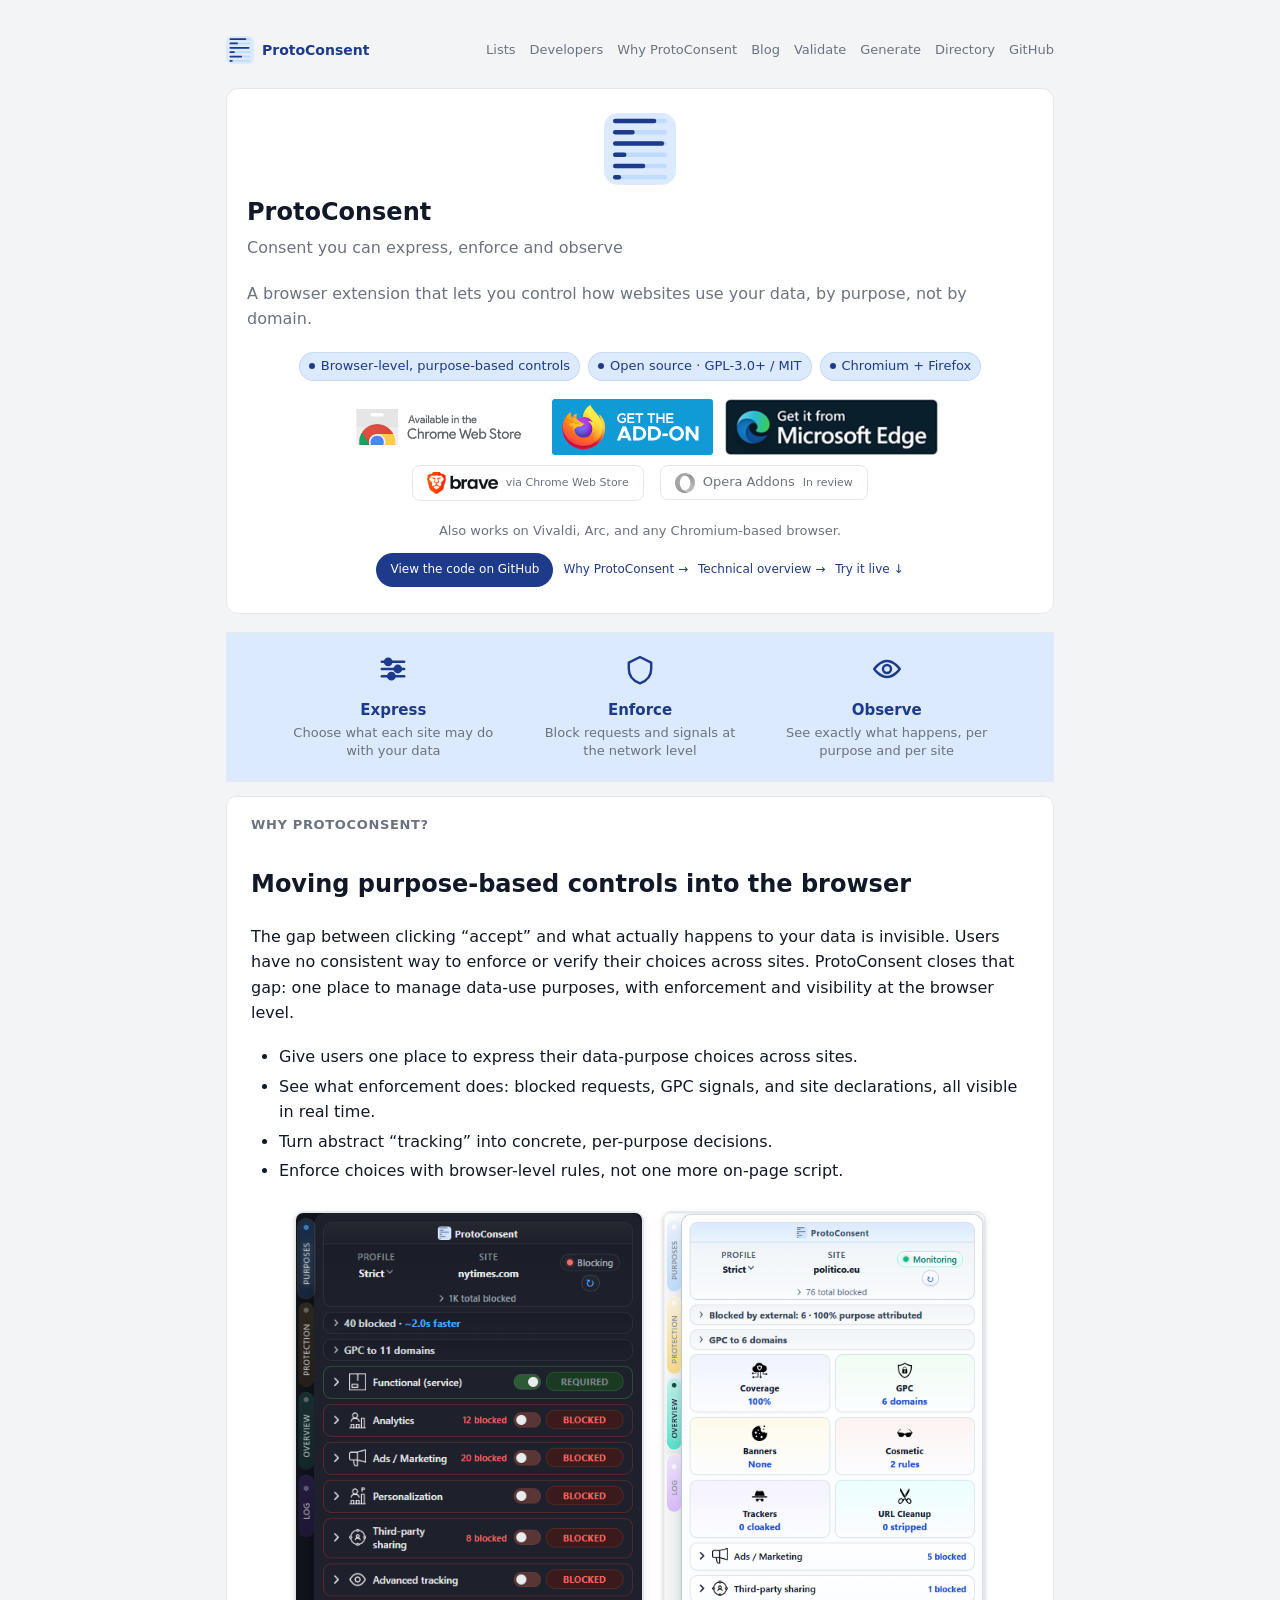
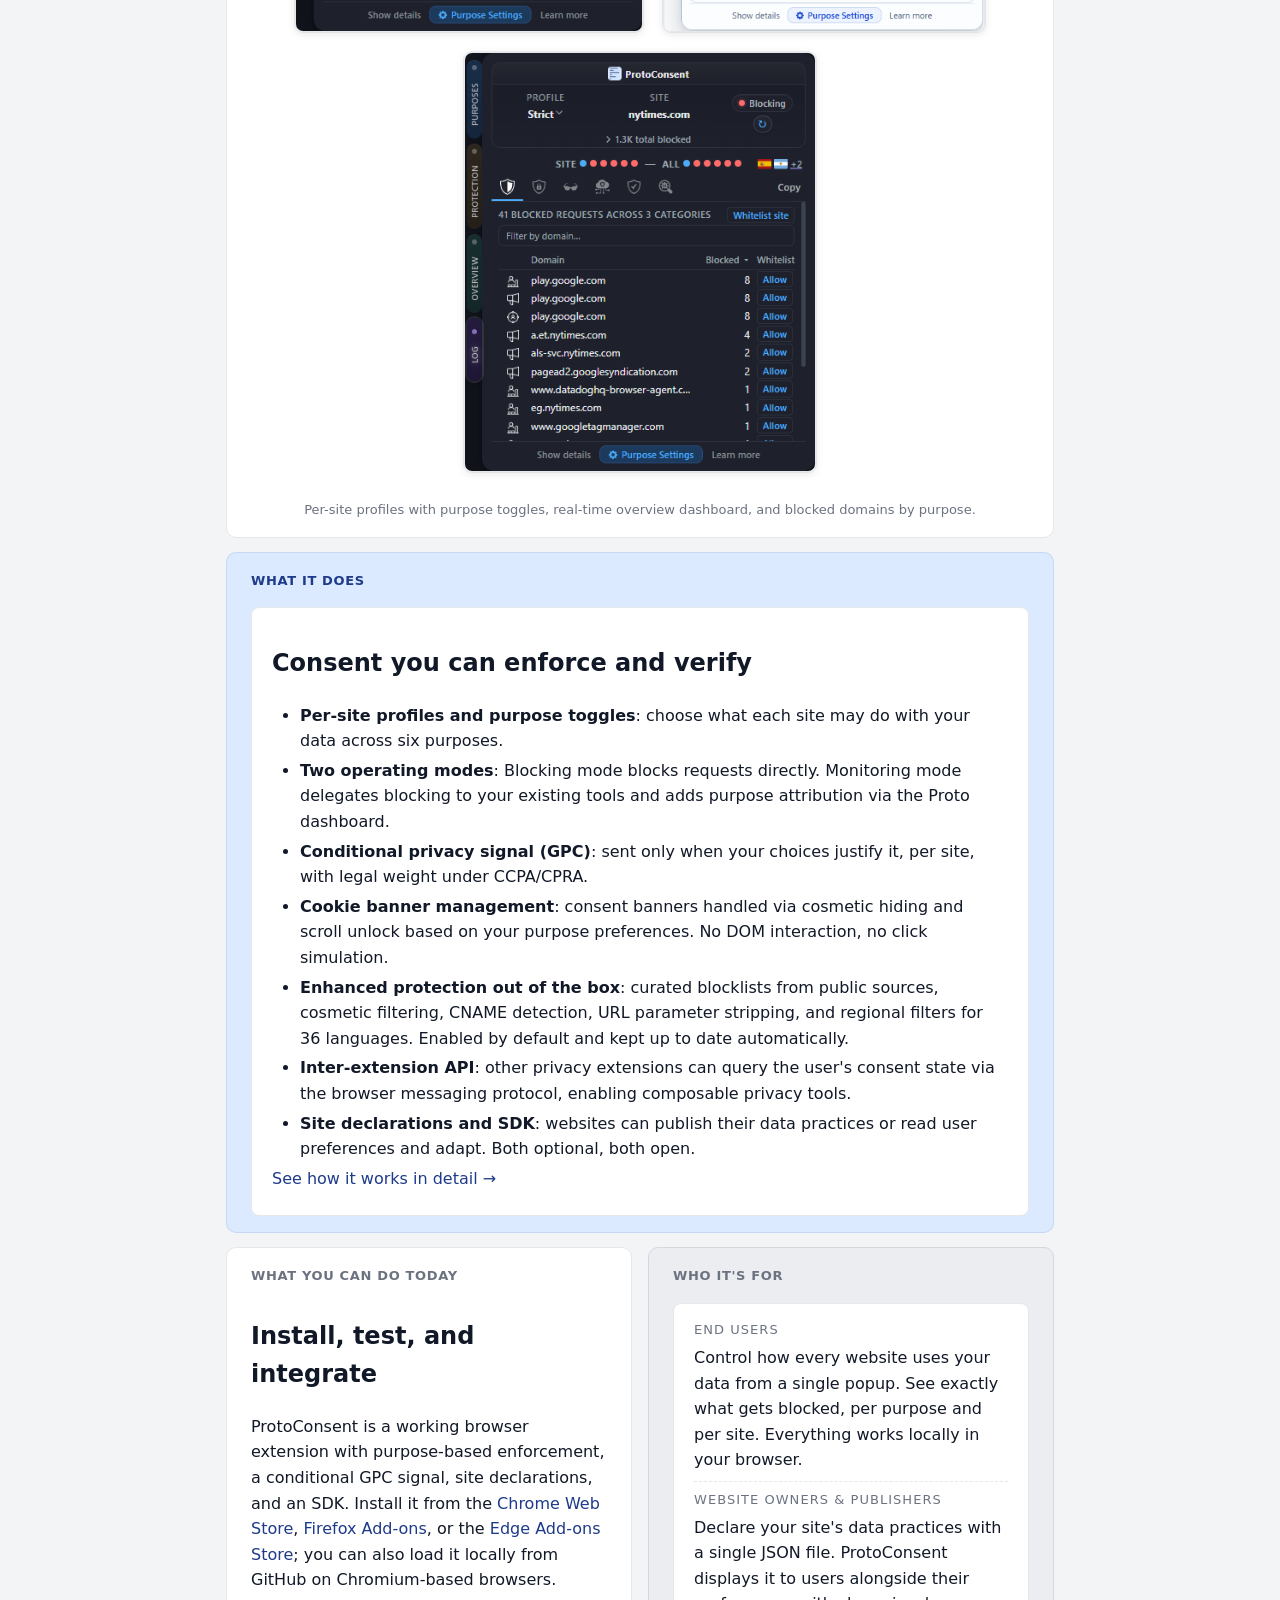
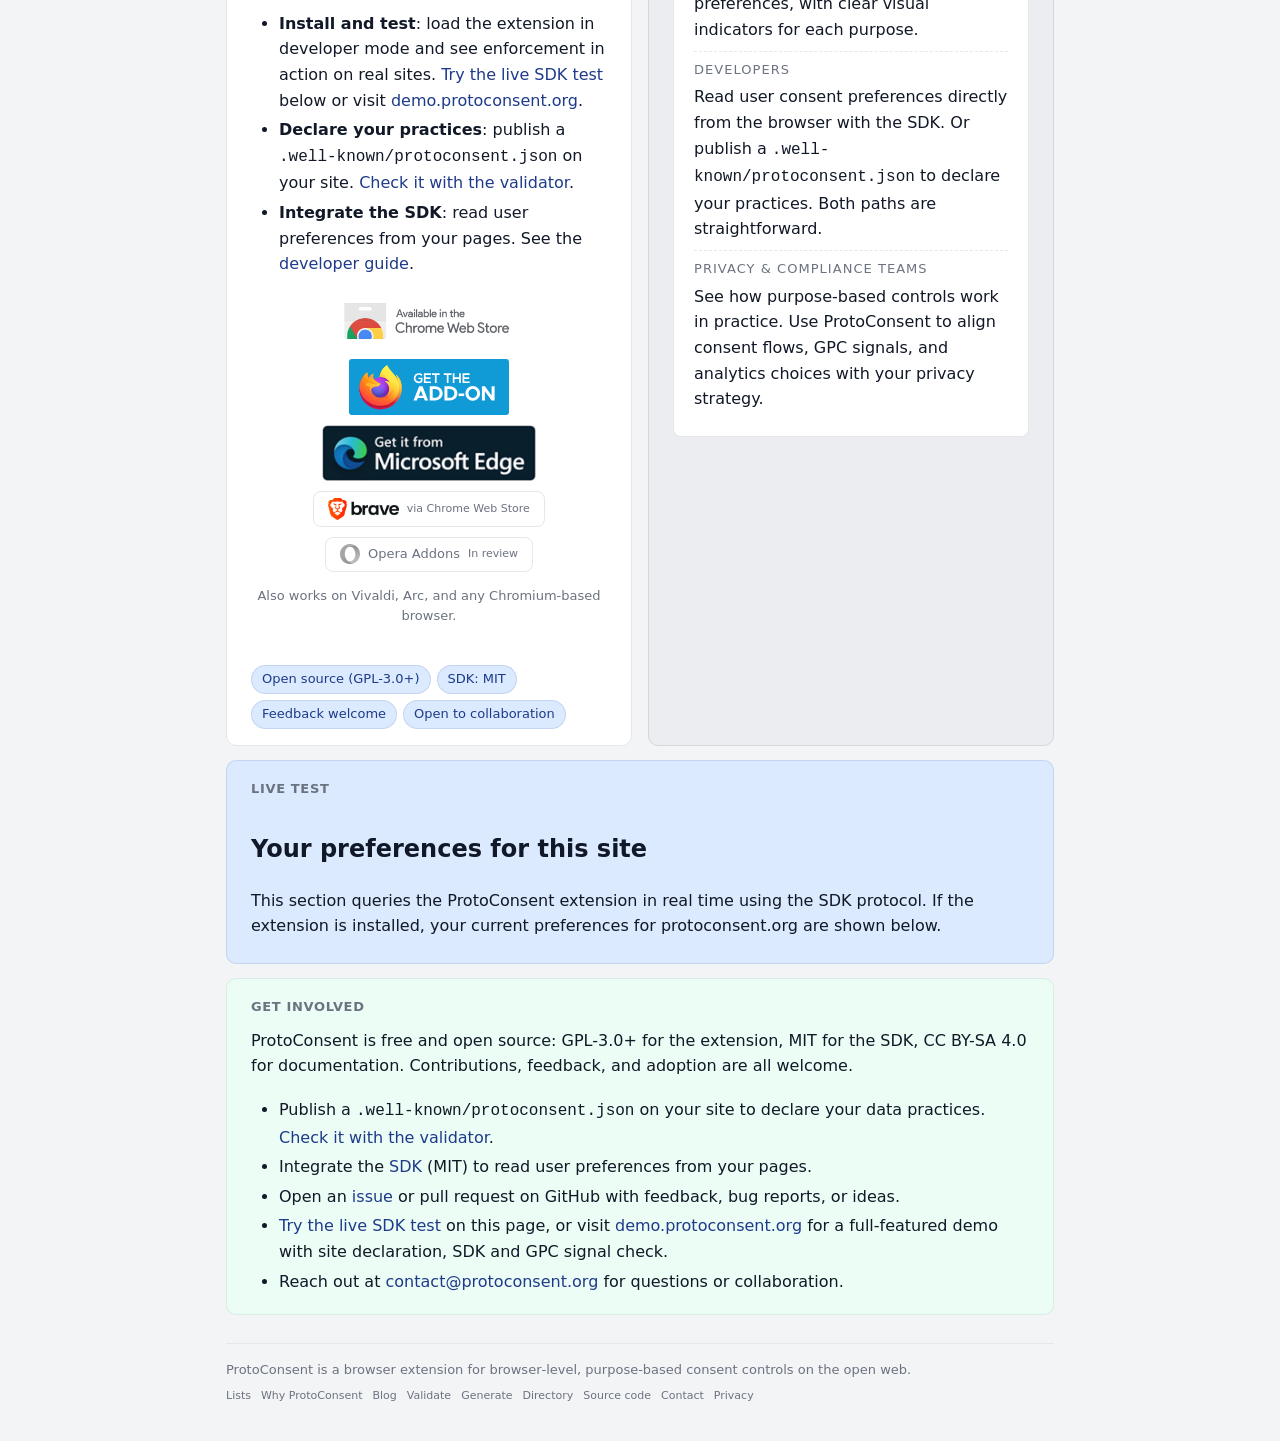
<file: index.html>
<!DOCTYPE html>
<!--
  ProtoConsent browser extension
  Copyright (C) 2026 ProtoConsent contributors
  SPDX-License-Identifier: GPL-3.0-or-later
-->
<html lang="en">
<head>
  <meta charset="UTF-8">
  <title>ProtoConsent | Browser extension for purpose-based privacy and tracker blocking</title>
  <link rel="icon" type="image/svg+xml" sizes="any" href="assets/logo/protoconsent_logo_bold.svg">
  <link rel="icon" type="image/png" sizes="32x32" href="assets/logo/protoconsent_logo_32.png">
  <meta name="viewport" content="width=device-width, initial-scale=1">
  <meta name="description" content="ProtoConsent is a user-side browser extension to control how websites may use your data, expressed in terms of purposes, from inside your browser.">

  <!-- Open Graph -->
  <meta property="og:title" content="ProtoConsent | Browser extension for purpose-based privacy and tracker blocking">
  <meta property="og:description" content="A browser extension to control how websites may use your data, expressed in terms of purposes, from inside your browser.">
  <meta property="og:type" content="website">
  <meta property="og:url" content="https://protoconsent.org/">
  <meta property="og:image" content="https://protoconsent.org/assets/logo/protoconsent_logo_256.png">

  <!-- Twitter Card -->
  <meta name="twitter:card" content="summary">
  <meta name="twitter:title" content="ProtoConsent | Browser extension for purpose-based privacy and tracker blocking">
  <meta name="twitter:description" content="A browser extension to control how websites may use your data, expressed in terms of purposes, from inside your browser.">
  <meta name="twitter:image" content="https://protoconsent.org/assets/logo/protoconsent_logo_256.png">

  <meta http-equiv="Content-Security-Policy" content="default-src 'none'; script-src 'self'; style-src 'self'; img-src 'self'; form-action 'none'; base-uri 'none';">
  <link rel="stylesheet" href="assets/css/style.css">
</head>
<body>
  <a href="#main-content" class="skip-link">Skip to content</a>
  <div class="page">
    <div class="container">
<!-- HEADER-START -->
      <header>
        <div class="brand">
          <img src="assets/logo/protoconsent_logo_bold.svg" alt="ProtoConsent" class="brand-mark" width="28" height="28">
          <div class="brand-name">ProtoConsent</div>
        </div>
        <input type="checkbox" id="nav-toggle" class="nav-toggle" aria-hidden="true">
        <label for="nav-toggle" class="nav-toggle-label" aria-label="Toggle menu"><span></span></label>
        <nav class="header-links-nav" aria-label="Main">
          <a class="header-link" href="lists.html">Lists</a>
          <a class="header-link" href="developers.html">Developers</a>
          <a class="header-link" href="why.html">Why ProtoConsent</a>
          <a class="header-link" href="blog/">Blog</a>
          <a class="header-link" href="validate.html">Validate</a>
          <a class="header-link" href="generate.html">Generate</a>
          <a class="header-link" href="directory.html">Directory</a>
          <a class="header-link" href="https://github.com/ProtoConsent/ProtoConsent" target="_blank" rel="noopener noreferrer">GitHub</a>
        </nav>
      </header>
      <!-- HEADER-END -->

      <main id="main-content">
        <!-- HERO -->
        <section class="hero">
          <img src="assets/logo/protoconsent_logo_bold.svg" alt="ProtoConsent logo" class="hero-logo" width="72" height="72">
          <h1 class="hero-title">ProtoConsent</h1>
          <p class="hero-subtitle">
            Consent you can express, enforce and observe
          </p>
          <p class="hero-subtitle">
            A browser extension that lets you control how websites use your data, by purpose, not by domain.
          </p>

          <div class="hero-badges">
            <div class="badge">
              <span class="badge-dot"></span>
              <span>Browser‑level, purpose‑based controls</span>
            </div>
            <div class="badge">
              <span class="badge-dot"></span>
              <span>Open source · GPL‑3.0+ / MIT</span>
            </div>
            <div class="badge">
              <span class="badge-dot"></span>
              <span>Chromium + Firefox</span>
            </div>
          </div>

          <div class="store-badges-row">
            <a class="store-badge-official" href="https://chromewebstore.google.com/detail/protoconsent/dkcdkdcclhofocmkecccmikkfmfgfdlb" target="_blank" rel="noopener noreferrer">
              <img src="assets/icons/chrome-badge.png" alt="ProtoConsent available in the Chrome Web Store" height="56">
            </a>
            <a class="store-badge-official" href="https://addons.mozilla.org/addon/protoconsent/" target="_blank" rel="noopener noreferrer">
              <img src="assets/icons/firefox-addon.svg" alt="ProtoConsent available on Firefox Add-ons" height="56">
            </a>
            <a class="store-badge-official" href="https://microsoftedge.microsoft.com/addons/detail/protoconsent/djghmcahfjgmeiocpgkdgengofconfoo" target="_blank" rel="noopener noreferrer">
              <img src="assets/icons/microsoft-edge-add-ons-badge.png" alt="Get ProtoConsent from Microsoft Edge Add-ons" height="56">
            </a>
          </div>
          <div class="store-badges-row store-badges-secondary">
            <a class="store-badge-pending" href="https://chromewebstore.google.com/detail/protoconsent/dkcdkdcclhofocmkecccmikkfmfgfdlb" target="_blank" rel="noopener noreferrer">
              <img src="assets/icons/brave.png" alt="Brave" height="20"> <span class="store-badge-note">via Chrome Web Store</span>
            </a>
            <span class="store-badge-pending">
              <img src="assets/icons/opera.svg" alt="Opera" width="20" height="20"> Opera Addons <span class="store-badge-note">In review</span>
            </span>
            <span class="store-badge-compat">Also works on Vivaldi, Arc, and any Chromium-based browser.</span>
          </div>

          <div class="hero-actions">
            <a class="btn-primary" href="https://github.com/ProtoConsent/ProtoConsent" target="_blank" rel="noopener noreferrer">
              View the code on GitHub
            </a>
            <a class="btn-secondary" href="why.html">
              Why ProtoConsent →
            </a>
            <a class="btn-secondary" href="#how-it-works">
              Technical overview →
            </a>
            <a class="btn-secondary" href="#live-test">
              Try it live ↓
            </a>
          </div>
        </section>

        <section class="hero-meta" aria-label="Core principles">
          <div class="hero-pillars">
            <div class="hero-pillar">
              <svg class="hero-pillar-icon" aria-hidden="true" xmlns="http://www.w3.org/2000/svg" width="32" height="32" viewBox="0 0 20 20" fill="none" stroke="currentColor" stroke-width="1.5" stroke-linecap="round" stroke-linejoin="round"><line x1="3" y1="5.5" x2="17" y2="5.5"/><circle cx="7" cy="5.5" r="2" fill="var(--pc-blue)"/><line x1="3" y1="10" x2="17" y2="10"/><circle cx="13" cy="10" r="2" fill="var(--pc-blue)"/><line x1="3" y1="14.5" x2="17" y2="14.5"/><circle cx="9" cy="14.5" r="2" fill="var(--pc-blue)"/></svg>
              <div class="hero-pillar-label">Express</div>
              <div class="hero-pillar-desc">Choose what each site may do with your data</div>
            </div>
            <div class="hero-pillar">
              <svg class="hero-pillar-icon" aria-hidden="true" xmlns="http://www.w3.org/2000/svg" width="32" height="32" viewBox="0 0 20 20" fill="none" stroke="currentColor" stroke-width="1.5" stroke-linecap="round" stroke-linejoin="round"><path d="M10 2.5l7 3.5v4c0 4.5-3 7.5-7 9-4-1.5-7-4.5-7-9V6z"/></svg>
              <div class="hero-pillar-label">Enforce</div>
              <div class="hero-pillar-desc">Block requests and signals at the network level</div>
            </div>
            <div class="hero-pillar">
              <svg class="hero-pillar-icon" aria-hidden="true" xmlns="http://www.w3.org/2000/svg" width="32" height="32" viewBox="0 0 20 20" fill="none" stroke="currentColor" stroke-width="1.5" stroke-linecap="round" stroke-linejoin="round"><path d="M2 10s3.5-5 8-5 8 5 8 5-3.5 5-8 5-8-5-8-5z"/><circle cx="10" cy="10" r="2.5"/></svg>
              <div class="hero-pillar-label">Observe</div>
              <div class="hero-pillar-desc">See exactly what happens, per purpose and per site</div>
            </div>
          </div>
        </section>

        <!-- WHY -->
        <section class="card card-spaced">
          <div class="card-title">Why ProtoConsent?</div>
          <h2>Moving purpose-based controls into the browser</h2>
          <p>
            The gap between clicking &ldquo;accept&rdquo; and what actually happens to your data is invisible. Users have no consistent way to enforce or verify their choices across sites. ProtoConsent closes that gap: one place to manage data-use purposes, with enforcement and visibility at the browser level.
          </p>
          <ul>
            <li>Give users one place to express their data-purpose choices across sites.</li>
            <li>See what enforcement does: blocked requests, GPC signals, and site declarations, all visible in real time.</li>
            <li>Turn abstract &ldquo;tracking&rdquo; into concrete, per-purpose decisions.</li>
            <li>Enforce choices with browser-level rules, not one more on-page script.</li>
          </ul>
          <figure class="screenshot screenshot-pair">
            <img src="assets/screenshots/popup-profile-dark.png" alt="ProtoConsent popup with per-site profile and purpose toggles (dark mode)">
            <img src="assets/screenshots/popup-overview-monitoring.png" alt="Overview tab with signal status and purpose-attributed blocks">
            <img src="assets/screenshots/popup-log-domains-dark.png" alt="Log tab showing blocked domains by purpose (dark mode)">
            <figcaption>
              Per-site profiles with purpose toggles, real-time overview dashboard, and blocked domains by purpose.
            </figcaption>
          </figure>
        </section>

        <!-- WHAT IT DOES -->
        <section class="card card-spaced card-alt" id="how-it-works">
          <div class="card-title">What it does</div>
          <div class="card-inset">
            <h2>Consent you can enforce and verify</h2>
            <ul>
              <li><strong>Per-site profiles and purpose toggles</strong>: choose what each site may do with your data across six purposes.</li>
              <li><strong>Two operating modes</strong>: Blocking mode blocks requests directly. Monitoring mode delegates blocking to your existing tools and adds purpose attribution via the Proto dashboard.</li>
              <li><strong>Conditional privacy signal (GPC)</strong>: sent only when your choices justify it, per site, with legal weight under CCPA/CPRA.</li>
              <li><strong>Cookie banner management</strong>: consent banners handled via cosmetic hiding and scroll unlock based on your purpose preferences. No DOM interaction, no click simulation.</li>
              <li><strong>Enhanced protection out of the box</strong>: curated blocklists from public sources, cosmetic filtering, CNAME detection, URL parameter stripping, and regional filters for 36 languages. Enabled by default and kept up to date automatically.</li>
              <li><strong>Inter-extension API</strong>: other privacy extensions can query the user's consent state via the browser messaging protocol, enabling composable privacy tools.</li>
              <li><strong>Site declarations and SDK</strong>: websites can publish their data practices or read user preferences and adapt. Both optional, both open.</li>
            </ul>
            <p>
              <a href="developers.html">See how it works in detail &rarr;</a>
            </p>
          </div>
        </section>

        <!-- WHO + WHAT YOU CAN DO -->
        <section class="grid grid-spaced">
          <article class="card">
            <div class="card-title">What you can do today</div>
            <h2>Install, test, and integrate</h2>
            <p>
              ProtoConsent is a working browser extension with purpose-based enforcement,
              a conditional GPC signal, site declarations, and an SDK. Install it from the <a href="https://chromewebstore.google.com/detail/protoconsent/dkcdkdcclhofocmkecccmikkfmfgfdlb" target="_blank" rel="noopener noreferrer">Chrome Web Store</a>, <a href="https://addons.mozilla.org/addon/protoconsent/" target="_blank" rel="noopener noreferrer">Firefox Add-ons</a>, or the <a href="https://microsoftedge.microsoft.com/addons/detail/protoconsent/djghmcahfjgmeiocpgkdgengofconfoo" target="_blank" rel="noopener noreferrer">Edge Add-ons Store</a>; you can also load it locally from GitHub on Chromium-based browsers.
            </p>
            <ul>
              <li><strong>Install and test</strong>: load the extension in developer mode and see enforcement in action on real sites. <a href="#live-test">Try the live SDK test</a> below or visit <a href="https://demo.protoconsent.org" target="_blank" rel="noopener noreferrer">demo.protoconsent.org</a>.</li>
              <li><strong>Declare your practices</strong>: publish a <code>.well-known/protoconsent.json</code> on your site. <a href="validate.html">Check it with the validator</a>.</li>
              <li><strong>Integrate the SDK</strong>: read user preferences from your pages. See the <a href="developers.html">developer guide</a>.</li>
            </ul>

            <div class="store-badges store-badges-stack">
              <a class="store-badge-official" href="https://chromewebstore.google.com/detail/protoconsent/dkcdkdcclhofocmkecccmikkfmfgfdlb" target="_blank" rel="noopener noreferrer">
                <img src="assets/icons/chrome-badge.png" alt="ProtoConsent available in the Chrome Web Store" height="56">
              </a>
              <a class="store-badge-official" href="https://addons.mozilla.org/addon/protoconsent/" target="_blank" rel="noopener noreferrer">
                <img src="assets/icons/firefox-addon.svg" alt="ProtoConsent available on Firefox Add-ons" height="56">
              </a>
              <a class="store-badge-official" href="https://microsoftedge.microsoft.com/addons/detail/protoconsent/djghmcahfjgmeiocpgkdgengofconfoo" target="_blank" rel="noopener noreferrer">
                <img src="assets/icons/microsoft-edge-add-ons-badge.png" alt="Get ProtoConsent from Microsoft Edge Add-ons" height="56">
              </a>
              <a class="store-badge-pending" href="https://chromewebstore.google.com/detail/protoconsent/dkcdkdcclhofocmkecccmikkfmfgfdlb" target="_blank" rel="noopener noreferrer">
                <img src="assets/icons/brave.png" alt="Brave" height="20"> <span class="store-badge-note">via Chrome Web Store</span>
              </a>
              <span class="store-badge-pending">
                <img src="assets/icons/opera.svg" alt="Opera" width="20" height="20"> Opera Addons <span class="store-badge-note">In review</span>
              </span>
              <span class="store-badge-compat">Also works on Vivaldi, Arc, and any Chromium-based browser.</span>
            </div>

            <div class="pill-row">
              <span class="pill">Open source (GPL-3.0+)</span>
              <span class="pill">SDK: MIT</span>
              <span class="pill">Feedback welcome</span>
              <span class="pill">Open to collaboration</span>
            </div>
          </article>

          <article class="card card-muted">
            <div class="card-title">Who it's for</div>

            <div class="card-inset">
              <div class="audience-block">
                <div class="audience-label">End users</div>
                <p>
                  Control how every website uses your data from a single popup. See exactly what gets blocked, per purpose and per site. Everything works locally in your browser.
                </p>
              </div>

              <div class="audience-block">
                <div class="audience-label">Website owners &amp; publishers</div>
                <p>
                  Declare your site's data practices with a single JSON file. ProtoConsent displays it to users alongside their preferences, with clear visual indicators for each purpose.
                </p>
              </div>

              <div class="audience-block">
                <div class="audience-label">Developers</div>
                <p>
                  Read user consent preferences directly from the browser with the SDK. Or publish a <code>.well-known/protoconsent.json</code> to declare your practices. Both paths are straightforward.
                </p>
              </div>

              <div class="audience-block">
                <div class="audience-label">Privacy &amp; compliance teams</div>
                <p>
                  See how purpose-based controls work in practice. Use ProtoConsent to align consent flows, GPC signals, and analytics choices with your privacy strategy.
                </p>
              </div>
            </div>
          </article>
        </section>

        <!-- LIVE SDK TEST -->
        <section class="card card-spaced sdk-demo-card" id="live-test">
          <div class="card-title">Live test</div>
          <h2>Your preferences for this site</h2>
          <p>
            This section queries the ProtoConsent extension in real time using the SDK protocol.
            If the extension is installed, your current preferences for protoconsent.org are shown below.
          </p>
          <div id="sdk-demo-result" aria-live="polite"></div>
        </section>

        <!-- GET INVOLVED -->
        <section class="card card-spaced card-mint">
          <div class="card-title">Get involved</div>
          <p class="cta-text">
            ProtoConsent is free and open source: GPL-3.0+ for the extension, MIT for the SDK, CC BY-SA 4.0 for documentation. Contributions, feedback, and adoption are all welcome.
          </p>
          <ul>
            <li>Publish a <code>.well-known/protoconsent.json</code> on your site to declare your data practices. <a href="validate.html">Check it with the validator</a>.</li>
            <li>Integrate the <a href="https://github.com/ProtoConsent/ProtoConsent/tree/main/sdk" target="_blank" rel="noopener noreferrer">SDK</a> (MIT) to read user preferences from your pages.</li>
            <li>Open an <a href="https://github.com/ProtoConsent/ProtoConsent/issues" target="_blank" rel="noopener noreferrer">issue</a> or pull request on GitHub with feedback, bug reports, or ideas.</li>
            <li><a href="#live-test">Try the live SDK test</a> on this page, or visit <a href="https://demo.protoconsent.org" target="_blank" rel="noopener noreferrer">demo.protoconsent.org</a> for a full-featured demo with site declaration, SDK and GPC signal check.</li>
            <li>Reach out at <a href="mailto:contact@protoconsent.org">contact@protoconsent.org</a> for questions or collaboration.</li>
          </ul>
        </section>
      </main>

<!-- FOOTER-START -->
      <footer>
        <div>
          ProtoConsent is a browser extension for browser‑level, purpose‑based consent controls on the open web.
        </div>
        <nav class="footer-links" aria-label="Footer">
          <a href="lists.html">Lists</a>
          <a href="why.html">Why ProtoConsent</a>
          <a href="blog/">Blog</a>
          <a href="validate.html">Validate</a>
          <a href="generate.html">Generate</a>
          <a href="directory.html">Directory</a>
          <a href="https://github.com/ProtoConsent/ProtoConsent" target="_blank" rel="noopener noreferrer">Source code</a>
          <a href="mailto:contact@protoconsent.org">Contact</a>
          <a href="privacy.html">Privacy</a>
        </nav>
      </footer>
      <!-- FOOTER-END -->
    </div>
  </div>
  <script src="assets/js/sdk-demo.js"></script>
</body>
</html>
</file>
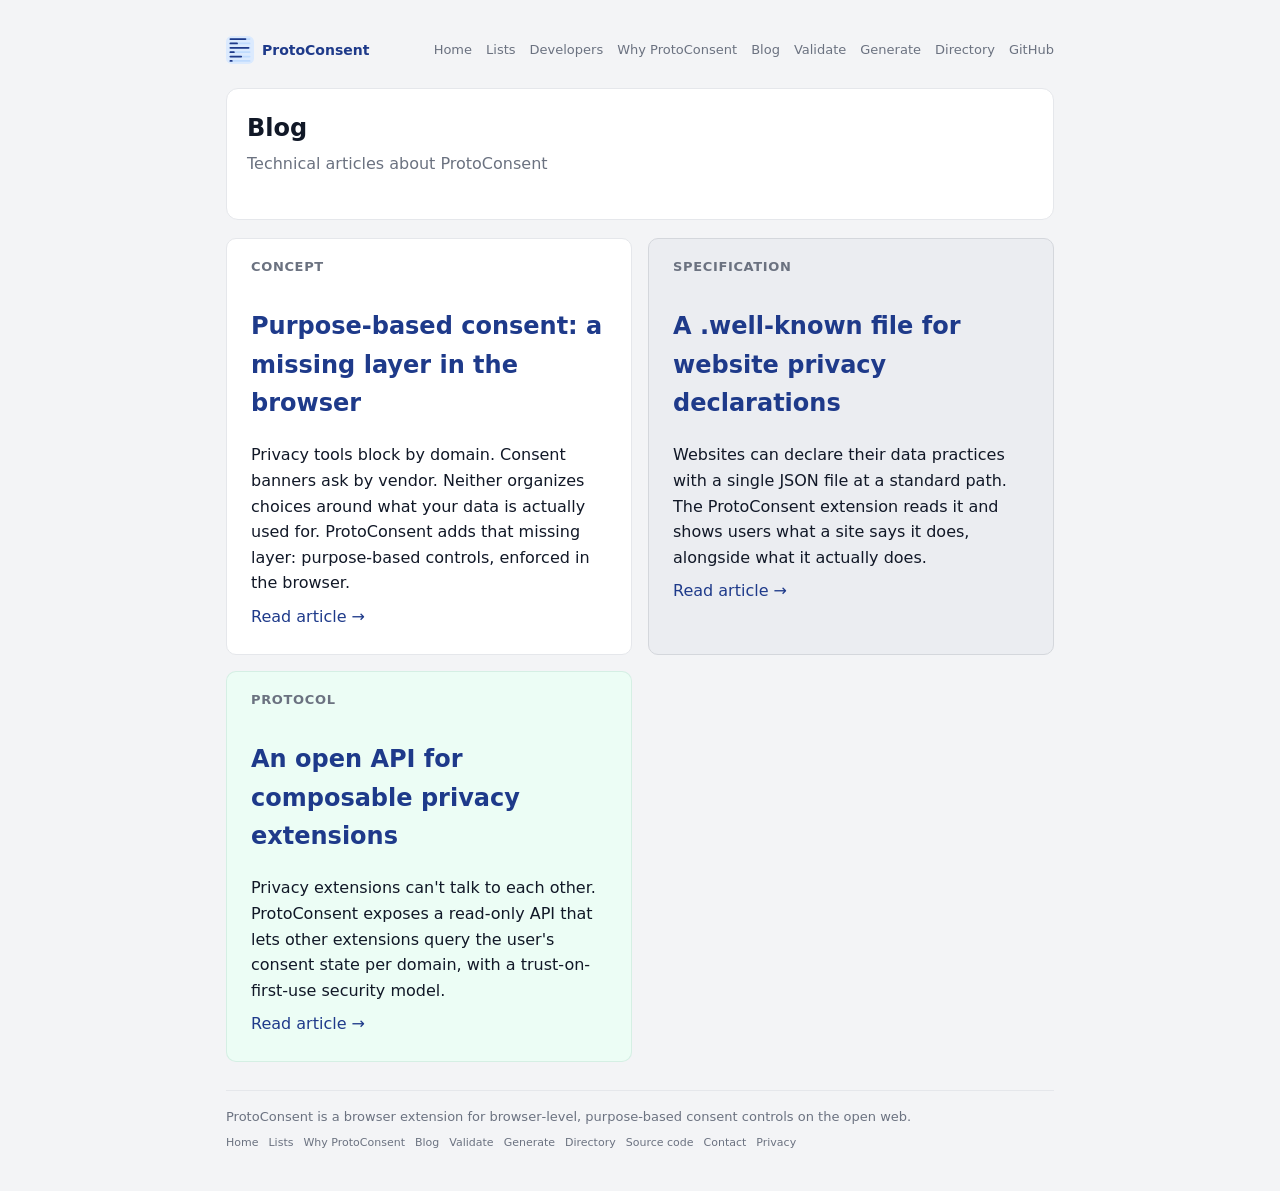
<file: blog/index.html>
<!DOCTYPE html>
<!--
  ProtoConsent browser extension
  Copyright (C) 2026 ProtoConsent contributors
  SPDX-License-Identifier: GPL-3.0-or-later
-->
<html lang="en">
<head>
  <meta charset="UTF-8">
  <title>Blog | ProtoConsent design notes and technical deep dives</title>
  <link rel="icon" type="image/svg+xml" sizes="any" href="../assets/logo/protoconsent_logo_bold.svg">
  <link rel="icon" type="image/png" sizes="32x32" href="../assets/logo/protoconsent_logo_32.png">
  <meta name="viewport" content="width=device-width, initial-scale=1">
  <meta name="description" content="Technical articles about ProtoConsent: purpose-based consent, CMP auto-response, site declarations, and browser-level privacy controls.">

  <!-- Open Graph -->
  <meta property="og:title" content="Blog | ProtoConsent design notes and technical deep dives">
  <meta property="og:description" content="Technical articles about purpose-based consent controls in the browser.">
  <meta property="og:type" content="website">
  <meta property="og:url" content="https://protoconsent.org/blog/">
  <meta property="og:image" content="https://protoconsent.org/assets/logo/protoconsent_logo_256.png">

  <!-- Twitter Card -->
  <meta name="twitter:card" content="summary">
  <meta name="twitter:title" content="Blog | ProtoConsent design notes and technical deep dives">
  <meta name="twitter:description" content="Technical articles about purpose-based consent controls in the browser.">
  <meta name="twitter:image" content="https://protoconsent.org/assets/logo/protoconsent_logo_256.png">

  <meta http-equiv="Content-Security-Policy" content="default-src 'none'; style-src 'self'; img-src 'self'; form-action 'none'; base-uri 'none';">
  <link rel="stylesheet" href="../assets/css/style.css">
</head>
<body>
  <a href="#main-content" class="skip-link">Skip to content</a>
  <div class="page">
    <div class="container">
<!-- HEADER-START -->
      <header>
        <a href="../index.html" class="brand">
          <img src="../assets/logo/protoconsent_logo_bold.svg" alt="ProtoConsent" class="brand-mark" width="28" height="28">
          <div class="brand-name">ProtoConsent</div>
        </a>
        <input type="checkbox" id="nav-toggle" class="nav-toggle" aria-hidden="true">
        <label for="nav-toggle" class="nav-toggle-label" aria-label="Toggle menu"><span></span></label>
        <nav class="header-links-nav" aria-label="Main">
          <a class="header-link" href="../index.html">Home</a>
          <a class="header-link" href="../lists.html">Lists</a>
          <a class="header-link" href="../developers.html">Developers</a>
          <a class="header-link" href="../why.html">Why ProtoConsent</a>
          <a class="header-link" href="../blog/">Blog</a>
          <a class="header-link" href="../validate.html">Validate</a>
          <a class="header-link" href="../generate.html">Generate</a>
          <a class="header-link" href="../directory.html">Directory</a>
          <a class="header-link" href="https://github.com/ProtoConsent/ProtoConsent" target="_blank" rel="noopener noreferrer">GitHub</a>
        </nav>
      </header>
      <!-- HEADER-END -->

      <main id="main-content">
        <section class="hero">
          <h1 class="hero-title">Blog</h1>
          <p class="hero-subtitle">
            Technical articles about ProtoConsent
          </p>
        </section>

        <section class="grid grid-spaced">
          <article class="card">
            <div class="card-title">Concept</div>
            <h2><a href="purpose-based-consent-model.html">Purpose-based consent: a missing layer in the browser</a></h2>
            <p>
              Privacy tools block by domain. Consent banners ask by vendor. Neither organizes choices around what your data is actually used for. ProtoConsent adds that missing layer: purpose-based controls, enforced in the browser.
            </p>
            <p><a href="purpose-based-consent-model.html">Read article &rarr;</a></p>
          </article>

          <article class="card card-muted">
            <div class="card-title">Specification</div>
            <h2><a href="well-known-declaration.html">A .well-known file for website privacy declarations</a></h2>
            <p>
              Websites can declare their data practices with a single JSON file at a standard path. The ProtoConsent extension reads it and shows users what a site says it does, alongside what it actually does.
            </p>
            <p><a href="well-known-declaration.html">Read article &rarr;</a></p>
          </article>

          <article class="card card-mint">
            <div class="card-title">Protocol</div>
            <h2><a href="inter-extension-api.html">An open API for composable privacy extensions</a></h2>
            <p>
              Privacy extensions can't talk to each other. ProtoConsent exposes a read-only API that lets other extensions query the user's consent state per domain, with a trust-on-first-use security model.
            </p>
            <p><a href="inter-extension-api.html">Read article &rarr;</a></p>
          </article>
        </section>
      </main>

<!-- FOOTER-START -->
      <footer>
        <div>
          ProtoConsent is a browser extension for browser‑level, purpose‑based consent controls on the open web.
        </div>
        <nav class="footer-links" aria-label="Footer">
          <a href="../index.html">Home</a>
          <a href="../lists.html">Lists</a>
          <a href="../why.html">Why ProtoConsent</a>
          <a href="../blog/">Blog</a>
          <a href="../validate.html">Validate</a>
          <a href="../generate.html">Generate</a>
          <a href="../directory.html">Directory</a>
          <a href="https://github.com/ProtoConsent/ProtoConsent" target="_blank" rel="noopener noreferrer">Source code</a>
          <a href="mailto:contact@protoconsent.org">Contact</a>
          <a href="../privacy.html">Privacy</a>
        </nav>
      </footer>
      <!-- FOOTER-END -->
    </div>
  </div>
</body>
</html>
</file>
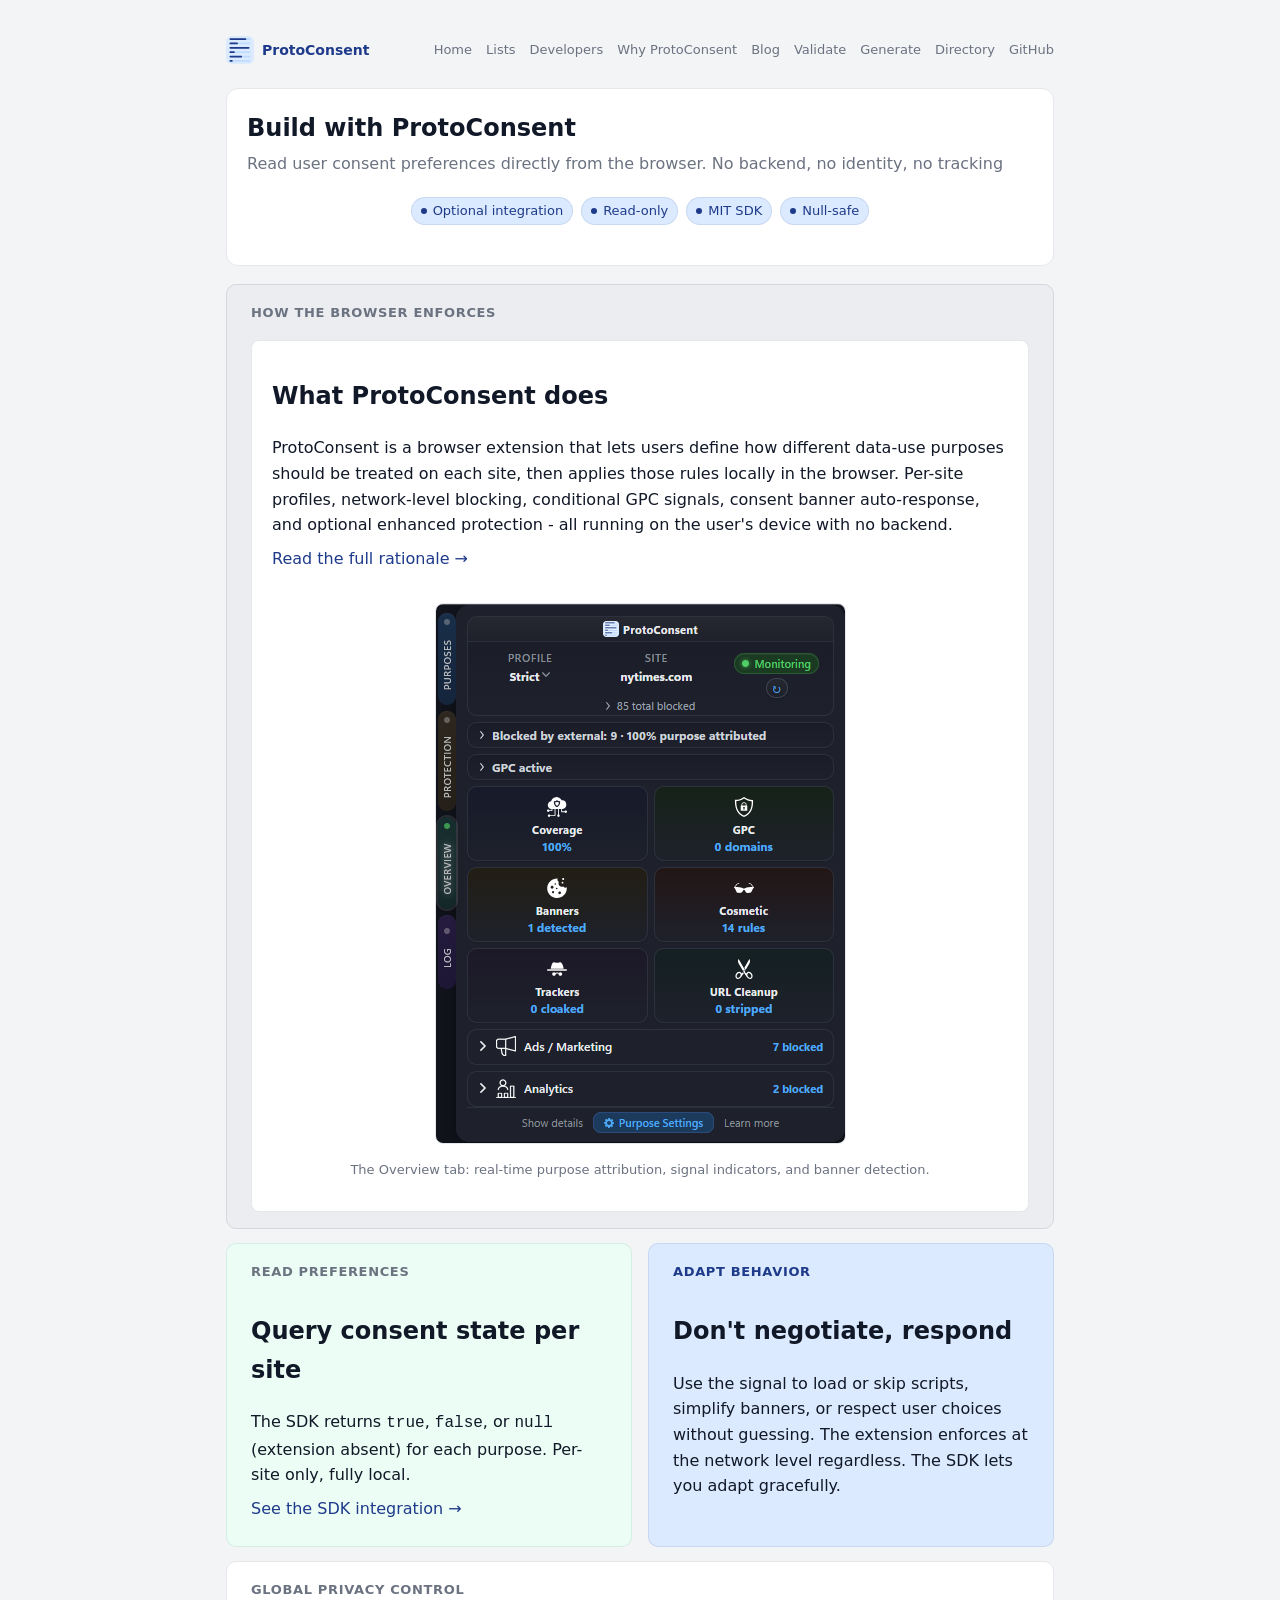
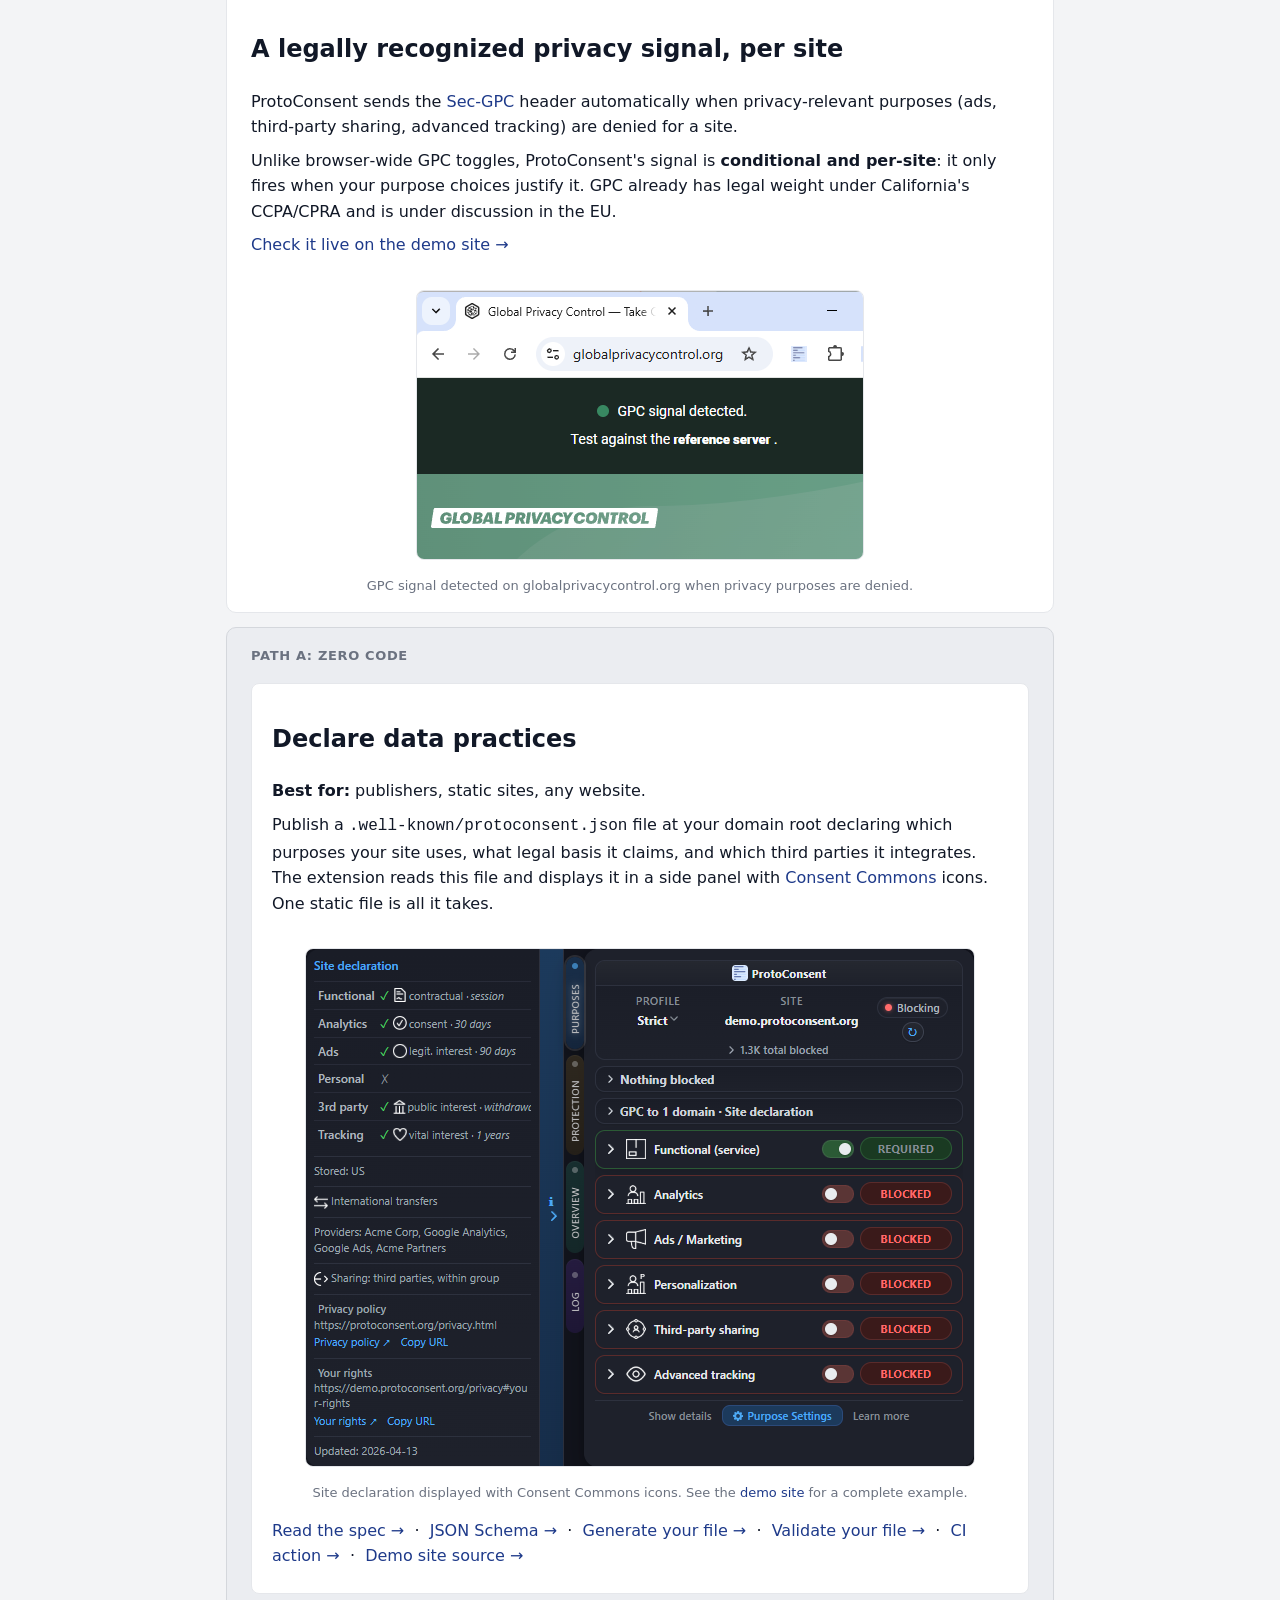
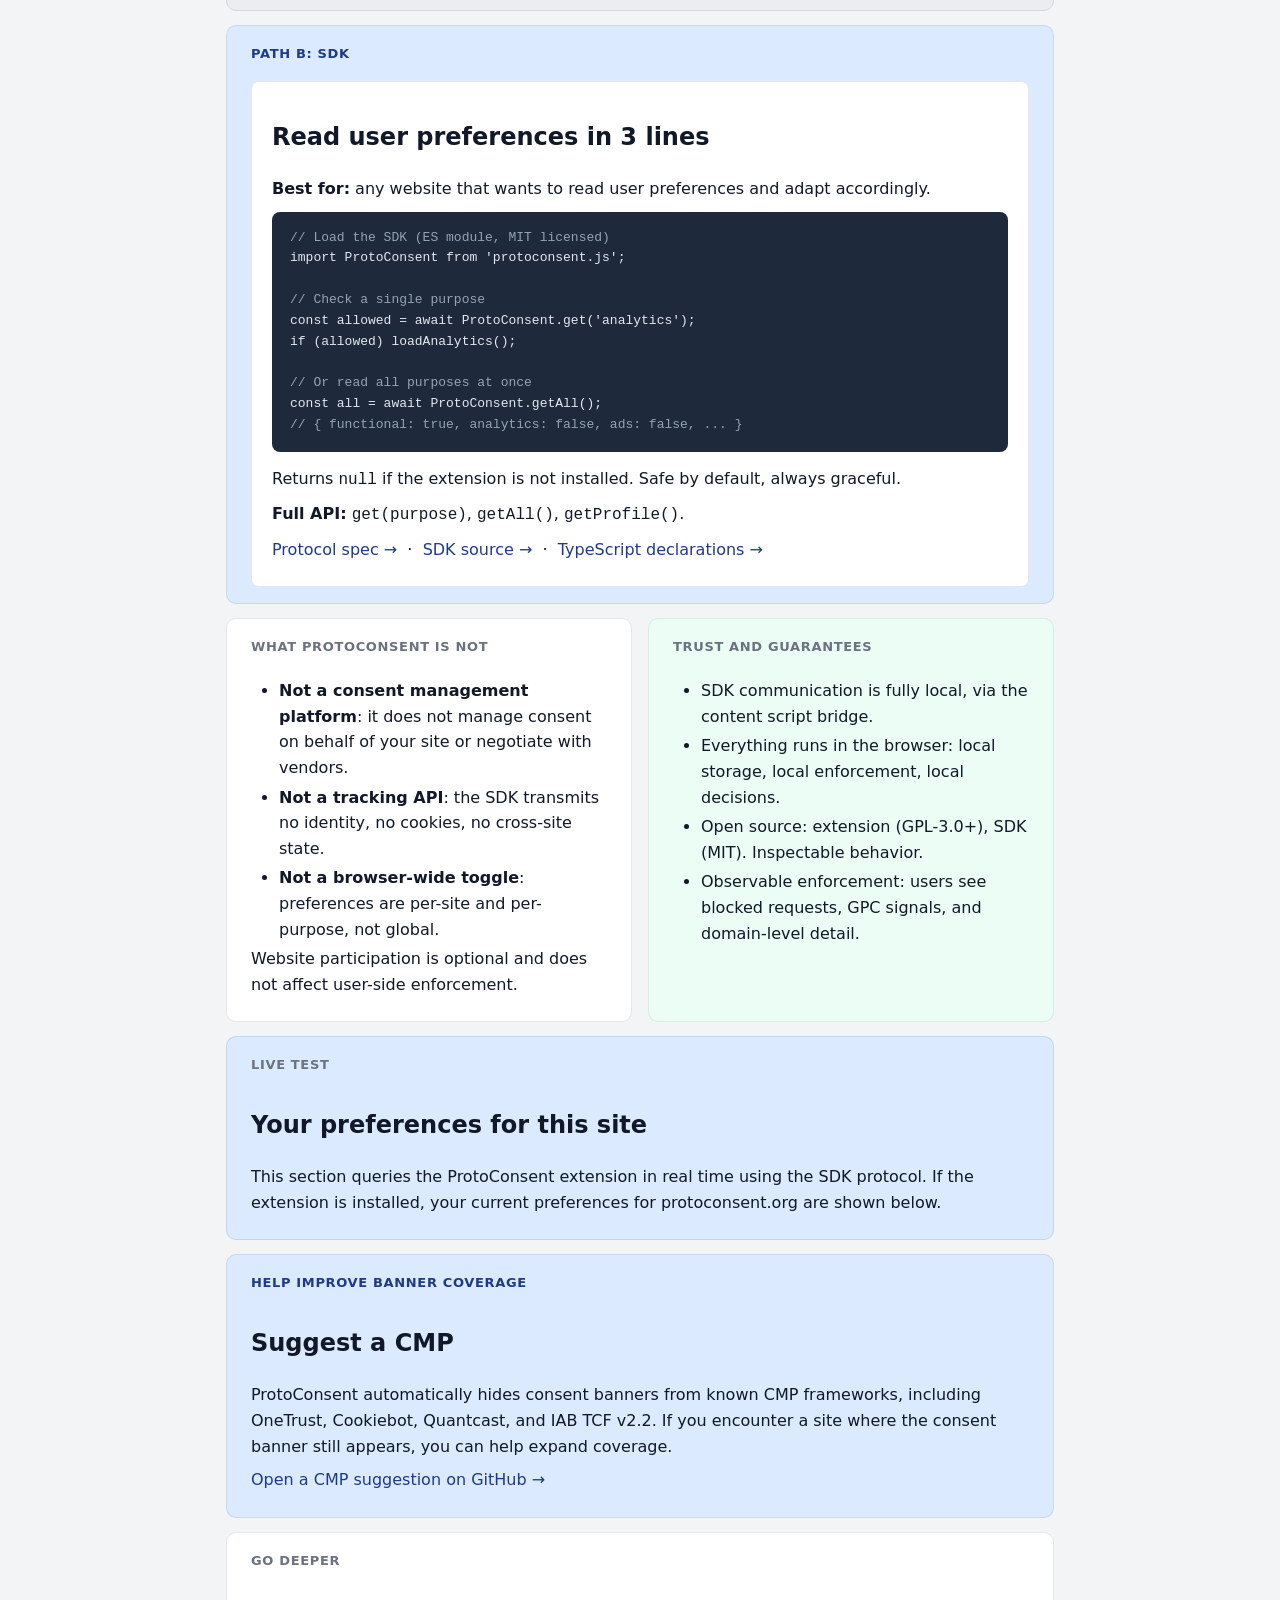
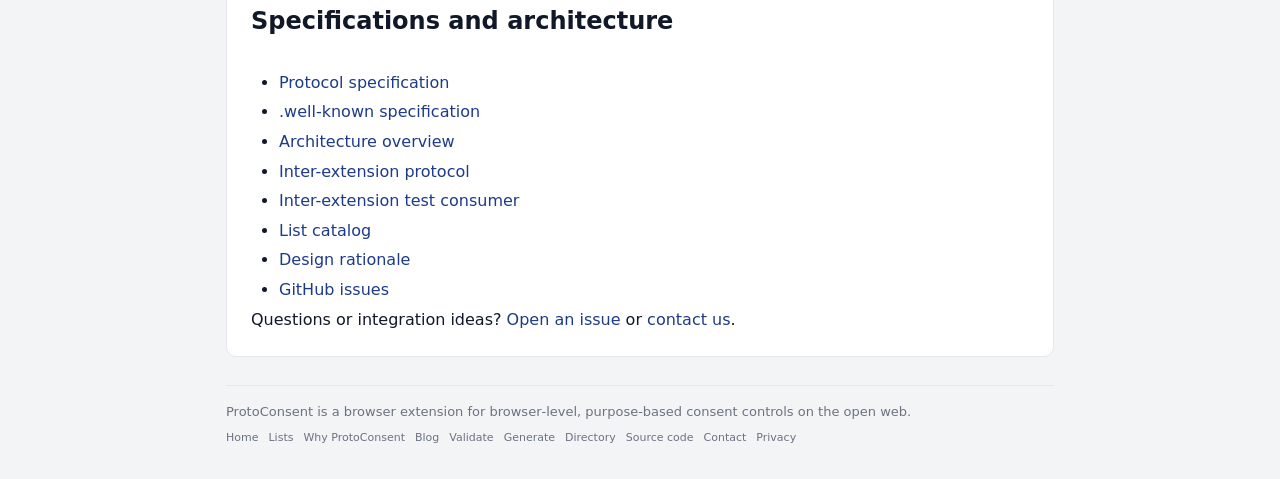
<file: developers.html>
<!DOCTYPE html>
<!--
  ProtoConsent browser extension
  Copyright (C) 2026 ProtoConsent contributors
  SPDX-License-Identifier: GPL-3.0-or-later
-->
<html lang="en">
<head>
  <meta charset="UTF-8">
  <title>Developers | Integrate purpose-based consent into your website</title>
  <link rel="icon" type="image/svg+xml" sizes="any" href="assets/logo/protoconsent_logo_bold.svg">
  <link rel="icon" type="image/png" sizes="32x32" href="assets/logo/protoconsent_logo_32.png">
  <meta name="viewport" content="width=device-width, initial-scale=1">
  <meta name="description" content="Build with ProtoConsent: read user consent preferences from the browser, declare your site's data practices, or adapt behavior with the SDK.">

  <!-- Open Graph -->
  <meta property="og:title" content="Developers | Integrate purpose-based consent into your website">
  <meta property="og:description" content="Read user consent preferences from the browser, declare your site's data practices, or adapt behavior with the SDK.">
  <meta property="og:type" content="article">
  <meta property="og:url" content="https://protoconsent.org/developers.html">
  <meta property="og:image" content="https://protoconsent.org/assets/logo/protoconsent_logo_256.png">

  <!-- Twitter Card -->
  <meta name="twitter:card" content="summary">
  <meta name="twitter:title" content="Developers | Integrate purpose-based consent into your website">
  <meta name="twitter:description" content="Read user consent preferences from the browser, declare your site's data practices, or adapt behavior with the SDK.">
  <meta name="twitter:image" content="https://protoconsent.org/assets/logo/protoconsent_logo_256.png">

  <meta http-equiv="Content-Security-Policy" content="default-src 'none'; script-src 'self'; style-src 'self'; img-src 'self'; form-action 'none'; base-uri 'none';">
  <link rel="stylesheet" href="assets/css/style.css">
</head>
<body>
  <a href="#main-content" class="skip-link">Skip to content</a>
  <div class="page">
    <div class="container">
<!-- HEADER-START -->
      <header>
        <a href="index.html" class="brand">
          <img src="assets/logo/protoconsent_logo_bold.svg" alt="ProtoConsent" class="brand-mark" width="28" height="28">
          <div class="brand-name">ProtoConsent</div>
        </a>
        <input type="checkbox" id="nav-toggle" class="nav-toggle" aria-hidden="true">
        <label for="nav-toggle" class="nav-toggle-label" aria-label="Toggle menu"><span></span></label>
        <nav class="header-links-nav" aria-label="Main">
          <a class="header-link" href="index.html">Home</a>
          <a class="header-link" href="lists.html">Lists</a>
          <a class="header-link" href="developers.html">Developers</a>
          <a class="header-link" href="why.html">Why ProtoConsent</a>
          <a class="header-link" href="blog/">Blog</a>
          <a class="header-link" href="validate.html">Validate</a>
          <a class="header-link" href="generate.html">Generate</a>
          <a class="header-link" href="directory.html">Directory</a>
          <a class="header-link" href="https://github.com/ProtoConsent/ProtoConsent" target="_blank" rel="noopener noreferrer">GitHub</a>
        </nav>
      </header>
      <!-- HEADER-END -->

      <main id="main-content">
        <!-- HERO -->
        <section class="hero">
          <h1 class="hero-title">Build with ProtoConsent</h1>
          <p class="hero-subtitle">
            Read user consent preferences directly from the browser. No backend, no identity, no tracking
          </p>
          <div class="hero-badges">
            <div class="badge">
              <span class="badge-dot"></span>
              <span>Optional integration</span>
            </div>
            <div class="badge">
              <span class="badge-dot"></span>
              <span>Read-only</span>
            </div>
            <div class="badge">
              <span class="badge-dot"></span>
              <span>MIT SDK</span>
            </div>
            <div class="badge">
              <span class="badge-dot"></span>
              <span>Null-safe</span>
            </div>
          </div>
        </section>

        <!-- HOW THE BROWSER ENFORCES -->
        <section class="card card-spaced card-muted">
          <div class="card-title">How the browser enforces</div>
          <div class="card-inset">
          <h2>What ProtoConsent does</h2>
          <p>
            ProtoConsent is a browser extension that lets users define how different data-use purposes should be treated on each site, then applies those rules locally in the browser. Per-site profiles, network-level blocking, conditional GPC signals, consent banner auto-response, and optional enhanced protection - all running on the user's device with no backend.
          </p>
          <p>
            <a href="why.html">Read the full rationale &rarr;</a>
          </p>
          <figure class="screenshot">
            <img src="assets/screenshots/popup-overview-monitoring-dark.png" alt="Overview tab observability dashboard (dark mode)">
            <figcaption>
              The Overview tab: real-time purpose attribution, signal indicators, and banner detection.
            </figcaption>
          </figure>
          </div>
        </section>

        <!-- WHAT DEVELOPERS CAN DO -->
        <section class="grid grid-spaced">
          <article class="card card-mint">
            <div class="card-title">Read preferences</div>
            <h2>Query consent state per site</h2>
            <p>
              The SDK returns <code>true</code>, <code>false</code>, or <code>null</code> (extension absent) for each purpose. Per-site only, fully local.
            </p>
            <p>
              <a href="#sdk-path">See the SDK integration &rarr;</a>
            </p>
          </article>

          <article class="card card-alt">
            <div class="card-title">Adapt behavior</div>
            <h2>Don't negotiate, respond</h2>
            <p>
              Use the signal to load or skip scripts, simplify banners, or respect user choices without guessing. The extension enforces at the network level regardless. The SDK lets you adapt gracefully.
            </p>
          </article>
        </section>

        <!-- GPC -->
        <section class="card card-spaced">
          <div class="card-title">Global Privacy Control</div>
          <h2>A legally recognized privacy signal, per site</h2>
          <p>
            ProtoConsent sends the <a href="https://globalprivacycontrol.org/" target="_blank" rel="noopener noreferrer">Sec‑GPC</a> header automatically when privacy‑relevant purposes (ads, third‑party sharing, advanced tracking) are denied for a site.
          </p>
          <p>
            Unlike browser‑wide GPC toggles, ProtoConsent's signal is <strong>conditional and per‑site</strong>: it only fires when your purpose choices justify it. GPC already has legal weight under California's CCPA/CPRA and is under discussion in the EU.
          </p>
          <p>
            <a href="https://demo.protoconsent.org/#gpc-test" target="_blank" rel="noopener noreferrer">Check it live on the demo site &rarr;</a>
          </p>
          <figure class="screenshot">
            <img src="assets/screenshots/gpc-demo-detected.png" alt="GPC signal detected on globalprivacycontrol.org">
            <figcaption>
              GPC signal detected on globalprivacycontrol.org when privacy purposes are denied.
            </figcaption>
          </figure>
        </section>

        <!-- INTEGRATION PATHS -->
        <section class="card card-spaced card-muted">
          <div class="card-title">Path A: Zero code</div>
          <div class="card-inset">
          <h2>Declare data practices</h2>
          <p>
            <strong>Best for:</strong> publishers, static sites, any website.
          </p>
          <p>
            Publish a <code>.well-known/protoconsent.json</code> file at your domain root declaring which purposes your site uses, what legal basis it claims, and which third parties it integrates. The extension reads this file and displays it in a side panel with <a href="https://consentcommons.com/" target="_blank" rel="noopener noreferrer">Consent Commons</a> icons. One static file is all it takes.
          </p>
          <figure class="screenshot">
            <img src="assets/screenshots/well-known-demo-detected-dark.png" alt="Site declaration side panel with Consent Commons icons (dark mode)">
            <figcaption>
              Site declaration displayed with Consent Commons icons. See the <a href="https://demo.protoconsent.org" target="_blank" rel="noopener noreferrer">demo site</a> for a complete example.
            </figcaption>
          </figure>
          <p>
            <a href="https://github.com/ProtoConsent/ProtoConsent/blob/main/design/spec/protoconsent-well-known.md" target="_blank" rel="noopener noreferrer">Read the spec &rarr;</a>
            &nbsp;&middot;&nbsp;
            <a href="schema/v0.2.json" target="_blank" rel="noopener noreferrer">JSON Schema &rarr;</a>
            &nbsp;&middot;&nbsp;
            <a href="generate.html">Generate your file &rarr;</a>
            &nbsp;&middot;&nbsp;
            <a href="validate.html">Validate your file &rarr;</a>
            &nbsp;&middot;&nbsp;
            <a href="https://github.com/ProtoConsent/validate-action" target="_blank" rel="noopener noreferrer">CI action &rarr;</a>
            &nbsp;&middot;&nbsp;
            <a href="https://github.com/ProtoConsent/demo" target="_blank" rel="noopener noreferrer">Demo site source &rarr;</a>
          </p>
          </div>
        </section>

        <section class="card card-spaced card-alt" id="sdk-path">
          <div class="card-title">Path B: SDK</div>
          <div class="card-inset">
          <h2>Read user preferences in 3 lines</h2>
          <p>
            <strong>Best for:</strong> any website that wants to read user preferences and adapt accordingly.
          </p>
          <pre class="code-block"><span class="code-comment">// Load the SDK (ES module, MIT licensed)</span>
import ProtoConsent from 'protoconsent.js';

<span class="code-comment">// Check a single purpose</span>
const allowed = await ProtoConsent.get('analytics');
if (allowed) loadAnalytics();

<span class="code-comment">// Or read all purposes at once</span>
const all = await ProtoConsent.getAll();
<span class="code-comment">// { functional: true, analytics: false, ads: false, ... }</span></pre>
          <p>
            Returns <code>null</code> if the extension is not installed. Safe by default, always graceful.
          </p>
          <p>
            <strong>Full API:</strong> <code>get(purpose)</code>, <code>getAll()</code>, <code>getProfile()</code>.
          </p>
          <p>
            <a href="https://github.com/ProtoConsent/ProtoConsent/blob/main/design/spec/signalling-protocol.md#3-sdk-api-surface" target="_blank" rel="noopener noreferrer">Protocol spec &rarr;</a>
            &nbsp;&middot;&nbsp;
            <a href="https://github.com/ProtoConsent/ProtoConsent/blob/main/sdk/protoconsent.js" target="_blank" rel="noopener noreferrer">SDK source &rarr;</a>
            &nbsp;&middot;&nbsp;
            <a href="https://github.com/ProtoConsent/ProtoConsent/blob/main/sdk/protoconsent.d.ts" target="_blank" rel="noopener noreferrer">TypeScript declarations &rarr;</a>
          </p>
          </div>
        </section>

        <!-- WHAT IT IS NOT + TRUST -->
        <section class="grid grid-spaced">
          <article class="card">
            <div class="card-title">What ProtoConsent is not</div>
            <ul>
              <li><strong>Not a consent management platform</strong>: it does not manage consent on behalf of your site or negotiate with vendors.</li>
              <li><strong>Not a tracking API</strong>: the SDK transmits no identity, no cookies, no cross-site state.</li>
              <li><strong>Not a browser-wide toggle</strong>: preferences are per-site and per-purpose, not global.</li>
            </ul>
            <p>
              Website participation is optional and does not affect user-side enforcement.
            </p>
          </article>

          <article class="card card-mint">
            <div class="card-title">Trust and guarantees</div>
            <ul>
              <li>SDK communication is fully local, via the content script bridge.</li>
              <li>Everything runs in the browser: local storage, local enforcement, local decisions.</li>
              <li>Open source: extension (GPL-3.0+), SDK (MIT). Inspectable behavior.</li>
              <li>Observable enforcement: users see blocked requests, GPC signals, and domain-level detail.</li>
            </ul>
          </article>
        </section>

        <!-- LIVE SDK TEST -->
        <section class="card card-spaced sdk-demo-card" id="live-test">
          <div class="card-title">Live test</div>
          <h2>Your preferences for this site</h2>
          <p>
            This section queries the ProtoConsent extension in real time using the SDK protocol.
            If the extension is installed, your current preferences for protoconsent.org are shown below.
          </p>
          <div id="sdk-demo-result"></div>
        </section>

        <!-- CONTRIBUTE CMP -->
        <section class="card card-spaced card-alt">
          <div class="card-title">Help improve banner coverage</div>
          <h2>Suggest a CMP</h2>
          <p>
            ProtoConsent automatically hides consent banners from known CMP frameworks, including OneTrust, Cookiebot, Quantcast, and IAB TCF v2.2. If you encounter a site where the consent banner still appears, you can help expand coverage.
          </p>
          <p>
            <a href="https://github.com/ProtoConsent/ProtoConsent/issues/new?labels=cmp-suggestion&amp;title=CMP+suggestion:+%5BCMP+name%5D&amp;body=Site+URL:%0ACMP+name+(if+known):%0AScreenshot+(optional):" target="_blank" rel="noopener noreferrer">Open a CMP suggestion on GitHub &rarr;</a>
          </p>
        </section>

        <!-- GO DEEPER -->
        <section class="card card-spaced">
          <div class="card-title">Go deeper</div>
          <h2>Specifications and architecture</h2>
          <ul>
            <li><a href="https://github.com/ProtoConsent/ProtoConsent/blob/main/design/spec/signalling-protocol.md" target="_blank" rel="noopener noreferrer">Protocol specification</a></li>
            <li><a href="https://github.com/ProtoConsent/ProtoConsent/blob/main/design/spec/protoconsent-well-known.md" target="_blank" rel="noopener noreferrer">.well-known specification</a></li>
            <li><a href="https://github.com/ProtoConsent/ProtoConsent/blob/main/design/architecture.md" target="_blank" rel="noopener noreferrer">Architecture overview</a></li>
            <li><a href="https://github.com/ProtoConsent/ProtoConsent/blob/main/design/spec/inter-extension-protocol.md" target="_blank" rel="noopener noreferrer">Inter-extension protocol</a></li>
            <li><a href="https://github.com/ProtoConsent/ProtoConsent/tree/main/examples/test-consumer" target="_blank" rel="noopener noreferrer">Inter-extension test consumer</a></li>
            <li><a href="https://github.com/ProtoConsent/ProtoConsent/blob/main/design/architecture/list-catalog.md" target="_blank" rel="noopener noreferrer">List catalog</a></li>
            <li><a href="https://github.com/ProtoConsent/ProtoConsent/blob/main/design/design-rationale.md" target="_blank" rel="noopener noreferrer">Design rationale</a></li>
            <li><a href="https://github.com/ProtoConsent/ProtoConsent/issues" target="_blank" rel="noopener noreferrer">GitHub issues</a></li>
          </ul>
          <p>
            Questions or integration ideas? <a href="https://github.com/ProtoConsent/ProtoConsent/issues" target="_blank" rel="noopener noreferrer">Open an issue</a> or <a href="mailto:contact@protoconsent.org">contact us</a>.
          </p>
        </section>
      </main>

<!-- FOOTER-START -->
      <footer>
        <div>
          ProtoConsent is a browser extension for browser‑level, purpose‑based consent controls on the open web.
        </div>
        <nav class="footer-links" aria-label="Footer">
          <a href="index.html">Home</a>
          <a href="lists.html">Lists</a>
          <a href="why.html">Why ProtoConsent</a>
          <a href="blog/">Blog</a>
          <a href="validate.html">Validate</a>
          <a href="generate.html">Generate</a>
          <a href="directory.html">Directory</a>
          <a href="https://github.com/ProtoConsent/ProtoConsent" target="_blank" rel="noopener noreferrer">Source code</a>
          <a href="mailto:contact@protoconsent.org">Contact</a>
          <a href="privacy.html">Privacy</a>
        </nav>
      </footer>
      <!-- FOOTER-END -->
    </div>
  </div>
  <script src="assets/js/sdk-demo.js"></script>
</body>
</html>
</file>
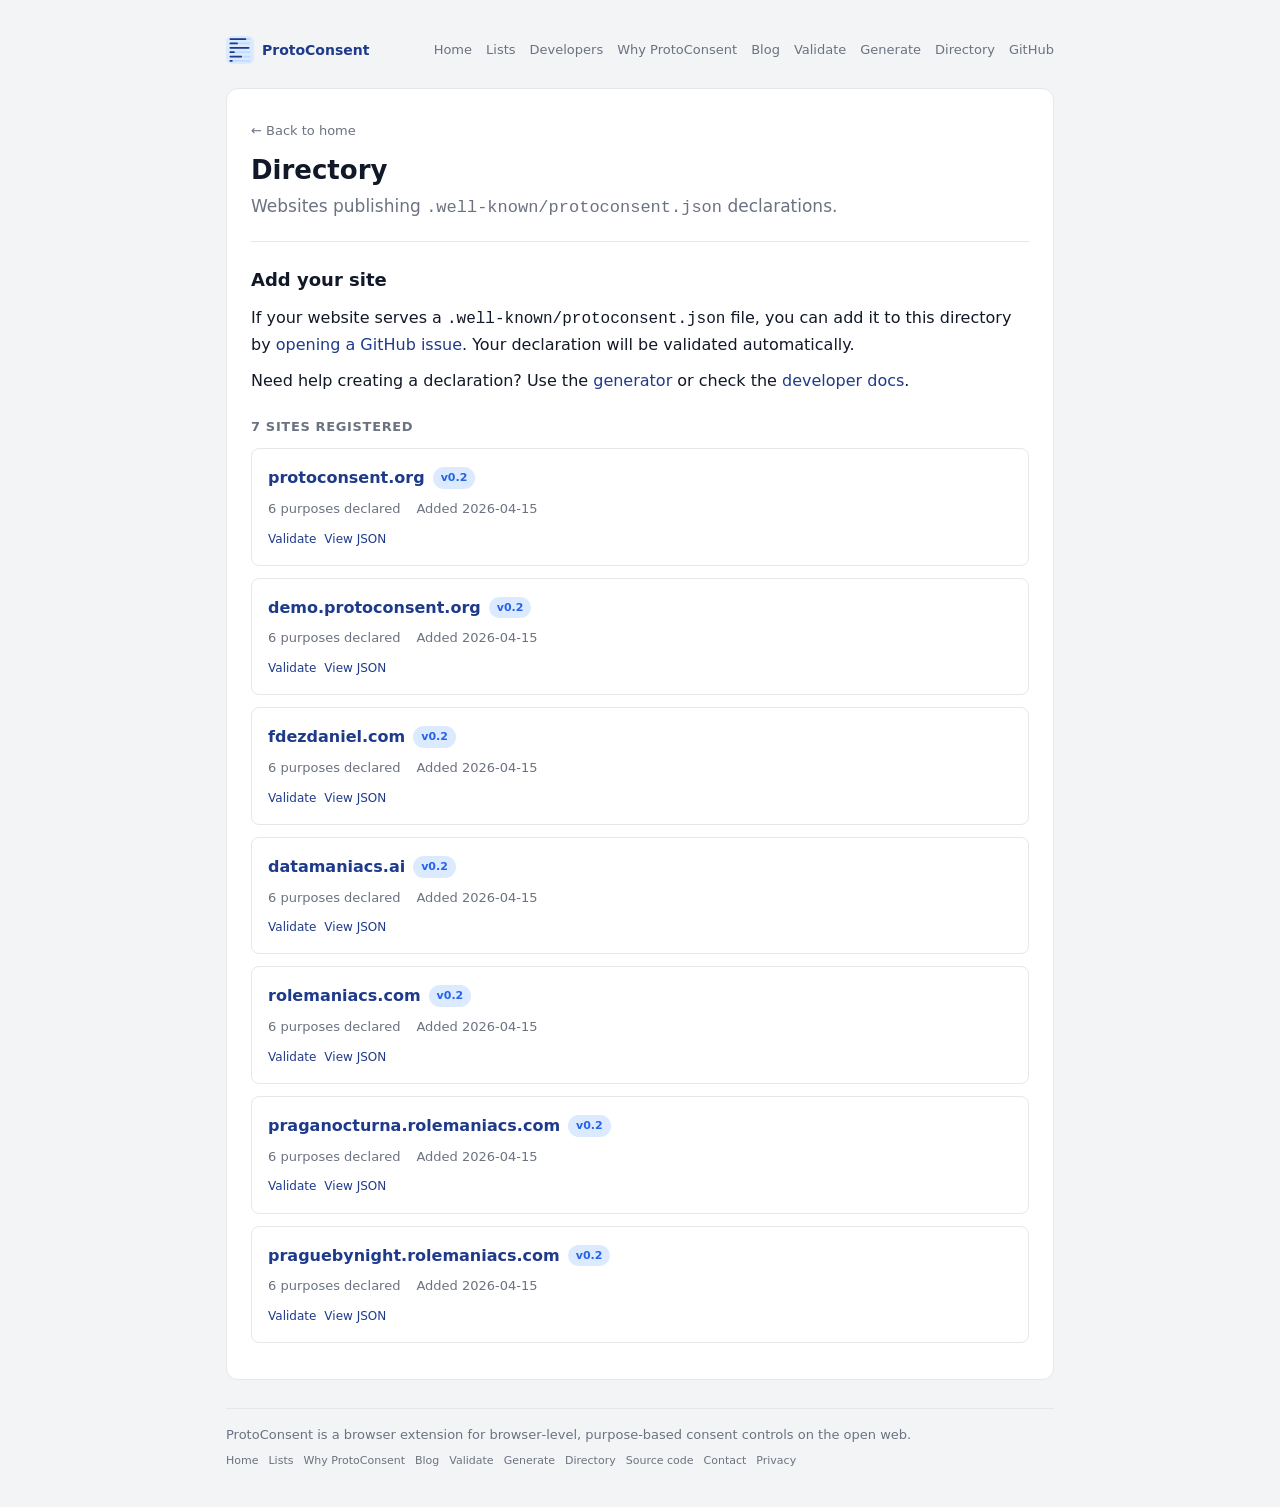
<file: directory.html>
<!DOCTYPE html>
<!--
  ProtoConsent browser extension
  Copyright (C) 2026 ProtoConsent contributors
  SPDX-License-Identifier: GPL-3.0-or-later
-->
<html lang="en">
<head>
  <meta charset="UTF-8">
  <title>Directory | Sites with .well-known/protoconsent.json declarations</title>
  <link rel="icon" type="image/svg+xml" sizes="any" href="assets/logo/protoconsent_logo_bold.svg">
  <link rel="icon" type="image/png" sizes="32x32" href="assets/logo/protoconsent_logo_32.png">
  <meta name="viewport" content="width=device-width, initial-scale=1">
  <meta name="description" content="Public directory of websites publishing .well-known/protoconsent.json declarations. Browse sites that support purpose-based consent.">

  <!-- Open Graph -->
  <meta property="og:title" content="Directory | Sites with .well-known/protoconsent.json declarations">
  <meta property="og:description" content="Public directory of websites publishing .well-known/protoconsent.json declarations.">
  <meta property="og:type" content="website">
  <meta property="og:url" content="https://protoconsent.org/directory.html">
  <meta property="og:image" content="https://protoconsent.org/assets/logo/protoconsent_logo_256.png">

  <!-- Twitter Card -->
  <meta name="twitter:card" content="summary">
  <meta name="twitter:title" content="Directory | Sites with .well-known/protoconsent.json declarations">
  <meta name="twitter:description" content="Public directory of websites publishing .well-known/protoconsent.json declarations.">
  <meta name="twitter:image" content="https://protoconsent.org/assets/logo/protoconsent_logo_256.png">

  <meta http-equiv="Content-Security-Policy" content="default-src 'none'; script-src 'self'; style-src 'self'; img-src 'self'; connect-src 'self'; form-action 'none'; base-uri 'none';">
  <link rel="stylesheet" href="assets/css/style.css">
</head>
<body>
  <a href="#main-content" class="skip-link">Skip to content</a>
  <div class="page">
    <div class="container">
<!-- HEADER-START -->
      <header>
        <a href="index.html" class="brand">
          <img src="assets/logo/protoconsent_logo_bold.svg" alt="ProtoConsent" class="brand-mark" width="28" height="28">
          <div class="brand-name">ProtoConsent</div>
        </a>
        <input type="checkbox" id="nav-toggle" class="nav-toggle" aria-hidden="true">
        <label for="nav-toggle" class="nav-toggle-label" aria-label="Toggle menu"><span></span></label>
        <nav class="header-links-nav" aria-label="Main">
          <a class="header-link" href="index.html">Home</a>
          <a class="header-link" href="lists.html">Lists</a>
          <a class="header-link" href="developers.html">Developers</a>
          <a class="header-link" href="why.html">Why ProtoConsent</a>
          <a class="header-link" href="blog/">Blog</a>
          <a class="header-link" href="validate.html">Validate</a>
          <a class="header-link" href="generate.html">Generate</a>
          <a class="header-link" href="directory.html">Directory</a>
          <a class="header-link" href="https://github.com/ProtoConsent/ProtoConsent" target="_blank" rel="noopener noreferrer">GitHub</a>
        </nav>
      </header>
      <!-- HEADER-END -->

      <main id="main-content">
        <article class="article">
          <div class="article-header">
            <a href="index.html" class="article-back">&larr; Back to home</a>
            <h1 class="article-title">Directory</h1>
            <p class="article-subtitle">
              Websites publishing <code>.well-known/protoconsent.json</code> declarations.
            </p>
          </div>

          <section class="article-section">
            <h2>Add your site</h2>
            <p>
              If your website serves a <code>.well-known/protoconsent.json</code> file,
              you can add it to this directory by
              <a href="https://github.com/ProtoConsent/protoconsent.org/issues/new?template=add-site.yml" target="_blank" rel="noopener noreferrer">opening a GitHub issue</a>.
              Your declaration will be validated automatically.
            </p>
            <p>
              Need help creating a declaration? Use the <a href="generate.html">generator</a>
              or check the <a href="developers.html">developer docs</a>.
            </p>
          </section>

          <section class="article-section">
            <div id="dir-list"></div>
            <p id="dir-empty" class="dir-empty" hidden>No sites registered yet.</p>
            <p id="dir-error" class="dir-error" hidden>Could not load directory data.</p>
          </section>
        </article>
      </main>

<!-- FOOTER-START -->
      <footer>
        <div>
          ProtoConsent is a browser extension for browser‑level, purpose‑based consent controls on the open web.
        </div>
        <nav class="footer-links" aria-label="Footer">
          <a href="index.html">Home</a>
          <a href="lists.html">Lists</a>
          <a href="why.html">Why ProtoConsent</a>
          <a href="blog/">Blog</a>
          <a href="validate.html">Validate</a>
          <a href="generate.html">Generate</a>
          <a href="directory.html">Directory</a>
          <a href="https://github.com/ProtoConsent/ProtoConsent" target="_blank" rel="noopener noreferrer">Source code</a>
          <a href="mailto:contact@protoconsent.org">Contact</a>
          <a href="privacy.html">Privacy</a>
        </nav>
      </footer>
      <!-- FOOTER-END -->
    </div>
  </div>
  <script src="assets/js/directory.js"></script>
</body>
</html>
</file>
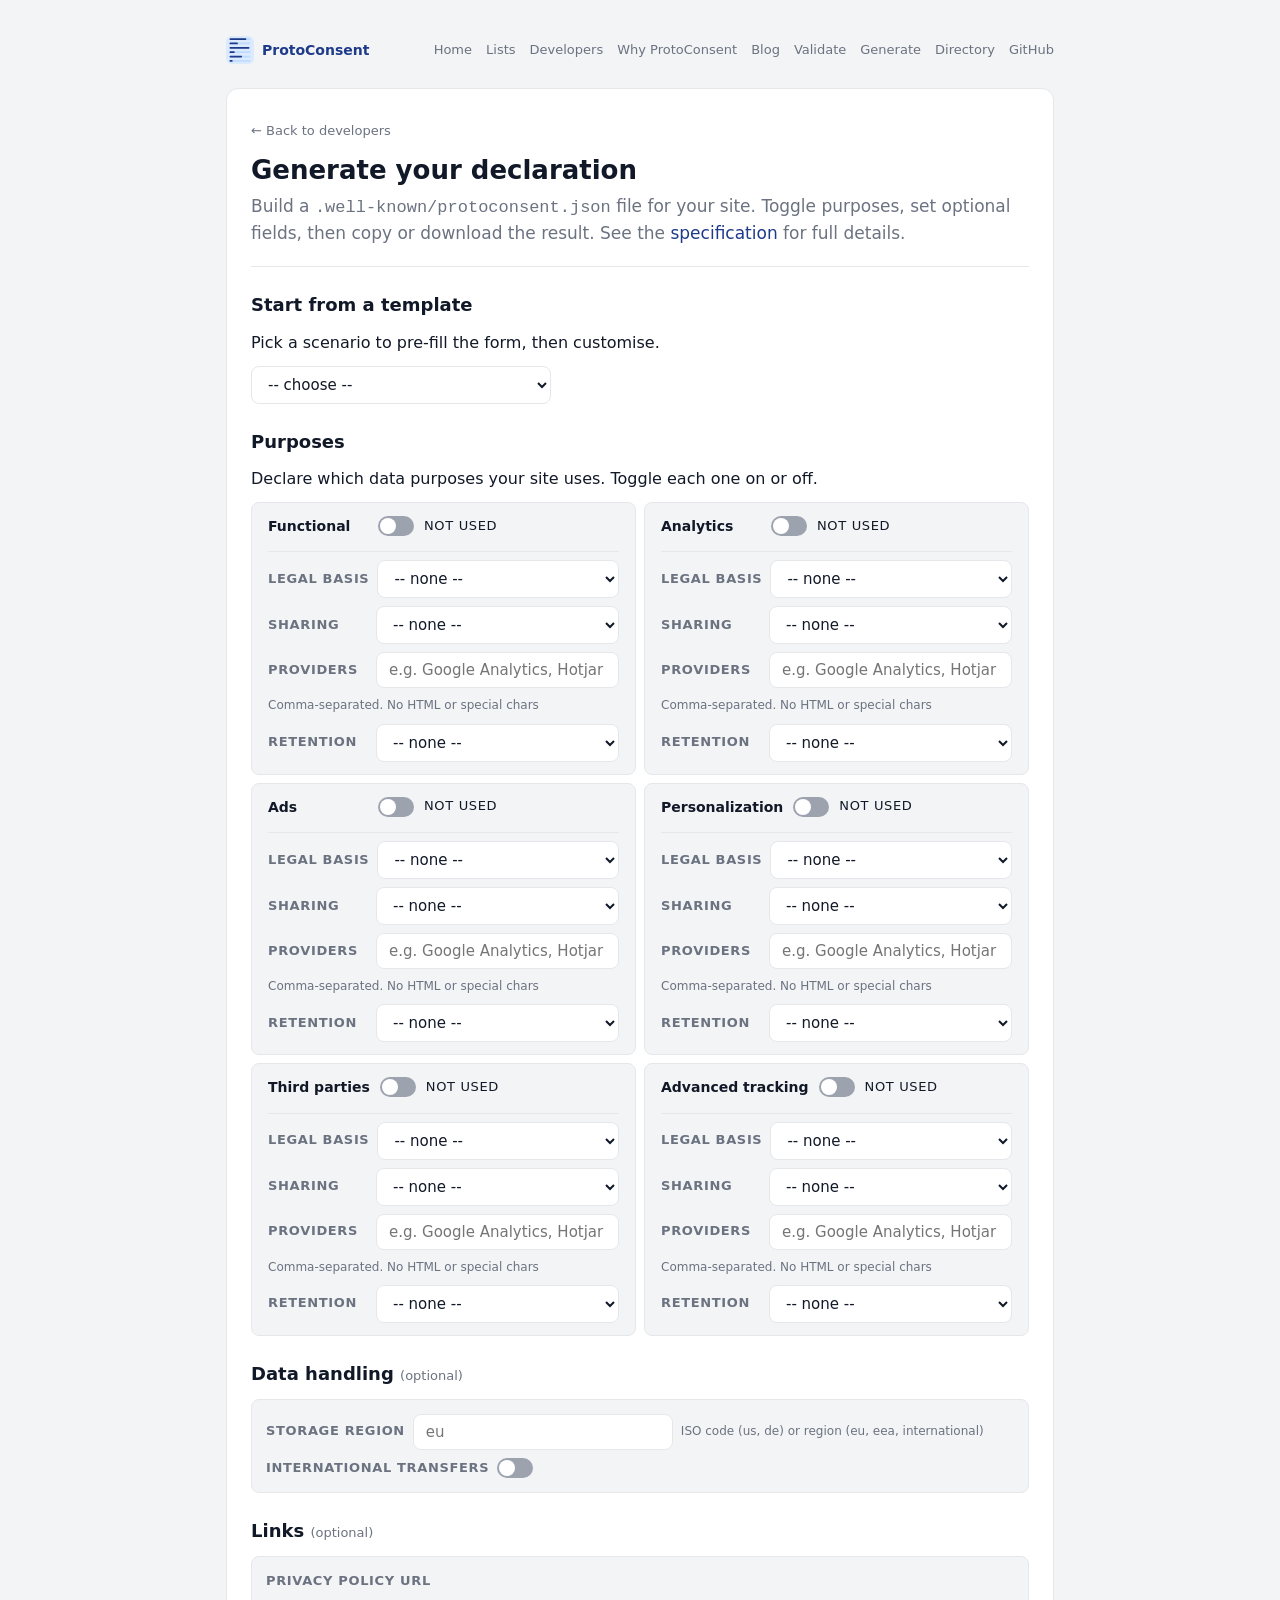
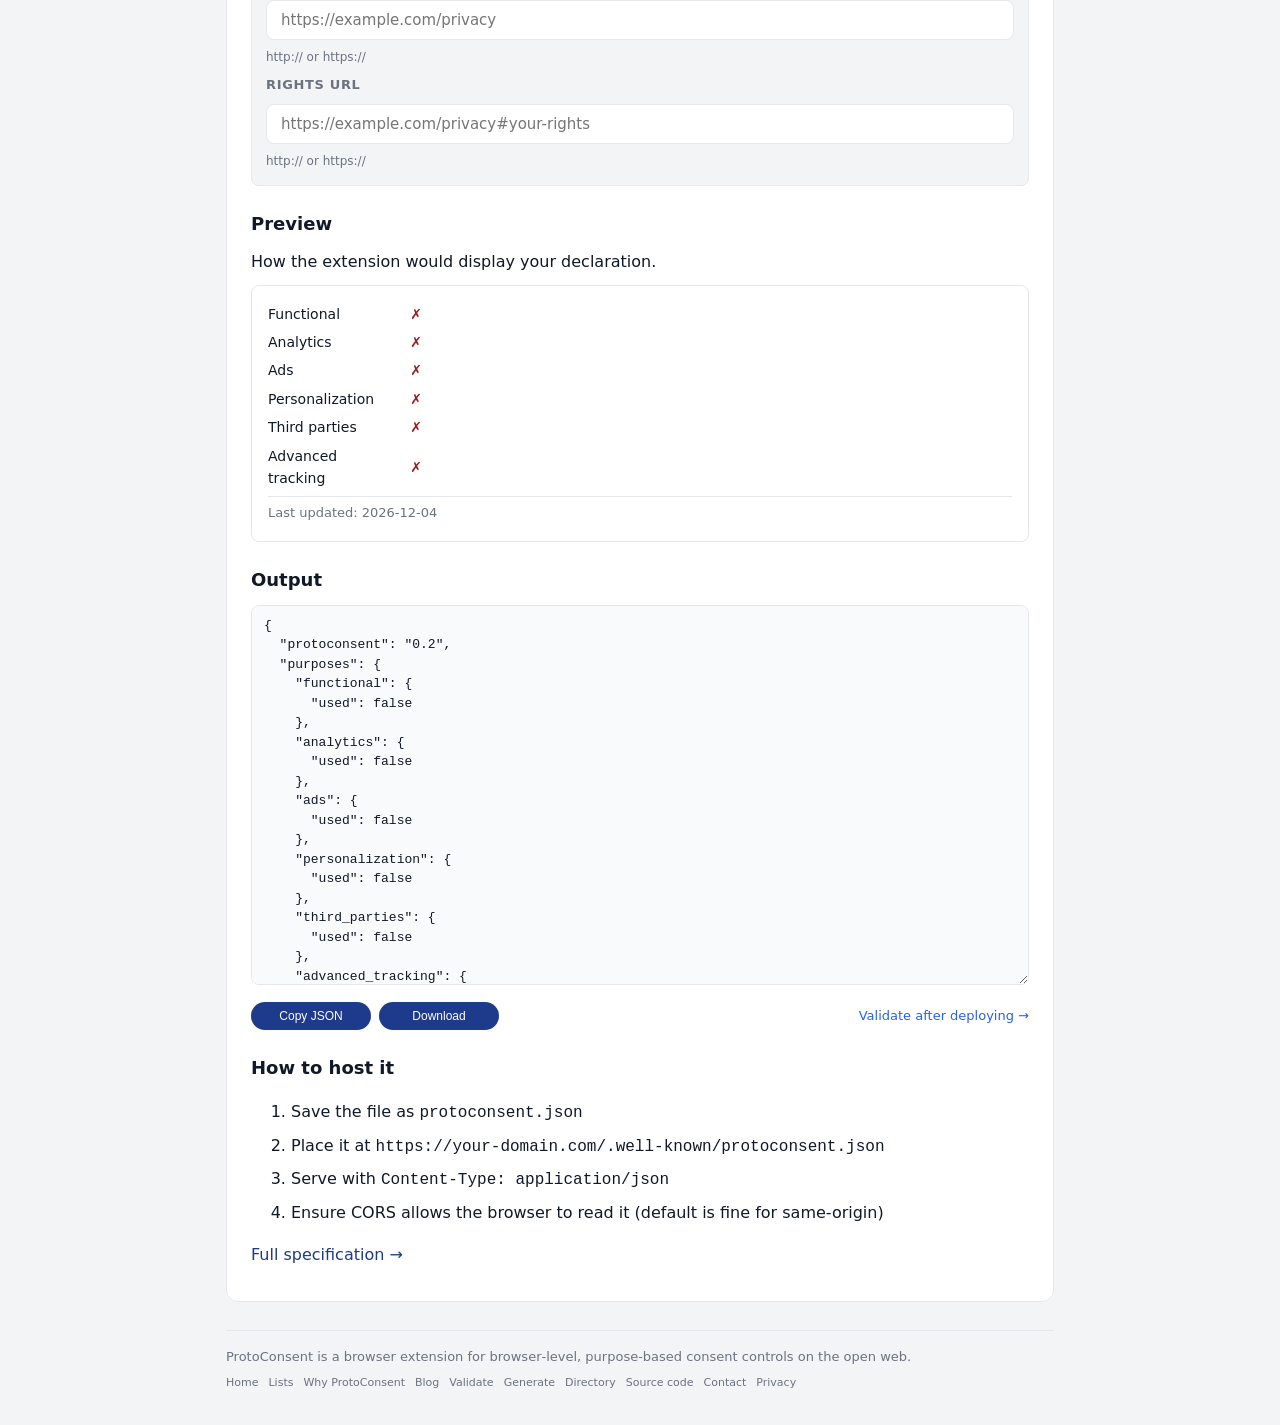
<file: generate.html>
<!DOCTYPE html>
<!--
  ProtoConsent browser extension
  Copyright (C) 2026 ProtoConsent contributors
  SPDX-License-Identifier: GPL-3.0-or-later
-->
<html lang="en">
<head>
  <meta charset="UTF-8">
  <title>Generate | Create a .well-known/protoconsent.json declaration</title>
  <link rel="icon" type="image/svg+xml" sizes="any" href="assets/logo/protoconsent_logo_bold.svg">
  <link rel="icon" type="image/png" sizes="32x32" href="assets/logo/protoconsent_logo_32.png">
  <meta name="viewport" content="width=device-width, initial-scale=1">
  <meta name="description" content="Generate a .well-known/protoconsent.json declaration for your website. Free online tool for the ProtoConsent protocol.">

  <!-- Open Graph -->
  <meta property="og:title" content="Generate | Create a .well-known/protoconsent.json declaration">
  <meta property="og:description" content="Build a purpose-based privacy declaration for your website in minutes.">
  <meta property="og:type" content="website">
  <meta property="og:url" content="https://protoconsent.org/generate.html">
  <meta property="og:image" content="https://protoconsent.org/assets/logo/protoconsent_logo_256.png">

  <!-- Twitter Card -->
  <meta name="twitter:card" content="summary">
  <meta name="twitter:title" content="Generate | Create a .well-known/protoconsent.json declaration">
  <meta name="twitter:description" content="Build a purpose-based privacy declaration for your website in minutes.">
  <meta name="twitter:image" content="https://protoconsent.org/assets/logo/protoconsent_logo_256.png">

  <meta http-equiv="Content-Security-Policy" content="default-src 'none'; script-src 'self'; style-src 'self'; img-src 'self'; form-action 'none'; base-uri 'none';">
  <link rel="stylesheet" href="assets/css/style.css">
</head>
<body>
  <a href="#main-content" class="skip-link">Skip to content</a>
  <div class="page">
    <div class="container">
<!-- HEADER-START -->
      <header>
        <a href="index.html" class="brand">
          <img src="assets/logo/protoconsent_logo_bold.svg" alt="ProtoConsent" class="brand-mark" width="28" height="28">
          <div class="brand-name">ProtoConsent</div>
        </a>
        <input type="checkbox" id="nav-toggle" class="nav-toggle" aria-hidden="true">
        <label for="nav-toggle" class="nav-toggle-label" aria-label="Toggle menu"><span></span></label>
        <nav class="header-links-nav" aria-label="Main">
          <a class="header-link" href="index.html">Home</a>
          <a class="header-link" href="lists.html">Lists</a>
          <a class="header-link" href="developers.html">Developers</a>
          <a class="header-link" href="why.html">Why ProtoConsent</a>
          <a class="header-link" href="blog/">Blog</a>
          <a class="header-link" href="validate.html">Validate</a>
          <a class="header-link" href="generate.html">Generate</a>
          <a class="header-link" href="directory.html">Directory</a>
          <a class="header-link" href="https://github.com/ProtoConsent/ProtoConsent" target="_blank" rel="noopener noreferrer">GitHub</a>
        </nav>
      </header>
      <!-- HEADER-END -->

      <main id="main-content">
        <article class="article">
          <div class="article-header">
            <a href="developers.html" class="article-back">&larr; Back to developers</a>
            <h1 class="article-title">Generate your declaration</h1>
            <p class="article-subtitle">
              Build a <code>.well-known/protoconsent.json</code> file for your site. Toggle purposes, set optional fields, then copy or download the result.
              See the <a href="https://github.com/ProtoConsent/ProtoConsent/blob/main/design/spec/protoconsent-well-known.md" target="_blank" rel="noopener noreferrer">specification</a> for full details.
            </p>
          </div>

          <!-- Template -->
          <section class="article-section">
            <h2>Start from a template</h2>
            <p>Pick a scenario to pre-fill the form, then customise.</p>
            <div class="gen-template-bar">
              <select id="gen-template" class="gen-select gen-template-select" aria-label="Site template">
                <option value="">-- choose --</option>
              </select>
              <span id="gen-template-desc" class="gen-hint"></span>
            </div>
          </section>

          <!-- Purposes -->
          <section class="article-section" id="gen-purposes-section">
            <h2>Purposes</h2>
            <p>Declare which data purposes your site uses. Toggle each one on or off.</p>
            <div id="gen-purposes"></div>
          </section>

          <!-- Data handling -->
          <section class="article-section">
            <h2>Data handling <span class="gen-optional-label">(optional)</span></h2>
            <div class="gen-section-opt">
              <div class="gen-field">
                <label class="gen-field-label" for="gen-region">Storage region</label>
                <input type="text" id="gen-region" class="gen-input" placeholder="eu" autocomplete="off" spellcheck="false">
                <span class="gen-hint">ISO code (us, de) or region (eu, eea, international)</span>
              </div>
              <div class="gen-field">
                <label class="gen-field-label" for="gen-intl">International transfers</label>
                <label class="gen-toggle">
                  <input type="checkbox" id="gen-intl">
                  <span class="gen-toggle-track"></span>
                </label>
              </div>
            </div>
          </section>

          <!-- Links -->
          <section class="article-section">
            <h2>Links <span class="gen-optional-label">(optional)</span></h2>
            <div class="gen-section-opt">
              <div class="gen-field">
                <label class="gen-field-label" for="gen-policy">Privacy policy URL</label>
                <input type="url" id="gen-policy" class="gen-input-wide" placeholder="https://example.com/privacy" autocomplete="off" spellcheck="false">
                <span id="gen-policy-error" class="gen-hint">http:// or https://</span>
              </div>
              <div class="gen-field">
                <label class="gen-field-label" for="gen-rights">Rights URL</label>
                <input type="url" id="gen-rights" class="gen-input-wide" placeholder="https://example.com/privacy#your-rights" autocomplete="off" spellcheck="false">
                <span id="gen-rights-error" class="gen-hint">http:// or https://</span>
              </div>
            </div>
          </section>

          <!-- Preview -->
          <section class="article-section">
            <h2>Preview</h2>
            <p>How the extension would display your declaration.</p>
            <div id="gen-preview" class="vld-preview-box"></div>
          </section>

          <!-- Output -->
          <section class="article-section">
            <h2>Output</h2>
            <textarea id="gen-json" class="gen-output" readonly aria-label="Generated JSON output"></textarea>
            <div class="gen-actions">
              <button type="button" id="gen-copy-btn" class="btn-primary">Copy JSON</button>
              <button type="button" id="gen-download-btn" class="btn-primary">Download</button>
              <a href="validate.html" class="gen-validate-link">Validate after deploying &rarr;</a>
            </div>
          </section>

          <!-- Hosting -->
          <section class="article-section">
            <h2>How to host it</h2>
            <ol>
              <li>Save the file as <code>protoconsent.json</code></li>
              <li>Place it at <code>https://your-domain.com/.well-known/protoconsent.json</code></li>
              <li>Serve with <code>Content-Type: application/json</code></li>
              <li>Ensure CORS allows the browser to read it (default is fine for same-origin)</li>
            </ol>
            <p>
              <a href="https://github.com/ProtoConsent/ProtoConsent/blob/main/design/spec/protoconsent-well-known.md" target="_blank" rel="noopener noreferrer">Full specification &rarr;</a>
            </p>
          </section>
        </article>
      </main>

<!-- FOOTER-START -->
      <footer>
        <div>
          ProtoConsent is a browser extension for browser‑level, purpose‑based consent controls on the open web.
        </div>
        <nav class="footer-links" aria-label="Footer">
          <a href="index.html">Home</a>
          <a href="lists.html">Lists</a>
          <a href="why.html">Why ProtoConsent</a>
          <a href="blog/">Blog</a>
          <a href="validate.html">Validate</a>
          <a href="generate.html">Generate</a>
          <a href="directory.html">Directory</a>
          <a href="https://github.com/ProtoConsent/ProtoConsent" target="_blank" rel="noopener noreferrer">Source code</a>
          <a href="mailto:contact@protoconsent.org">Contact</a>
          <a href="privacy.html">Privacy</a>
        </nav>
      </footer>
      <!-- FOOTER-END -->
    </div>
  </div>
  <script src="assets/js/generate.js"></script>
</body>
</html>
</file>
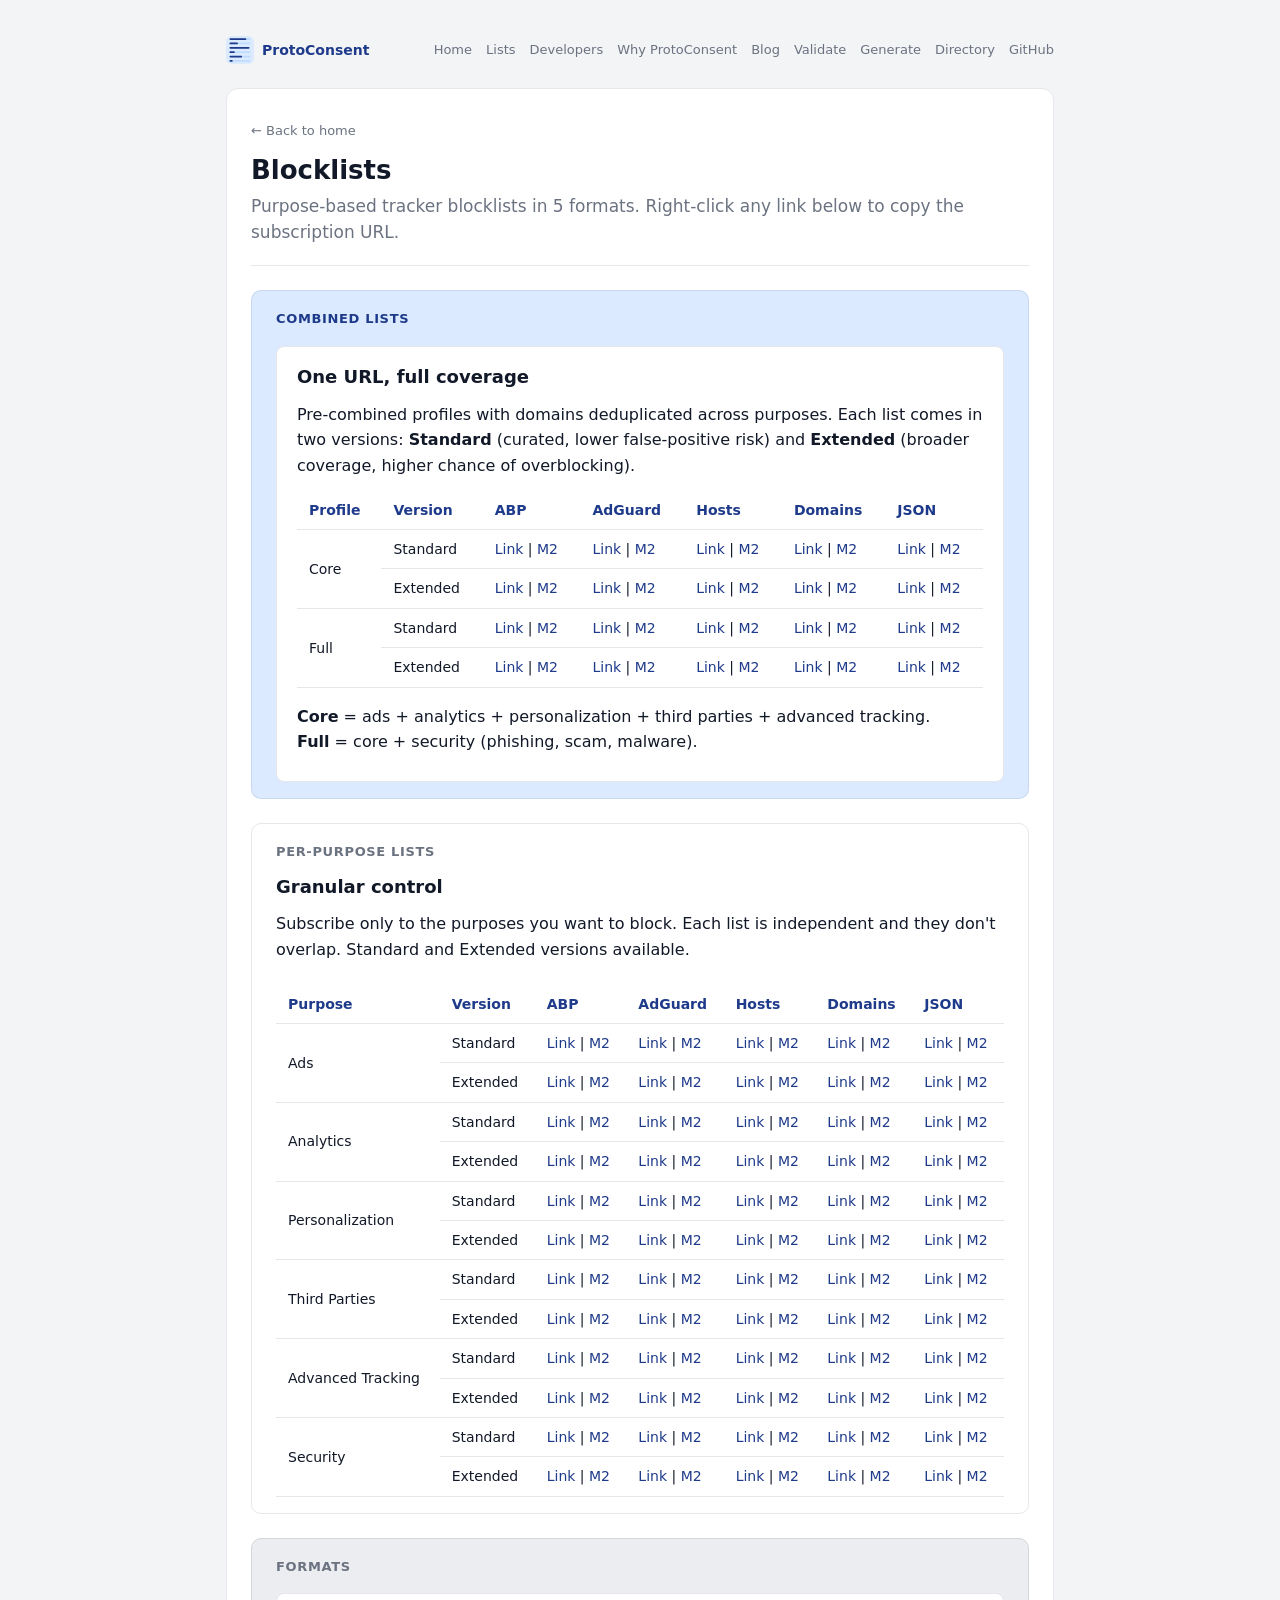
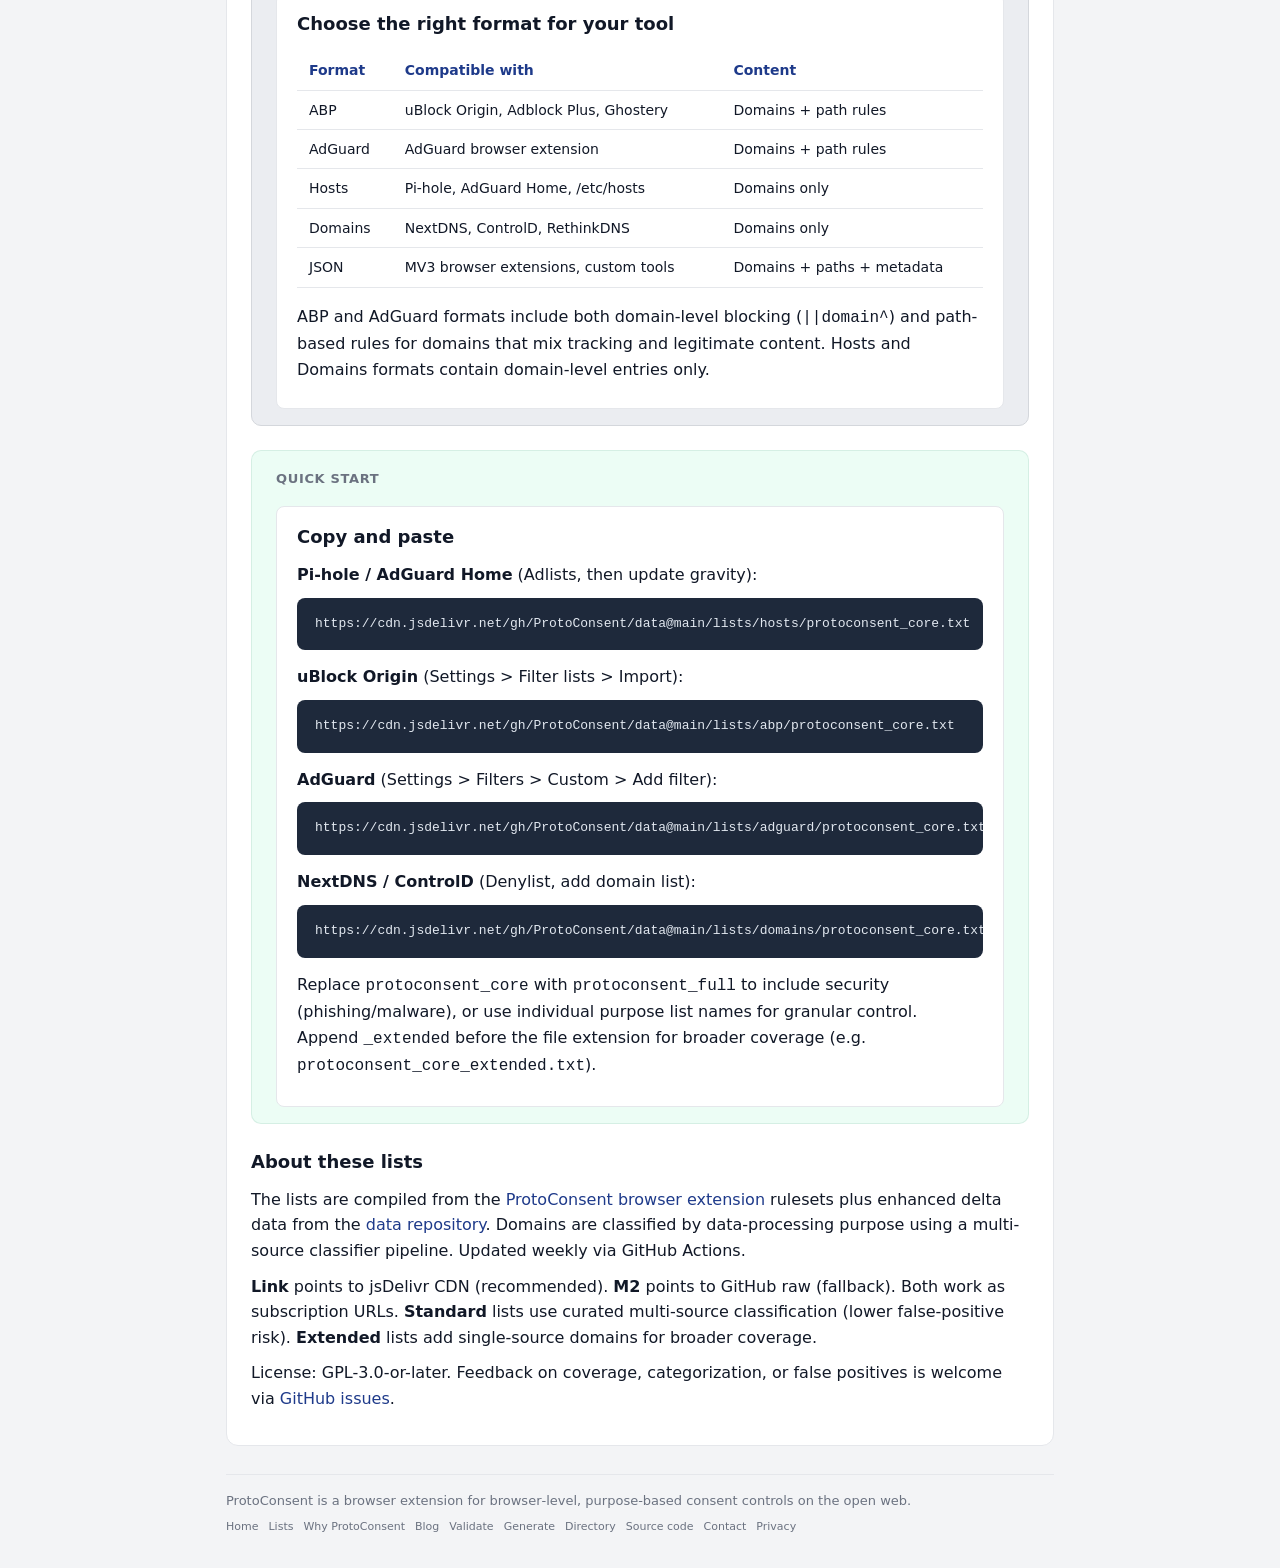
<file: lists.html>
<!DOCTYPE html>
<!--
  ProtoConsent browser extension
  Copyright (C) 2026 ProtoConsent contributors
  SPDX-License-Identifier: GPL-3.0-or-later
-->
<html lang="en">
<head>
  <meta charset="UTF-8">
  <title>Blocklists | Purpose-based tracker lists for Pi-hole, AdGuard and uBlock Origin</title>
  <link rel="icon" type="image/svg+xml" sizes="any" href="assets/logo/protoconsent_logo_bold.svg">
  <link rel="icon" type="image/png" sizes="32x32" href="assets/logo/protoconsent_logo_32.png">
  <meta name="viewport" content="width=device-width, initial-scale=1">
  <meta name="description" content="Purpose-based tracker blocklists in 5 formats. Subscribe in Pi-hole, AdGuard, uBlock Origin, NextDNS, or any tool that accepts filter lists.">

  <!-- Open Graph -->
  <meta property="og:title" content="Blocklists | Purpose-based tracker lists for Pi-hole, AdGuard and uBlock Origin">
  <meta property="og:description" content="Purpose-based tracker blocklists in 5 formats. Subscribe in Pi-hole, AdGuard, uBlock Origin, NextDNS, or any tool that accepts filter lists.">
  <meta property="og:type" content="article">
  <meta property="og:url" content="https://protoconsent.org/lists.html">
  <meta property="og:image" content="https://protoconsent.org/assets/logo/protoconsent_logo_256.png">

  <!-- Twitter Card -->
  <meta name="twitter:card" content="summary">
  <meta name="twitter:title" content="Blocklists | Purpose-based tracker lists for Pi-hole, AdGuard and uBlock Origin">
  <meta name="twitter:description" content="Purpose-based tracker blocklists in 5 formats. Subscribe in Pi-hole, AdGuard, uBlock Origin, NextDNS, or any tool that accepts filter lists.">
  <meta name="twitter:image" content="https://protoconsent.org/assets/logo/protoconsent_logo_256.png">

  <meta http-equiv="Content-Security-Policy" content="default-src 'none'; style-src 'self'; img-src 'self'; form-action 'none'; base-uri 'none';">
  <link rel="stylesheet" href="assets/css/style.css">
</head>
<body>
  <a href="#main-content" class="skip-link">Skip to content</a>
  <div class="page">
    <div class="container">
<!-- HEADER-START -->
      <header>
        <a href="index.html" class="brand">
          <img src="assets/logo/protoconsent_logo_bold.svg" alt="ProtoConsent" class="brand-mark" width="28" height="28">
          <div class="brand-name">ProtoConsent</div>
        </a>
        <input type="checkbox" id="nav-toggle" class="nav-toggle" aria-hidden="true">
        <label for="nav-toggle" class="nav-toggle-label" aria-label="Toggle menu"><span></span></label>
        <nav class="header-links-nav" aria-label="Main">
          <a class="header-link" href="index.html">Home</a>
          <a class="header-link" href="lists.html">Lists</a>
          <a class="header-link" href="developers.html">Developers</a>
          <a class="header-link" href="why.html">Why ProtoConsent</a>
          <a class="header-link" href="blog/">Blog</a>
          <a class="header-link" href="validate.html">Validate</a>
          <a class="header-link" href="generate.html">Generate</a>
          <a class="header-link" href="directory.html">Directory</a>
          <a class="header-link" href="https://github.com/ProtoConsent/ProtoConsent" target="_blank" rel="noopener noreferrer">GitHub</a>
        </nav>
      </header>
      <!-- HEADER-END -->

      <main id="main-content">
        <article class="article">
          <div class="article-header">
            <a href="index.html" class="article-back">&larr; Back to home</a>
            <h1 class="article-title">Blocklists</h1>
            <p class="article-subtitle">
              Purpose-based tracker blocklists in 5 formats. Right-click any link below to copy the subscription URL.
            </p>
          </div>

          <!-- COMBINED LISTS -->
          <section class="article-section" aria-labelledby="combined-heading">
            <div class="card card-alt">
              <div class="card-title">Combined lists</div>
              <div class="card-inset">
              <h2 id="combined-heading">One URL, full coverage</h2>
              <p>
                Pre-combined profiles with domains deduplicated across purposes. Each list comes in two versions:
                <strong>Standard</strong> (curated, lower false-positive risk) and
                <strong>Extended</strong> (broader coverage, higher chance of overblocking).
              </p>
              <table class="policy-table" aria-label="Combined blocklist subscription URLs">
                <thead>
                  <tr>
                    <th>Profile</th>
                    <th>Version</th>
                    <th>ABP</th>
                    <th>AdGuard</th>
                    <th>Hosts</th>
                    <th>Domains</th>
                    <th>JSON</th>
                  </tr>
                </thead>
                <tbody>
                  <tr>
                    <td rowspan="2">Core</td>
                    <td>Standard</td>
                    <td><a href="https://cdn.jsdelivr.net/gh/ProtoConsent/data@main/lists/abp/protoconsent_core.txt" aria-label="Core ABP, CDN">Link</a> | <a href="https://raw.githubusercontent.com/ProtoConsent/data/main/lists/abp/protoconsent_core.txt" aria-label="Core ABP, mirror">M2</a></td>
                    <td><a href="https://cdn.jsdelivr.net/gh/ProtoConsent/data@main/lists/adguard/protoconsent_core.txt" aria-label="Core AdGuard, CDN">Link</a> | <a href="https://raw.githubusercontent.com/ProtoConsent/data/main/lists/adguard/protoconsent_core.txt" aria-label="Core AdGuard, mirror">M2</a></td>
                    <td><a href="https://cdn.jsdelivr.net/gh/ProtoConsent/data@main/lists/hosts/protoconsent_core.txt" aria-label="Core Hosts, CDN">Link</a> | <a href="https://raw.githubusercontent.com/ProtoConsent/data/main/lists/hosts/protoconsent_core.txt" aria-label="Core Hosts, mirror">M2</a></td>
                    <td><a href="https://cdn.jsdelivr.net/gh/ProtoConsent/data@main/lists/domains/protoconsent_core.txt" aria-label="Core Domains, CDN">Link</a> | <a href="https://raw.githubusercontent.com/ProtoConsent/data/main/lists/domains/protoconsent_core.txt" aria-label="Core Domains, mirror">M2</a></td>
                    <td><a href="https://cdn.jsdelivr.net/gh/ProtoConsent/data@main/lists/json/protoconsent_core.json" aria-label="Core JSON, CDN">Link</a> | <a href="https://raw.githubusercontent.com/ProtoConsent/data/main/lists/json/protoconsent_core.json" aria-label="Core JSON, mirror">M2</a></td>
                  </tr>
                  <tr>
                    <td>Extended</td>
                    <td><a href="https://cdn.jsdelivr.net/gh/ProtoConsent/data@main/lists/abp/protoconsent_core_extended.txt" aria-label="Core Extended ABP, CDN">Link</a> | <a href="https://raw.githubusercontent.com/ProtoConsent/data/main/lists/abp/protoconsent_core_extended.txt" aria-label="Core Extended ABP, mirror">M2</a></td>
                    <td><a href="https://cdn.jsdelivr.net/gh/ProtoConsent/data@main/lists/adguard/protoconsent_core_extended.txt" aria-label="Core Extended AdGuard, CDN">Link</a> | <a href="https://raw.githubusercontent.com/ProtoConsent/data/main/lists/adguard/protoconsent_core_extended.txt" aria-label="Core Extended AdGuard, mirror">M2</a></td>
                    <td><a href="https://cdn.jsdelivr.net/gh/ProtoConsent/data@main/lists/hosts/protoconsent_core_extended.txt" aria-label="Core Extended Hosts, CDN">Link</a> | <a href="https://raw.githubusercontent.com/ProtoConsent/data/main/lists/hosts/protoconsent_core_extended.txt" aria-label="Core Extended Hosts, mirror">M2</a></td>
                    <td><a href="https://cdn.jsdelivr.net/gh/ProtoConsent/data@main/lists/domains/protoconsent_core_extended.txt" aria-label="Core Extended Domains, CDN">Link</a> | <a href="https://raw.githubusercontent.com/ProtoConsent/data/main/lists/domains/protoconsent_core_extended.txt" aria-label="Core Extended Domains, mirror">M2</a></td>
                    <td><a href="https://cdn.jsdelivr.net/gh/ProtoConsent/data@main/lists/json/protoconsent_core_extended.json" aria-label="Core Extended JSON, CDN">Link</a> | <a href="https://raw.githubusercontent.com/ProtoConsent/data/main/lists/json/protoconsent_core_extended.json" aria-label="Core Extended JSON, mirror">M2</a></td>
                  </tr>
                  <tr>
                    <td rowspan="2">Full</td>
                    <td>Standard</td>
                    <td><a href="https://cdn.jsdelivr.net/gh/ProtoConsent/data@main/lists/abp/protoconsent_full.txt" aria-label="Full ABP, CDN">Link</a> | <a href="https://raw.githubusercontent.com/ProtoConsent/data/main/lists/abp/protoconsent_full.txt" aria-label="Full ABP, mirror">M2</a></td>
                    <td><a href="https://cdn.jsdelivr.net/gh/ProtoConsent/data@main/lists/adguard/protoconsent_full.txt" aria-label="Full AdGuard, CDN">Link</a> | <a href="https://raw.githubusercontent.com/ProtoConsent/data/main/lists/adguard/protoconsent_full.txt" aria-label="Full AdGuard, mirror">M2</a></td>
                    <td><a href="https://cdn.jsdelivr.net/gh/ProtoConsent/data@main/lists/hosts/protoconsent_full.txt" aria-label="Full Hosts, CDN">Link</a> | <a href="https://raw.githubusercontent.com/ProtoConsent/data/main/lists/hosts/protoconsent_full.txt" aria-label="Full Hosts, mirror">M2</a></td>
                    <td><a href="https://cdn.jsdelivr.net/gh/ProtoConsent/data@main/lists/domains/protoconsent_full.txt" aria-label="Full Domains, CDN">Link</a> | <a href="https://raw.githubusercontent.com/ProtoConsent/data/main/lists/domains/protoconsent_full.txt" aria-label="Full Domains, mirror">M2</a></td>
                    <td><a href="https://cdn.jsdelivr.net/gh/ProtoConsent/data@main/lists/json/protoconsent_full.json" aria-label="Full JSON, CDN">Link</a> | <a href="https://raw.githubusercontent.com/ProtoConsent/data/main/lists/json/protoconsent_full.json" aria-label="Full JSON, mirror">M2</a></td>
                  </tr>
                  <tr>
                    <td>Extended</td>
                    <td><a href="https://cdn.jsdelivr.net/gh/ProtoConsent/data@main/lists/abp/protoconsent_full_extended.txt" aria-label="Full Extended ABP, CDN">Link</a> | <a href="https://raw.githubusercontent.com/ProtoConsent/data/main/lists/abp/protoconsent_full_extended.txt" aria-label="Full Extended ABP, mirror">M2</a></td>
                    <td><a href="https://cdn.jsdelivr.net/gh/ProtoConsent/data@main/lists/adguard/protoconsent_full_extended.txt" aria-label="Full Extended AdGuard, CDN">Link</a> | <a href="https://raw.githubusercontent.com/ProtoConsent/data/main/lists/adguard/protoconsent_full_extended.txt" aria-label="Full Extended AdGuard, mirror">M2</a></td>
                    <td><a href="https://cdn.jsdelivr.net/gh/ProtoConsent/data@main/lists/hosts/protoconsent_full_extended.txt" aria-label="Full Extended Hosts, CDN">Link</a> | <a href="https://raw.githubusercontent.com/ProtoConsent/data/main/lists/hosts/protoconsent_full_extended.txt" aria-label="Full Extended Hosts, mirror">M2</a></td>
                    <td><a href="https://cdn.jsdelivr.net/gh/ProtoConsent/data@main/lists/domains/protoconsent_full_extended.txt" aria-label="Full Extended Domains, CDN">Link</a> | <a href="https://raw.githubusercontent.com/ProtoConsent/data/main/lists/domains/protoconsent_full_extended.txt" aria-label="Full Extended Domains, mirror">M2</a></td>
                    <td><a href="https://cdn.jsdelivr.net/gh/ProtoConsent/data@main/lists/json/protoconsent_full_extended.json" aria-label="Full Extended JSON, CDN">Link</a> | <a href="https://raw.githubusercontent.com/ProtoConsent/data/main/lists/json/protoconsent_full_extended.json" aria-label="Full Extended JSON, mirror">M2</a></td>
                  </tr>
                </tbody>
              </table>
              <p>
                <strong>Core</strong> = ads + analytics + personalization + third parties + advanced tracking.<br>
                <strong>Full</strong> = core + security (phishing, scam, malware).
              </p>
              </div>
            </div>
          </section>

          <!-- PER-PURPOSE LISTS -->
          <section class="article-section" aria-labelledby="purpose-heading">
            <div class="card card-spaced">
              <div class="card-title">Per-purpose lists</div>
              <h2 id="purpose-heading">Granular control</h2>
              <p>
                Subscribe only to the purposes you want to block. Each list is independent and they don't overlap. Standard and Extended versions available.
              </p>
              <table class="policy-table" aria-label="Per-purpose blocklist subscription URLs">
                <thead>
                  <tr>
                    <th>Purpose</th>
                    <th>Version</th>
                    <th>ABP</th>
                    <th>AdGuard</th>
                    <th>Hosts</th>
                    <th>Domains</th>
                    <th>JSON</th>
                  </tr>
                </thead>
                <tbody>
                  <tr>
                    <td rowspan="2">Ads</td>
                    <td>Standard</td>
                    <td><a href="https://cdn.jsdelivr.net/gh/ProtoConsent/data@main/lists/abp/protoconsent_ads.txt" aria-label="Ads ABP, CDN">Link</a> | <a href="https://raw.githubusercontent.com/ProtoConsent/data/main/lists/abp/protoconsent_ads.txt" aria-label="Ads ABP, mirror">M2</a></td>
                    <td><a href="https://cdn.jsdelivr.net/gh/ProtoConsent/data@main/lists/adguard/protoconsent_ads.txt" aria-label="Ads AdGuard, CDN">Link</a> | <a href="https://raw.githubusercontent.com/ProtoConsent/data/main/lists/adguard/protoconsent_ads.txt" aria-label="Ads AdGuard, mirror">M2</a></td>
                    <td><a href="https://cdn.jsdelivr.net/gh/ProtoConsent/data@main/lists/hosts/protoconsent_ads.txt" aria-label="Ads Hosts, CDN">Link</a> | <a href="https://raw.githubusercontent.com/ProtoConsent/data/main/lists/hosts/protoconsent_ads.txt" aria-label="Ads Hosts, mirror">M2</a></td>
                    <td><a href="https://cdn.jsdelivr.net/gh/ProtoConsent/data@main/lists/domains/protoconsent_ads.txt" aria-label="Ads Domains, CDN">Link</a> | <a href="https://raw.githubusercontent.com/ProtoConsent/data/main/lists/domains/protoconsent_ads.txt" aria-label="Ads Domains, mirror">M2</a></td>
                    <td><a href="https://cdn.jsdelivr.net/gh/ProtoConsent/data@main/lists/json/protoconsent_ads.json" aria-label="Ads JSON, CDN">Link</a> | <a href="https://raw.githubusercontent.com/ProtoConsent/data/main/lists/json/protoconsent_ads.json" aria-label="Ads JSON, mirror">M2</a></td>
                  </tr>
                  <tr>
                    <td>Extended</td>
                    <td><a href="https://cdn.jsdelivr.net/gh/ProtoConsent/data@main/lists/abp/protoconsent_ads_extended.txt" aria-label="Ads Extended ABP, CDN">Link</a> | <a href="https://raw.githubusercontent.com/ProtoConsent/data/main/lists/abp/protoconsent_ads_extended.txt" aria-label="Ads Extended ABP, mirror">M2</a></td>
                    <td><a href="https://cdn.jsdelivr.net/gh/ProtoConsent/data@main/lists/adguard/protoconsent_ads_extended.txt" aria-label="Ads Extended AdGuard, CDN">Link</a> | <a href="https://raw.githubusercontent.com/ProtoConsent/data/main/lists/adguard/protoconsent_ads_extended.txt" aria-label="Ads Extended AdGuard, mirror">M2</a></td>
                    <td><a href="https://cdn.jsdelivr.net/gh/ProtoConsent/data@main/lists/hosts/protoconsent_ads_extended.txt" aria-label="Ads Extended Hosts, CDN">Link</a> | <a href="https://raw.githubusercontent.com/ProtoConsent/data/main/lists/hosts/protoconsent_ads_extended.txt" aria-label="Ads Extended Hosts, mirror">M2</a></td>
                    <td><a href="https://cdn.jsdelivr.net/gh/ProtoConsent/data@main/lists/domains/protoconsent_ads_extended.txt" aria-label="Ads Extended Domains, CDN">Link</a> | <a href="https://raw.githubusercontent.com/ProtoConsent/data/main/lists/domains/protoconsent_ads_extended.txt" aria-label="Ads Extended Domains, mirror">M2</a></td>
                    <td><a href="https://cdn.jsdelivr.net/gh/ProtoConsent/data@main/lists/json/protoconsent_ads_extended.json" aria-label="Ads Extended JSON, CDN">Link</a> | <a href="https://raw.githubusercontent.com/ProtoConsent/data/main/lists/json/protoconsent_ads_extended.json" aria-label="Ads Extended JSON, mirror">M2</a></td>
                  </tr>
                  <tr>
                    <td rowspan="2">Analytics</td>
                    <td>Standard</td>
                    <td><a href="https://cdn.jsdelivr.net/gh/ProtoConsent/data@main/lists/abp/protoconsent_analytics.txt" aria-label="Analytics ABP, CDN">Link</a> | <a href="https://raw.githubusercontent.com/ProtoConsent/data/main/lists/abp/protoconsent_analytics.txt" aria-label="Analytics ABP, mirror">M2</a></td>
                    <td><a href="https://cdn.jsdelivr.net/gh/ProtoConsent/data@main/lists/adguard/protoconsent_analytics.txt" aria-label="Analytics AdGuard, CDN">Link</a> | <a href="https://raw.githubusercontent.com/ProtoConsent/data/main/lists/adguard/protoconsent_analytics.txt" aria-label="Analytics AdGuard, mirror">M2</a></td>
                    <td><a href="https://cdn.jsdelivr.net/gh/ProtoConsent/data@main/lists/hosts/protoconsent_analytics.txt" aria-label="Analytics Hosts, CDN">Link</a> | <a href="https://raw.githubusercontent.com/ProtoConsent/data/main/lists/hosts/protoconsent_analytics.txt" aria-label="Analytics Hosts, mirror">M2</a></td>
                    <td><a href="https://cdn.jsdelivr.net/gh/ProtoConsent/data@main/lists/domains/protoconsent_analytics.txt" aria-label="Analytics Domains, CDN">Link</a> | <a href="https://raw.githubusercontent.com/ProtoConsent/data/main/lists/domains/protoconsent_analytics.txt" aria-label="Analytics Domains, mirror">M2</a></td>
                    <td><a href="https://cdn.jsdelivr.net/gh/ProtoConsent/data@main/lists/json/protoconsent_analytics.json" aria-label="Analytics JSON, CDN">Link</a> | <a href="https://raw.githubusercontent.com/ProtoConsent/data/main/lists/json/protoconsent_analytics.json" aria-label="Analytics JSON, mirror">M2</a></td>
                  </tr>
                  <tr>
                    <td>Extended</td>
                    <td><a href="https://cdn.jsdelivr.net/gh/ProtoConsent/data@main/lists/abp/protoconsent_analytics_extended.txt" aria-label="Analytics Extended ABP, CDN">Link</a> | <a href="https://raw.githubusercontent.com/ProtoConsent/data/main/lists/abp/protoconsent_analytics_extended.txt" aria-label="Analytics Extended ABP, mirror">M2</a></td>
                    <td><a href="https://cdn.jsdelivr.net/gh/ProtoConsent/data@main/lists/adguard/protoconsent_analytics_extended.txt" aria-label="Analytics Extended AdGuard, CDN">Link</a> | <a href="https://raw.githubusercontent.com/ProtoConsent/data/main/lists/adguard/protoconsent_analytics_extended.txt" aria-label="Analytics Extended AdGuard, mirror">M2</a></td>
                    <td><a href="https://cdn.jsdelivr.net/gh/ProtoConsent/data@main/lists/hosts/protoconsent_analytics_extended.txt" aria-label="Analytics Extended Hosts, CDN">Link</a> | <a href="https://raw.githubusercontent.com/ProtoConsent/data/main/lists/hosts/protoconsent_analytics_extended.txt" aria-label="Analytics Extended Hosts, mirror">M2</a></td>
                    <td><a href="https://cdn.jsdelivr.net/gh/ProtoConsent/data@main/lists/domains/protoconsent_analytics_extended.txt" aria-label="Analytics Extended Domains, CDN">Link</a> | <a href="https://raw.githubusercontent.com/ProtoConsent/data/main/lists/domains/protoconsent_analytics_extended.txt" aria-label="Analytics Extended Domains, mirror">M2</a></td>
                    <td><a href="https://cdn.jsdelivr.net/gh/ProtoConsent/data@main/lists/json/protoconsent_analytics_extended.json" aria-label="Analytics Extended JSON, CDN">Link</a> | <a href="https://raw.githubusercontent.com/ProtoConsent/data/main/lists/json/protoconsent_analytics_extended.json" aria-label="Analytics Extended JSON, mirror">M2</a></td>
                  </tr>
                  <tr>
                    <td rowspan="2">Personalization</td>
                    <td>Standard</td>
                    <td><a href="https://cdn.jsdelivr.net/gh/ProtoConsent/data@main/lists/abp/protoconsent_personalization.txt" aria-label="Personalization ABP, CDN">Link</a> | <a href="https://raw.githubusercontent.com/ProtoConsent/data/main/lists/abp/protoconsent_personalization.txt" aria-label="Personalization ABP, mirror">M2</a></td>
                    <td><a href="https://cdn.jsdelivr.net/gh/ProtoConsent/data@main/lists/adguard/protoconsent_personalization.txt" aria-label="Personalization AdGuard, CDN">Link</a> | <a href="https://raw.githubusercontent.com/ProtoConsent/data/main/lists/adguard/protoconsent_personalization.txt" aria-label="Personalization AdGuard, mirror">M2</a></td>
                    <td><a href="https://cdn.jsdelivr.net/gh/ProtoConsent/data@main/lists/hosts/protoconsent_personalization.txt" aria-label="Personalization Hosts, CDN">Link</a> | <a href="https://raw.githubusercontent.com/ProtoConsent/data/main/lists/hosts/protoconsent_personalization.txt" aria-label="Personalization Hosts, mirror">M2</a></td>
                    <td><a href="https://cdn.jsdelivr.net/gh/ProtoConsent/data@main/lists/domains/protoconsent_personalization.txt" aria-label="Personalization Domains, CDN">Link</a> | <a href="https://raw.githubusercontent.com/ProtoConsent/data/main/lists/domains/protoconsent_personalization.txt" aria-label="Personalization Domains, mirror">M2</a></td>
                    <td><a href="https://cdn.jsdelivr.net/gh/ProtoConsent/data@main/lists/json/protoconsent_personalization.json" aria-label="Personalization JSON, CDN">Link</a> | <a href="https://raw.githubusercontent.com/ProtoConsent/data/main/lists/json/protoconsent_personalization.json" aria-label="Personalization JSON, mirror">M2</a></td>
                  </tr>
                  <tr>
                    <td>Extended</td>
                    <td><a href="https://cdn.jsdelivr.net/gh/ProtoConsent/data@main/lists/abp/protoconsent_personalization_extended.txt" aria-label="Personalization Extended ABP, CDN">Link</a> | <a href="https://raw.githubusercontent.com/ProtoConsent/data/main/lists/abp/protoconsent_personalization_extended.txt" aria-label="Personalization Extended ABP, mirror">M2</a></td>
                    <td><a href="https://cdn.jsdelivr.net/gh/ProtoConsent/data@main/lists/adguard/protoconsent_personalization_extended.txt" aria-label="Personalization Extended AdGuard, CDN">Link</a> | <a href="https://raw.githubusercontent.com/ProtoConsent/data/main/lists/adguard/protoconsent_personalization_extended.txt" aria-label="Personalization Extended AdGuard, mirror">M2</a></td>
                    <td><a href="https://cdn.jsdelivr.net/gh/ProtoConsent/data@main/lists/hosts/protoconsent_personalization_extended.txt" aria-label="Personalization Extended Hosts, CDN">Link</a> | <a href="https://raw.githubusercontent.com/ProtoConsent/data/main/lists/hosts/protoconsent_personalization_extended.txt" aria-label="Personalization Extended Hosts, mirror">M2</a></td>
                    <td><a href="https://cdn.jsdelivr.net/gh/ProtoConsent/data@main/lists/domains/protoconsent_personalization_extended.txt" aria-label="Personalization Extended Domains, CDN">Link</a> | <a href="https://raw.githubusercontent.com/ProtoConsent/data/main/lists/domains/protoconsent_personalization_extended.txt" aria-label="Personalization Extended Domains, mirror">M2</a></td>
                    <td><a href="https://cdn.jsdelivr.net/gh/ProtoConsent/data@main/lists/json/protoconsent_personalization_extended.json" aria-label="Personalization Extended JSON, CDN">Link</a> | <a href="https://raw.githubusercontent.com/ProtoConsent/data/main/lists/json/protoconsent_personalization_extended.json" aria-label="Personalization Extended JSON, mirror">M2</a></td>
                  </tr>
                  <tr>
                    <td rowspan="2">Third Parties</td>
                    <td>Standard</td>
                    <td><a href="https://cdn.jsdelivr.net/gh/ProtoConsent/data@main/lists/abp/protoconsent_third_parties.txt" aria-label="Third Parties ABP, CDN">Link</a> | <a href="https://raw.githubusercontent.com/ProtoConsent/data/main/lists/abp/protoconsent_third_parties.txt" aria-label="Third Parties ABP, mirror">M2</a></td>
                    <td><a href="https://cdn.jsdelivr.net/gh/ProtoConsent/data@main/lists/adguard/protoconsent_third_parties.txt" aria-label="Third Parties AdGuard, CDN">Link</a> | <a href="https://raw.githubusercontent.com/ProtoConsent/data/main/lists/adguard/protoconsent_third_parties.txt" aria-label="Third Parties AdGuard, mirror">M2</a></td>
                    <td><a href="https://cdn.jsdelivr.net/gh/ProtoConsent/data@main/lists/hosts/protoconsent_third_parties.txt" aria-label="Third Parties Hosts, CDN">Link</a> | <a href="https://raw.githubusercontent.com/ProtoConsent/data/main/lists/hosts/protoconsent_third_parties.txt" aria-label="Third Parties Hosts, mirror">M2</a></td>
                    <td><a href="https://cdn.jsdelivr.net/gh/ProtoConsent/data@main/lists/domains/protoconsent_third_parties.txt" aria-label="Third Parties Domains, CDN">Link</a> | <a href="https://raw.githubusercontent.com/ProtoConsent/data/main/lists/domains/protoconsent_third_parties.txt" aria-label="Third Parties Domains, mirror">M2</a></td>
                    <td><a href="https://cdn.jsdelivr.net/gh/ProtoConsent/data@main/lists/json/protoconsent_third_parties.json" aria-label="Third Parties JSON, CDN">Link</a> | <a href="https://raw.githubusercontent.com/ProtoConsent/data/main/lists/json/protoconsent_third_parties.json" aria-label="Third Parties JSON, mirror">M2</a></td>
                  </tr>
                  <tr>
                    <td>Extended</td>
                    <td><a href="https://cdn.jsdelivr.net/gh/ProtoConsent/data@main/lists/abp/protoconsent_third_parties_extended.txt" aria-label="Third Parties Extended ABP, CDN">Link</a> | <a href="https://raw.githubusercontent.com/ProtoConsent/data/main/lists/abp/protoconsent_third_parties_extended.txt" aria-label="Third Parties Extended ABP, mirror">M2</a></td>
                    <td><a href="https://cdn.jsdelivr.net/gh/ProtoConsent/data@main/lists/adguard/protoconsent_third_parties_extended.txt" aria-label="Third Parties Extended AdGuard, CDN">Link</a> | <a href="https://raw.githubusercontent.com/ProtoConsent/data/main/lists/adguard/protoconsent_third_parties_extended.txt" aria-label="Third Parties Extended AdGuard, mirror">M2</a></td>
                    <td><a href="https://cdn.jsdelivr.net/gh/ProtoConsent/data@main/lists/hosts/protoconsent_third_parties_extended.txt" aria-label="Third Parties Extended Hosts, CDN">Link</a> | <a href="https://raw.githubusercontent.com/ProtoConsent/data/main/lists/hosts/protoconsent_third_parties_extended.txt" aria-label="Third Parties Extended Hosts, mirror">M2</a></td>
                    <td><a href="https://cdn.jsdelivr.net/gh/ProtoConsent/data@main/lists/domains/protoconsent_third_parties_extended.txt" aria-label="Third Parties Extended Domains, CDN">Link</a> | <a href="https://raw.githubusercontent.com/ProtoConsent/data/main/lists/domains/protoconsent_third_parties_extended.txt" aria-label="Third Parties Extended Domains, mirror">M2</a></td>
                    <td><a href="https://cdn.jsdelivr.net/gh/ProtoConsent/data@main/lists/json/protoconsent_third_parties_extended.json" aria-label="Third Parties Extended JSON, CDN">Link</a> | <a href="https://raw.githubusercontent.com/ProtoConsent/data/main/lists/json/protoconsent_third_parties_extended.json" aria-label="Third Parties Extended JSON, mirror">M2</a></td>
                  </tr>
                  <tr>
                    <td rowspan="2">Advanced Tracking</td>
                    <td>Standard</td>
                    <td><a href="https://cdn.jsdelivr.net/gh/ProtoConsent/data@main/lists/abp/protoconsent_advanced_tracking.txt" aria-label="Advanced Tracking ABP, CDN">Link</a> | <a href="https://raw.githubusercontent.com/ProtoConsent/data/main/lists/abp/protoconsent_advanced_tracking.txt" aria-label="Advanced Tracking ABP, mirror">M2</a></td>
                    <td><a href="https://cdn.jsdelivr.net/gh/ProtoConsent/data@main/lists/adguard/protoconsent_advanced_tracking.txt" aria-label="Advanced Tracking AdGuard, CDN">Link</a> | <a href="https://raw.githubusercontent.com/ProtoConsent/data/main/lists/adguard/protoconsent_advanced_tracking.txt" aria-label="Advanced Tracking AdGuard, mirror">M2</a></td>
                    <td><a href="https://cdn.jsdelivr.net/gh/ProtoConsent/data@main/lists/hosts/protoconsent_advanced_tracking.txt" aria-label="Advanced Tracking Hosts, CDN">Link</a> | <a href="https://raw.githubusercontent.com/ProtoConsent/data/main/lists/hosts/protoconsent_advanced_tracking.txt" aria-label="Advanced Tracking Hosts, mirror">M2</a></td>
                    <td><a href="https://cdn.jsdelivr.net/gh/ProtoConsent/data@main/lists/domains/protoconsent_advanced_tracking.txt" aria-label="Advanced Tracking Domains, CDN">Link</a> | <a href="https://raw.githubusercontent.com/ProtoConsent/data/main/lists/domains/protoconsent_advanced_tracking.txt" aria-label="Advanced Tracking Domains, mirror">M2</a></td>
                    <td><a href="https://cdn.jsdelivr.net/gh/ProtoConsent/data@main/lists/json/protoconsent_advanced_tracking.json" aria-label="Advanced Tracking JSON, CDN">Link</a> | <a href="https://raw.githubusercontent.com/ProtoConsent/data/main/lists/json/protoconsent_advanced_tracking.json" aria-label="Advanced Tracking JSON, mirror">M2</a></td>
                  </tr>
                  <tr>
                    <td>Extended</td>
                    <td><a href="https://cdn.jsdelivr.net/gh/ProtoConsent/data@main/lists/abp/protoconsent_advanced_tracking_extended.txt" aria-label="Advanced Tracking Extended ABP, CDN">Link</a> | <a href="https://raw.githubusercontent.com/ProtoConsent/data/main/lists/abp/protoconsent_advanced_tracking_extended.txt" aria-label="Advanced Tracking Extended ABP, mirror">M2</a></td>
                    <td><a href="https://cdn.jsdelivr.net/gh/ProtoConsent/data@main/lists/adguard/protoconsent_advanced_tracking_extended.txt" aria-label="Advanced Tracking Extended AdGuard, CDN">Link</a> | <a href="https://raw.githubusercontent.com/ProtoConsent/data/main/lists/adguard/protoconsent_advanced_tracking_extended.txt" aria-label="Advanced Tracking Extended AdGuard, mirror">M2</a></td>
                    <td><a href="https://cdn.jsdelivr.net/gh/ProtoConsent/data@main/lists/hosts/protoconsent_advanced_tracking_extended.txt" aria-label="Advanced Tracking Extended Hosts, CDN">Link</a> | <a href="https://raw.githubusercontent.com/ProtoConsent/data/main/lists/hosts/protoconsent_advanced_tracking_extended.txt" aria-label="Advanced Tracking Extended Hosts, mirror">M2</a></td>
                    <td><a href="https://cdn.jsdelivr.net/gh/ProtoConsent/data@main/lists/domains/protoconsent_advanced_tracking_extended.txt" aria-label="Advanced Tracking Extended Domains, CDN">Link</a> | <a href="https://raw.githubusercontent.com/ProtoConsent/data/main/lists/domains/protoconsent_advanced_tracking_extended.txt" aria-label="Advanced Tracking Extended Domains, mirror">M2</a></td>
                    <td><a href="https://cdn.jsdelivr.net/gh/ProtoConsent/data@main/lists/json/protoconsent_advanced_tracking_extended.json" aria-label="Advanced Tracking Extended JSON, CDN">Link</a> | <a href="https://raw.githubusercontent.com/ProtoConsent/data/main/lists/json/protoconsent_advanced_tracking_extended.json" aria-label="Advanced Tracking Extended JSON, mirror">M2</a></td>
                  </tr>
                  <tr>
                    <td rowspan="2">Security</td>
                    <td>Standard</td>
                    <td><a href="https://cdn.jsdelivr.net/gh/ProtoConsent/data@main/lists/abp/protoconsent_security.txt" aria-label="Security ABP, CDN">Link</a> | <a href="https://raw.githubusercontent.com/ProtoConsent/data/main/lists/abp/protoconsent_security.txt" aria-label="Security ABP, mirror">M2</a></td>
                    <td><a href="https://cdn.jsdelivr.net/gh/ProtoConsent/data@main/lists/adguard/protoconsent_security.txt" aria-label="Security AdGuard, CDN">Link</a> | <a href="https://raw.githubusercontent.com/ProtoConsent/data/main/lists/adguard/protoconsent_security.txt" aria-label="Security AdGuard, mirror">M2</a></td>
                    <td><a href="https://cdn.jsdelivr.net/gh/ProtoConsent/data@main/lists/hosts/protoconsent_security.txt" aria-label="Security Hosts, CDN">Link</a> | <a href="https://raw.githubusercontent.com/ProtoConsent/data/main/lists/hosts/protoconsent_security.txt" aria-label="Security Hosts, mirror">M2</a></td>
                    <td><a href="https://cdn.jsdelivr.net/gh/ProtoConsent/data@main/lists/domains/protoconsent_security.txt" aria-label="Security Domains, CDN">Link</a> | <a href="https://raw.githubusercontent.com/ProtoConsent/data/main/lists/domains/protoconsent_security.txt" aria-label="Security Domains, mirror">M2</a></td>
                    <td><a href="https://cdn.jsdelivr.net/gh/ProtoConsent/data@main/lists/json/protoconsent_security.json" aria-label="Security JSON, CDN">Link</a> | <a href="https://raw.githubusercontent.com/ProtoConsent/data/main/lists/json/protoconsent_security.json" aria-label="Security JSON, mirror">M2</a></td>
                  </tr>
                  <tr>
                    <td>Extended</td>
                    <td><a href="https://cdn.jsdelivr.net/gh/ProtoConsent/data@main/lists/abp/protoconsent_security_extended.txt" aria-label="Security Extended ABP, CDN">Link</a> | <a href="https://raw.githubusercontent.com/ProtoConsent/data/main/lists/abp/protoconsent_security_extended.txt" aria-label="Security Extended ABP, mirror">M2</a></td>
                    <td><a href="https://cdn.jsdelivr.net/gh/ProtoConsent/data@main/lists/adguard/protoconsent_security_extended.txt" aria-label="Security Extended AdGuard, CDN">Link</a> | <a href="https://raw.githubusercontent.com/ProtoConsent/data/main/lists/adguard/protoconsent_security_extended.txt" aria-label="Security Extended AdGuard, mirror">M2</a></td>
                    <td><a href="https://cdn.jsdelivr.net/gh/ProtoConsent/data@main/lists/hosts/protoconsent_security_extended.txt" aria-label="Security Extended Hosts, CDN">Link</a> | <a href="https://raw.githubusercontent.com/ProtoConsent/data/main/lists/hosts/protoconsent_security_extended.txt" aria-label="Security Extended Hosts, mirror">M2</a></td>
                    <td><a href="https://cdn.jsdelivr.net/gh/ProtoConsent/data@main/lists/domains/protoconsent_security_extended.txt" aria-label="Security Extended Domains, CDN">Link</a> | <a href="https://raw.githubusercontent.com/ProtoConsent/data/main/lists/domains/protoconsent_security_extended.txt" aria-label="Security Extended Domains, mirror">M2</a></td>
                    <td><a href="https://cdn.jsdelivr.net/gh/ProtoConsent/data@main/lists/json/protoconsent_security_extended.json" aria-label="Security Extended JSON, CDN">Link</a> | <a href="https://raw.githubusercontent.com/ProtoConsent/data/main/lists/json/protoconsent_security_extended.json" aria-label="Security Extended JSON, mirror">M2</a></td>
                  </tr>
                </tbody>
              </table>
            </div>
          </section>
          <!-- FORMATS -->
          <section class="article-section" aria-labelledby="formats-heading">
            <div class="card card-spaced card-muted">
              <div class="card-title">Formats</div>
              <div class="card-inset">
              <h2 id="formats-heading">Choose the right format for your tool</h2>
              <table class="policy-table" aria-label="List format compatibility">
                <thead>
                  <tr>
                    <th>Format</th>
                    <th>Compatible with</th>
                    <th>Content</th>
                  </tr>
                </thead>
                <tbody>
                  <tr>
                    <td>ABP</td>
                    <td>uBlock Origin, Adblock Plus, Ghostery</td>
                    <td>Domains + path rules</td>
                  </tr>
                  <tr>
                    <td>AdGuard</td>
                    <td>AdGuard browser extension</td>
                    <td>Domains + path rules</td>
                  </tr>
                  <tr>
                    <td>Hosts</td>
                    <td>Pi-hole, AdGuard Home, /etc/hosts</td>
                    <td>Domains only</td>
                  </tr>
                  <tr>
                    <td>Domains</td>
                    <td>NextDNS, ControlD, RethinkDNS</td>
                    <td>Domains only</td>
                  </tr>
                  <tr>
                    <td>JSON</td>
                    <td>MV3 browser extensions, custom tools</td>
                    <td>Domains + paths + metadata</td>
                  </tr>
                </tbody>
              </table>
              <p>
                ABP and AdGuard formats include both domain-level blocking (<code>||domain^</code>) and path-based rules for domains that mix tracking and legitimate content. Hosts and Domains formats contain domain-level entries only.
              </p>
              </div>
            </div>
          </section>

          <!-- QUICK START -->
          <section class="article-section" aria-labelledby="quickstart-heading">
            <div class="card card-spaced card-mint">
              <div class="card-title">Quick start</div>
              <div class="card-inset">
              <h2 id="quickstart-heading">Copy and paste</h2>
              <p><strong>Pi-hole / AdGuard Home</strong> (Adlists, then update gravity):</p>
              <div class="code-block">https://cdn.jsdelivr.net/gh/ProtoConsent/data@main/lists/hosts/protoconsent_core.txt</div>
              <p><strong>uBlock Origin</strong> (Settings &gt; Filter lists &gt; Import):</p>
              <div class="code-block">https://cdn.jsdelivr.net/gh/ProtoConsent/data@main/lists/abp/protoconsent_core.txt</div>
              <p><strong>AdGuard</strong> (Settings &gt; Filters &gt; Custom &gt; Add filter):</p>
              <div class="code-block">https://cdn.jsdelivr.net/gh/ProtoConsent/data@main/lists/adguard/protoconsent_core.txt</div>
              <p><strong>NextDNS / ControlD</strong> (Denylist, add domain list):</p>
              <div class="code-block">https://cdn.jsdelivr.net/gh/ProtoConsent/data@main/lists/domains/protoconsent_core.txt</div>
              <p>
                Replace <code>protoconsent_core</code> with <code>protoconsent_full</code> to include security (phishing/malware), or use individual purpose list names for granular control. Append <code>_extended</code> before the file extension for broader coverage (e.g. <code>protoconsent_core_extended.txt</code>).
              </p>
              </div>
            </div>
          </section>

          <!-- ABOUT -->
          <section class="article-section">
            <h2>About these lists</h2>
            <p>
              The lists are compiled from the <a href="https://github.com/ProtoConsent/ProtoConsent" target="_blank" rel="noopener noreferrer">ProtoConsent browser extension</a> rulesets plus enhanced delta data from the <a href="https://github.com/ProtoConsent/data" target="_blank" rel="noopener noreferrer">data repository</a>. Domains are classified by data-processing purpose using a multi-source classifier pipeline. Updated weekly via GitHub Actions.
            </p>
            <p>
              <strong>Link</strong> points to jsDelivr CDN (recommended). <strong>M2</strong> points to GitHub raw (fallback). Both work as subscription URLs.
                <strong>Standard</strong> lists use curated multi-source classification (lower false-positive risk). <strong>Extended</strong> lists add single-source domains for broader coverage.
            </p>
            <p>
              License: GPL-3.0-or-later. Feedback on coverage, categorization, or false positives is welcome via <a href="https://github.com/ProtoConsent/data/issues" target="_blank" rel="noopener noreferrer">GitHub issues</a>.
            </p>
          </section>

        </article>
      </main>

<!-- FOOTER-START -->
      <footer>
        <div>
          ProtoConsent is a browser extension for browser‑level, purpose‑based consent controls on the open web.
        </div>
        <nav class="footer-links" aria-label="Footer">
          <a href="index.html">Home</a>
          <a href="lists.html">Lists</a>
          <a href="why.html">Why ProtoConsent</a>
          <a href="blog/">Blog</a>
          <a href="validate.html">Validate</a>
          <a href="generate.html">Generate</a>
          <a href="directory.html">Directory</a>
          <a href="https://github.com/ProtoConsent/ProtoConsent" target="_blank" rel="noopener noreferrer">Source code</a>
          <a href="mailto:contact@protoconsent.org">Contact</a>
          <a href="privacy.html">Privacy</a>
        </nav>
      </footer>
      <!-- FOOTER-END -->
    </div>
  </div>
</body>
</html>
</file>
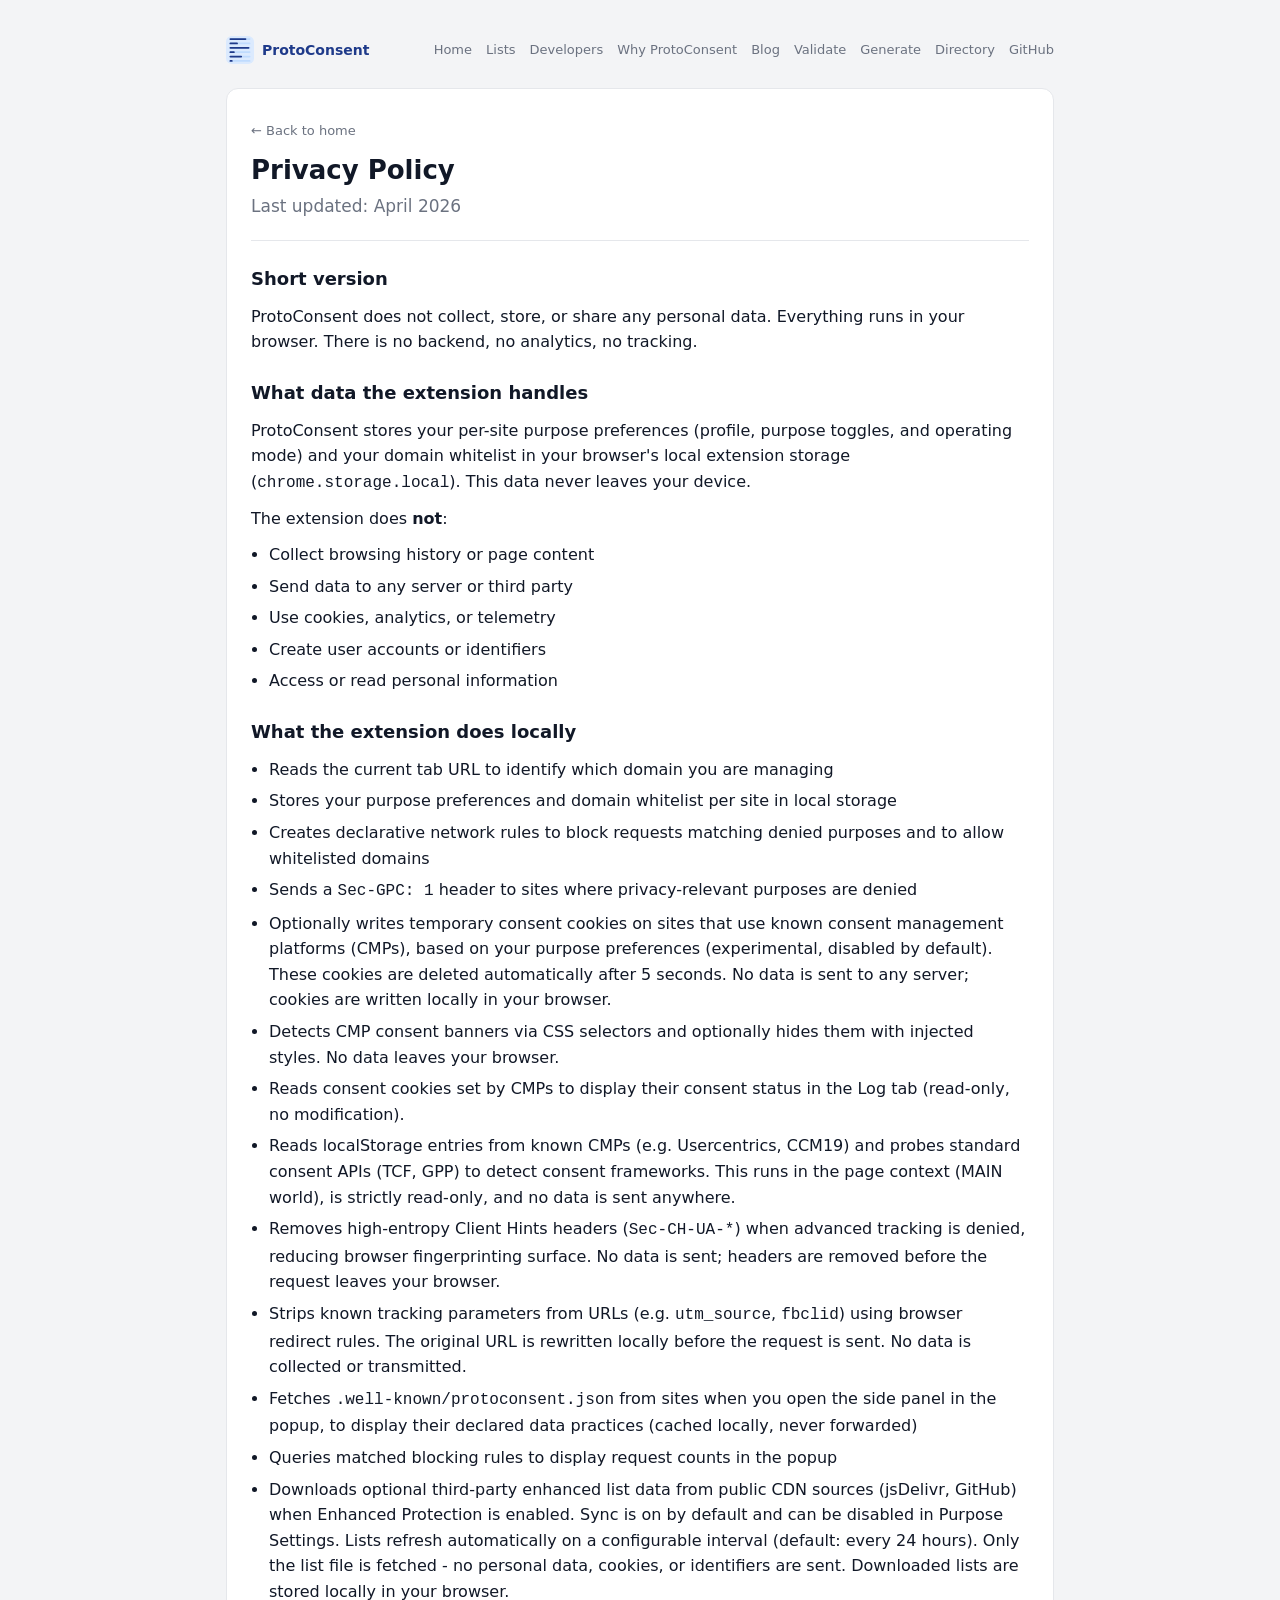
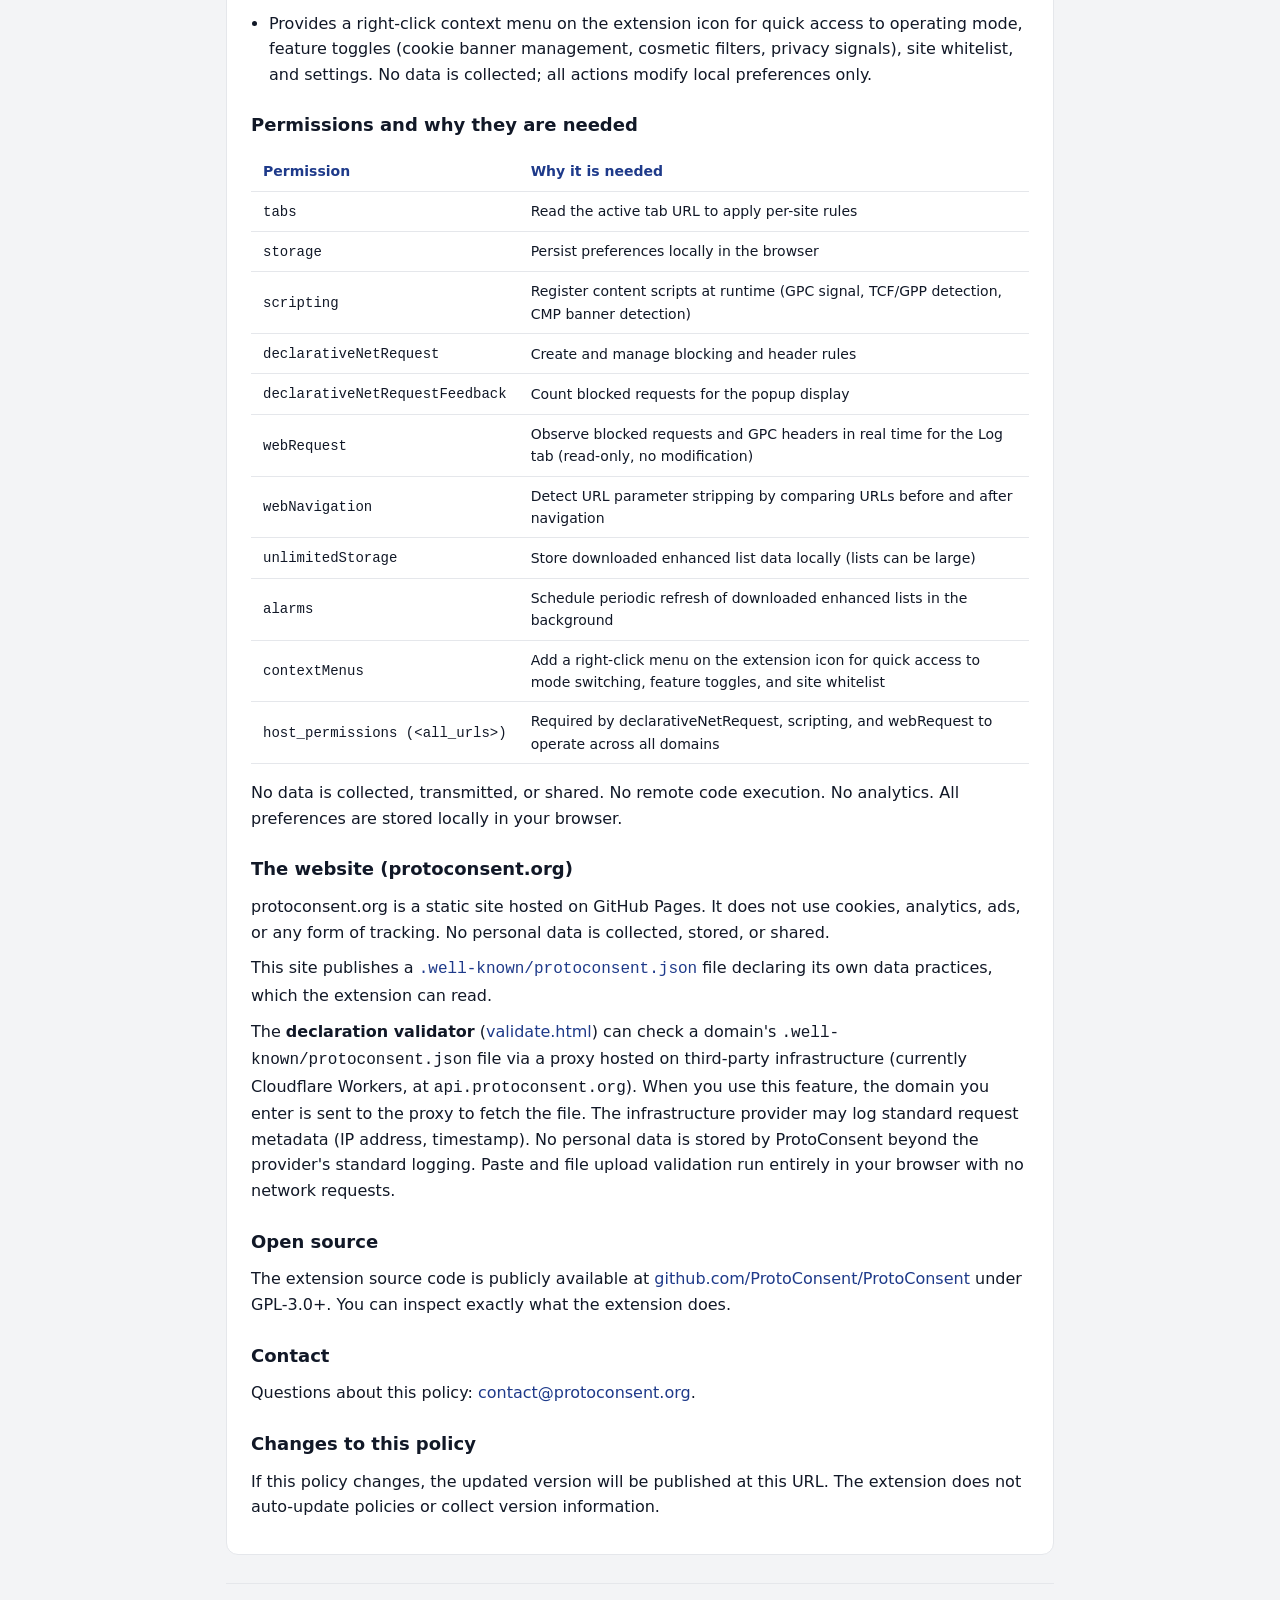
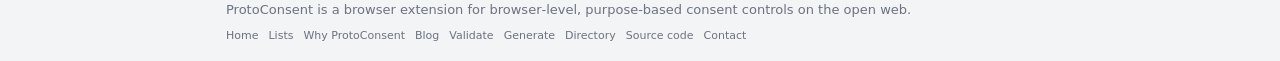
<file: privacy.html>
<!DOCTYPE html>
<!--
  ProtoConsent browser extension
  Copyright (C) 2026 ProtoConsent contributors
  SPDX-License-Identifier: GPL-3.0-or-later
-->
<html lang="en">
<head>
  <meta charset="UTF-8">
  <title>Privacy Policy | ProtoConsent browser extension</title>
  <link rel="icon" type="image/svg+xml" sizes="any" href="assets/logo/protoconsent_logo_bold.svg">
  <link rel="icon" type="image/png" sizes="32x32" href="assets/logo/protoconsent_logo_32.png">
  <meta name="viewport" content="width=device-width, initial-scale=1">
  <meta name="description" content="ProtoConsent privacy policy. No data collected, no tracking, everything stays in your browser.">

  <!-- Open Graph -->
  <meta property="og:title" content="Privacy Policy | ProtoConsent browser extension">
  <meta property="og:description" content="ProtoConsent privacy policy. No data collected, no tracking, everything stays in your browser.">
  <meta property="og:type" content="article">
  <meta property="og:url" content="https://protoconsent.org/privacy.html">
  <meta property="og:image" content="https://protoconsent.org/assets/logo/protoconsent_logo_256.png">

  <!-- Twitter Card -->
  <meta name="twitter:card" content="summary">
  <meta name="twitter:title" content="Privacy Policy | ProtoConsent browser extension">
  <meta name="twitter:description" content="ProtoConsent privacy policy. No data collected, no tracking, everything stays in your browser.">
  <meta name="twitter:image" content="https://protoconsent.org/assets/logo/protoconsent_logo_256.png">

  <meta http-equiv="Content-Security-Policy" content="default-src 'none'; style-src 'self'; img-src 'self'; form-action 'none'; base-uri 'none';">
  <link rel="stylesheet" href="assets/css/style.css">
</head>
<body>
  <a href="#main-content" class="skip-link">Skip to content</a>
  <div class="page">
    <div class="container">
<!-- HEADER-START -->
      <header>
        <a href="index.html" class="brand">
          <img src="assets/logo/protoconsent_logo_bold.svg" alt="ProtoConsent" class="brand-mark" width="28" height="28">
          <div class="brand-name">ProtoConsent</div>
        </a>
        <input type="checkbox" id="nav-toggle" class="nav-toggle" aria-hidden="true">
        <label for="nav-toggle" class="nav-toggle-label" aria-label="Toggle menu"><span></span></label>
        <nav class="header-links-nav" aria-label="Main">
          <a class="header-link" href="index.html">Home</a>
          <a class="header-link" href="lists.html">Lists</a>
          <a class="header-link" href="developers.html">Developers</a>
          <a class="header-link" href="why.html">Why ProtoConsent</a>
          <a class="header-link" href="blog/">Blog</a>
          <a class="header-link" href="validate.html">Validate</a>
          <a class="header-link" href="generate.html">Generate</a>
          <a class="header-link" href="directory.html">Directory</a>
          <a class="header-link" href="https://github.com/ProtoConsent/ProtoConsent" target="_blank" rel="noopener noreferrer">GitHub</a>
        </nav>
      </header>
      <!-- HEADER-END -->

      <main id="main-content">
        <article class="article">
          <div class="article-header">
            <a href="index.html" class="article-back">&larr; Back to home</a>
            <h1 class="article-title">Privacy Policy</h1>
            <p class="article-subtitle">
              Last updated: April 2026
            </p>
          </div>

          <section class="article-section">
            <h2>Short version</h2>
            <p>
              ProtoConsent does not collect, store, or share any personal data. Everything runs in your browser. There is no backend, no analytics, no tracking.
            </p>
          </section>

          <section class="article-section">
            <h2>What data the extension handles</h2>
            <p>
              ProtoConsent stores your per-site purpose preferences (profile, purpose toggles, and operating mode) and your domain whitelist in your browser's local extension storage (<code>chrome.storage.local</code>). This data never leaves your device.
            </p>
            <p>
              The extension does <strong>not</strong>:
            </p>
            <ul>
              <li>Collect browsing history or page content</li>
              <li>Send data to any server or third party</li>
              <li>Use cookies, analytics, or telemetry</li>
              <li>Create user accounts or identifiers</li>
              <li>Access or read personal information</li>
            </ul>
          </section>

          <section class="article-section">
            <h2>What the extension does locally</h2>
            <ul>
              <li>Reads the current tab URL to identify which domain you are managing</li>
              <li>Stores your purpose preferences and domain whitelist per site in local storage</li>
              <li>Creates declarative network rules to block requests matching denied purposes and to allow whitelisted domains</li>
              <li>Sends a <code>Sec-GPC: 1</code> header to sites where privacy-relevant purposes are denied</li>
              <li>Optionally writes temporary consent cookies on sites that use known consent management platforms (CMPs), based on your purpose preferences (experimental, disabled by default). These cookies are deleted automatically after 5 seconds. No data is sent to any server; cookies are written locally in your browser.</li>
              <li>Detects CMP consent banners via CSS selectors and optionally hides them with injected styles. No data leaves your browser.</li>
              <li>Reads consent cookies set by CMPs to display their consent status in the Log tab (read-only, no modification).</li>
              <li>Reads localStorage entries from known CMPs (e.g. Usercentrics, CCM19) and probes standard consent APIs (TCF, GPP) to detect consent frameworks. This runs in the page context (MAIN world), is strictly read-only, and no data is sent anywhere.</li>
              <li>Removes high-entropy Client Hints headers (<code>Sec-CH-UA-*</code>) when advanced tracking is denied, reducing browser fingerprinting surface. No data is sent; headers are removed before the request leaves your browser.</li>
              <li>Strips known tracking parameters from URLs (e.g. <code>utm_source</code>, <code>fbclid</code>) using browser redirect rules. The original URL is rewritten locally before the request is sent. No data is collected or transmitted.</li>
              <li>Fetches <code>.well-known/protoconsent.json</code> from sites when you open the side panel in the popup, to display their declared data practices (cached locally, never forwarded)</li>
              <li>Queries matched blocking rules to display request counts in the popup</li>
              <li>Downloads optional third-party enhanced list data from public CDN sources (jsDelivr, GitHub) when Enhanced Protection is enabled. Sync is on by default and can be disabled in Purpose Settings. Lists refresh automatically on a configurable interval (default: every 24 hours). Only the list file is fetched - no personal data, cookies, or identifiers are sent. Downloaded lists are stored locally in your browser.</li>
              <li>Provides a right-click context menu on the extension icon for quick access to operating mode, feature toggles (cookie banner management, cosmetic filters, privacy signals), site whitelist, and settings. No data is collected; all actions modify local preferences only.</li>
            </ul>
          </section>

          <section class="article-section">
            <h2>Permissions and why they are needed</h2>
            <table class="policy-table">
              <thead>
                <tr>
                  <th>Permission</th>
                  <th>Why it is needed</th>
                </tr>
              </thead>
              <tbody>
                <tr>
                  <td><code>tabs</code></td>
                  <td>Read the active tab URL to apply per-site rules</td>
                </tr>
                <tr>
                  <td><code>storage</code></td>
                  <td>Persist preferences locally in the browser</td>
                </tr>
                <tr>
                  <td><code>scripting</code></td>
                  <td>Register content scripts at runtime (GPC signal, TCF/GPP detection, CMP banner detection)</td>
                </tr>
                <tr>
                  <td><code>declarativeNetRequest</code></td>
                  <td>Create and manage blocking and header rules</td>
                </tr>
                <tr>
                  <td><code>declarativeNetRequestFeedback</code></td>
                  <td>Count blocked requests for the popup display</td>
                </tr>
                <tr>
                  <td><code>webRequest</code></td>
                  <td>Observe blocked requests and GPC headers in real time for the Log tab (read-only, no modification)</td>
                </tr>
                <tr>
                  <td><code>webNavigation</code></td>
                  <td>Detect URL parameter stripping by comparing URLs before and after navigation</td>
                </tr>
                <tr>
                  <td><code>unlimitedStorage</code></td>
                  <td>Store downloaded enhanced list data locally (lists can be large)</td>
                </tr>
                <tr>
                  <td><code>alarms</code></td>
                  <td>Schedule periodic refresh of downloaded enhanced lists in the background</td>
                </tr>
                <tr>
                  <td><code>contextMenus</code></td>
                  <td>Add a right-click menu on the extension icon for quick access to mode switching, feature toggles, and site whitelist</td>
                </tr>
                <tr>
                  <td><code>host_permissions (&lt;all_urls&gt;)</code></td>
                  <td>Required by declarativeNetRequest, scripting, and webRequest to operate across all domains</td>
                </tr>
              </tbody>
            </table>
            <p>
              No data is collected, transmitted, or shared. No remote code execution. No analytics. All preferences are stored locally in your browser.
            </p>
          </section>

          <section class="article-section">
            <h2>The website (protoconsent.org)</h2>
            <p>
              protoconsent.org is a static site hosted on GitHub Pages. It does not use cookies, analytics, ads, or any form of tracking. No personal data is collected, stored, or shared.
            </p>
            <p>
              This site publishes a <code><a href="/.well-known/protoconsent.json">.well-known/protoconsent.json</a></code> file declaring its own data practices, which the extension can read.
            </p>
            <p>
              The <strong>declaration validator</strong> (<a href="validate.html">validate.html</a>) can check a domain's <code>.well-known/protoconsent.json</code> file via a proxy hosted on third-party infrastructure (currently Cloudflare Workers, at <code>api.protoconsent.org</code>). When you use this feature, the domain you enter is sent to the proxy to fetch the file. The infrastructure provider may log standard request metadata (IP address, timestamp). No personal data is stored by ProtoConsent beyond the provider's standard logging. Paste and file upload validation run entirely in your browser with no network requests.
            </p>
          </section>

          <section class="article-section">
            <h2>Open source</h2>
            <p>
              The extension source code is publicly available at <a href="https://github.com/ProtoConsent/ProtoConsent" target="_blank" rel="noopener noreferrer">github.com/ProtoConsent/ProtoConsent</a> under GPL-3.0+. You can inspect exactly what the extension does.
            </p>
          </section>

          <section class="article-section">
            <h2>Contact</h2>
            <p>
              Questions about this policy: <a href="mailto:contact@protoconsent.org">contact@protoconsent.org</a>.
            </p>
          </section>

          <section class="article-section">
            <h2>Changes to this policy</h2>
            <p>
              If this policy changes, the updated version will be published at this URL. The extension does not auto-update policies or collect version information.
            </p>
          </section>
        </article>
      </main>

<!-- FOOTER-START -->
      <footer>
        <div>
          ProtoConsent is a browser extension for browser‑level, purpose‑based consent controls on the open web.
        </div>
        <nav class="footer-links" aria-label="Footer">
          <a href="index.html">Home</a>
          <a href="lists.html">Lists</a>
          <a href="why.html">Why ProtoConsent</a>
          <a href="blog/">Blog</a>
          <a href="validate.html">Validate</a>
          <a href="generate.html">Generate</a>
          <a href="directory.html">Directory</a>
          <a href="https://github.com/ProtoConsent/ProtoConsent" target="_blank" rel="noopener noreferrer">Source code</a>
          <a href="mailto:contact@protoconsent.org">Contact</a>
        </nav>
      </footer>
      <!-- FOOTER-END -->
    </div>
  </div>
</body>
</html>
</file>
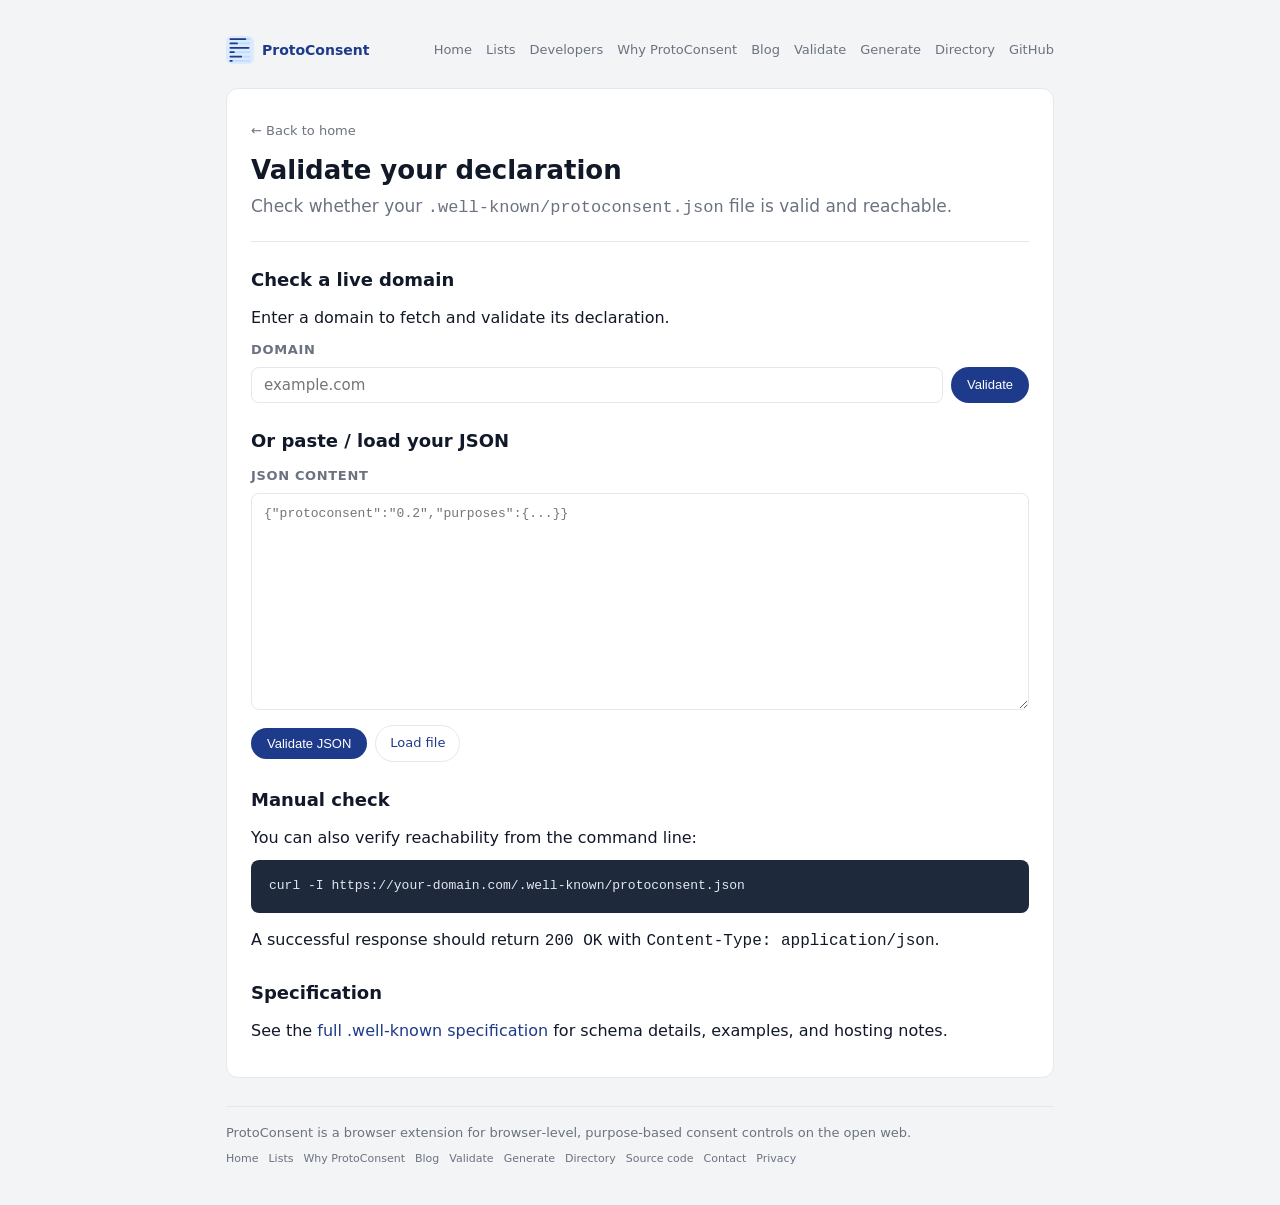
<file: validate.html>
<!DOCTYPE html>
<!--
  ProtoConsent browser extension
  Copyright (C) 2026 ProtoConsent contributors
  SPDX-License-Identifier: GPL-3.0-or-later
-->
<html lang="en">
<head>
  <meta charset="UTF-8">
  <title>Validate | Check your .well-known/protoconsent.json declaration</title>
  <link rel="icon" type="image/svg+xml" sizes="any" href="assets/logo/protoconsent_logo_bold.svg">
  <link rel="icon" type="image/png" sizes="32x32" href="assets/logo/protoconsent_logo_32.png">
  <meta name="viewport" content="width=device-width, initial-scale=1">
  <meta name="description" content="Check whether your .well-known/protoconsent.json file is valid and correctly served. Free online validator for the ProtoConsent protocol.">

  <!-- Open Graph -->
  <meta property="og:title" content="Validate | Check your .well-known/protoconsent.json declaration">
  <meta property="og:description" content="Check whether your .well-known/protoconsent.json file is valid and correctly served.">
  <meta property="og:type" content="website">
  <meta property="og:url" content="https://protoconsent.org/validate.html">
  <meta property="og:image" content="https://protoconsent.org/assets/logo/protoconsent_logo_256.png">

  <!-- Twitter Card -->
  <meta name="twitter:card" content="summary">
  <meta name="twitter:title" content="Validate | Check your .well-known/protoconsent.json declaration">
  <meta name="twitter:description" content="Check whether your .well-known/protoconsent.json file is valid and correctly served.">
  <meta name="twitter:image" content="https://protoconsent.org/assets/logo/protoconsent_logo_256.png">

  <meta http-equiv="Content-Security-Policy" content="default-src 'none'; script-src 'self'; style-src 'self'; img-src 'self'; connect-src https://api.protoconsent.org; form-action 'none'; base-uri 'none';">
  <link rel="stylesheet" href="assets/css/style.css">
</head>
<body>
  <a href="#main-content" class="skip-link">Skip to content</a>
  <div class="page">
    <div class="container">
<!-- HEADER-START -->
      <header>
        <a href="index.html" class="brand">
          <img src="assets/logo/protoconsent_logo_bold.svg" alt="ProtoConsent" class="brand-mark" width="28" height="28">
          <div class="brand-name">ProtoConsent</div>
        </a>
        <input type="checkbox" id="nav-toggle" class="nav-toggle" aria-hidden="true">
        <label for="nav-toggle" class="nav-toggle-label" aria-label="Toggle menu"><span></span></label>
        <nav class="header-links-nav" aria-label="Main">
          <a class="header-link" href="index.html">Home</a>
          <a class="header-link" href="lists.html">Lists</a>
          <a class="header-link" href="developers.html">Developers</a>
          <a class="header-link" href="why.html">Why ProtoConsent</a>
          <a class="header-link" href="blog/">Blog</a>
          <a class="header-link" href="validate.html">Validate</a>
          <a class="header-link" href="generate.html">Generate</a>
          <a class="header-link" href="directory.html">Directory</a>
          <a class="header-link" href="https://github.com/ProtoConsent/ProtoConsent" target="_blank" rel="noopener noreferrer">GitHub</a>
        </nav>
      </header>
      <!-- HEADER-END -->

      <main id="main-content">
        <article class="article">
          <div class="article-header">
            <a href="index.html" class="article-back">&larr; Back to home</a>
            <h1 class="article-title">Validate your declaration</h1>
            <p class="article-subtitle">
              Check whether your <code>.well-known/protoconsent.json</code> file is valid and reachable.
            </p>
          </div>

          <!-- Fetch from domain -->
          <section class="article-section">
            <h2>Check a live domain</h2>
            <p>Enter a domain to fetch and validate its declaration.</p>
            <div class="vld-input-row">
              <label for="vld-domain" class="vld-label">Domain</label>
              <div class="vld-field-group">
                <input type="text" id="vld-domain" class="vld-input" placeholder="example.com" autocomplete="off" spellcheck="false">
                <button type="button" id="vld-fetch-btn" class="btn-primary vld-btn">Validate</button>
              </div>
            </div>
          </section>

          <!-- Paste or load JSON -->
          <section class="article-section">
            <h2>Or paste / load your JSON</h2>
            <div class="vld-input-row">
              <label for="vld-json" class="vld-label">JSON content</label>
              <textarea id="vld-json" class="vld-textarea" rows="10" placeholder='{"protoconsent":"0.2","purposes":{...}}'></textarea>
              <div class="vld-actions">
                <button type="button" id="vld-paste-btn" class="btn-primary vld-btn">Validate JSON</button>
                <label class="vld-file-label">
                  Load file
                  <input type="file" id="vld-file" accept=".json,application/json" class="vld-file-input">
                </label>
              </div>
            </div>
          </section>

          <!-- Results -->
          <section class="article-section" id="vld-results-section" hidden>
            <h2>Results</h2>
            <div id="vld-results"></div>
          </section>

          <!-- Preview -->
          <section class="article-section" id="vld-preview-section" hidden>
            <h2>Preview</h2>
            <p>This is how the extension would display your declaration.</p>
            <div id="vld-preview" class="vld-preview-box"></div>
          </section>

          <!-- Manual check -->
          <section class="article-section">
            <h2>Manual check</h2>
            <p>You can also verify reachability from the command line:</p>
            <div class="code-block">curl -I https://your-domain.com/.well-known/protoconsent.json</div>
            <p>A successful response should return <code>200 OK</code> with <code>Content-Type: application/json</code>.</p>
          </section>

          <!-- Spec reference -->
          <section class="article-section">
            <h2>Specification</h2>
            <p>
              See the <a href="https://github.com/ProtoConsent/ProtoConsent/blob/main/design/spec/protoconsent-well-known.md" target="_blank" rel="noopener noreferrer">full .well-known specification</a> for schema details, examples, and hosting notes.
            </p>
          </section>
        </article>
      </main>

<!-- FOOTER-START -->
      <footer>
        <div>
          ProtoConsent is a browser extension for browser‑level, purpose‑based consent controls on the open web.
        </div>
        <nav class="footer-links" aria-label="Footer">
          <a href="index.html">Home</a>
          <a href="lists.html">Lists</a>
          <a href="why.html">Why ProtoConsent</a>
          <a href="blog/">Blog</a>
          <a href="validate.html">Validate</a>
          <a href="generate.html">Generate</a>
          <a href="directory.html">Directory</a>
          <a href="https://github.com/ProtoConsent/ProtoConsent" target="_blank" rel="noopener noreferrer">Source code</a>
          <a href="mailto:contact@protoconsent.org">Contact</a>
          <a href="privacy.html">Privacy</a>
        </nav>
      </footer>
      <!-- FOOTER-END -->
    </div>
  </div>
  <script src="assets/js/validate.js"></script>
</body>
</html>
</file>
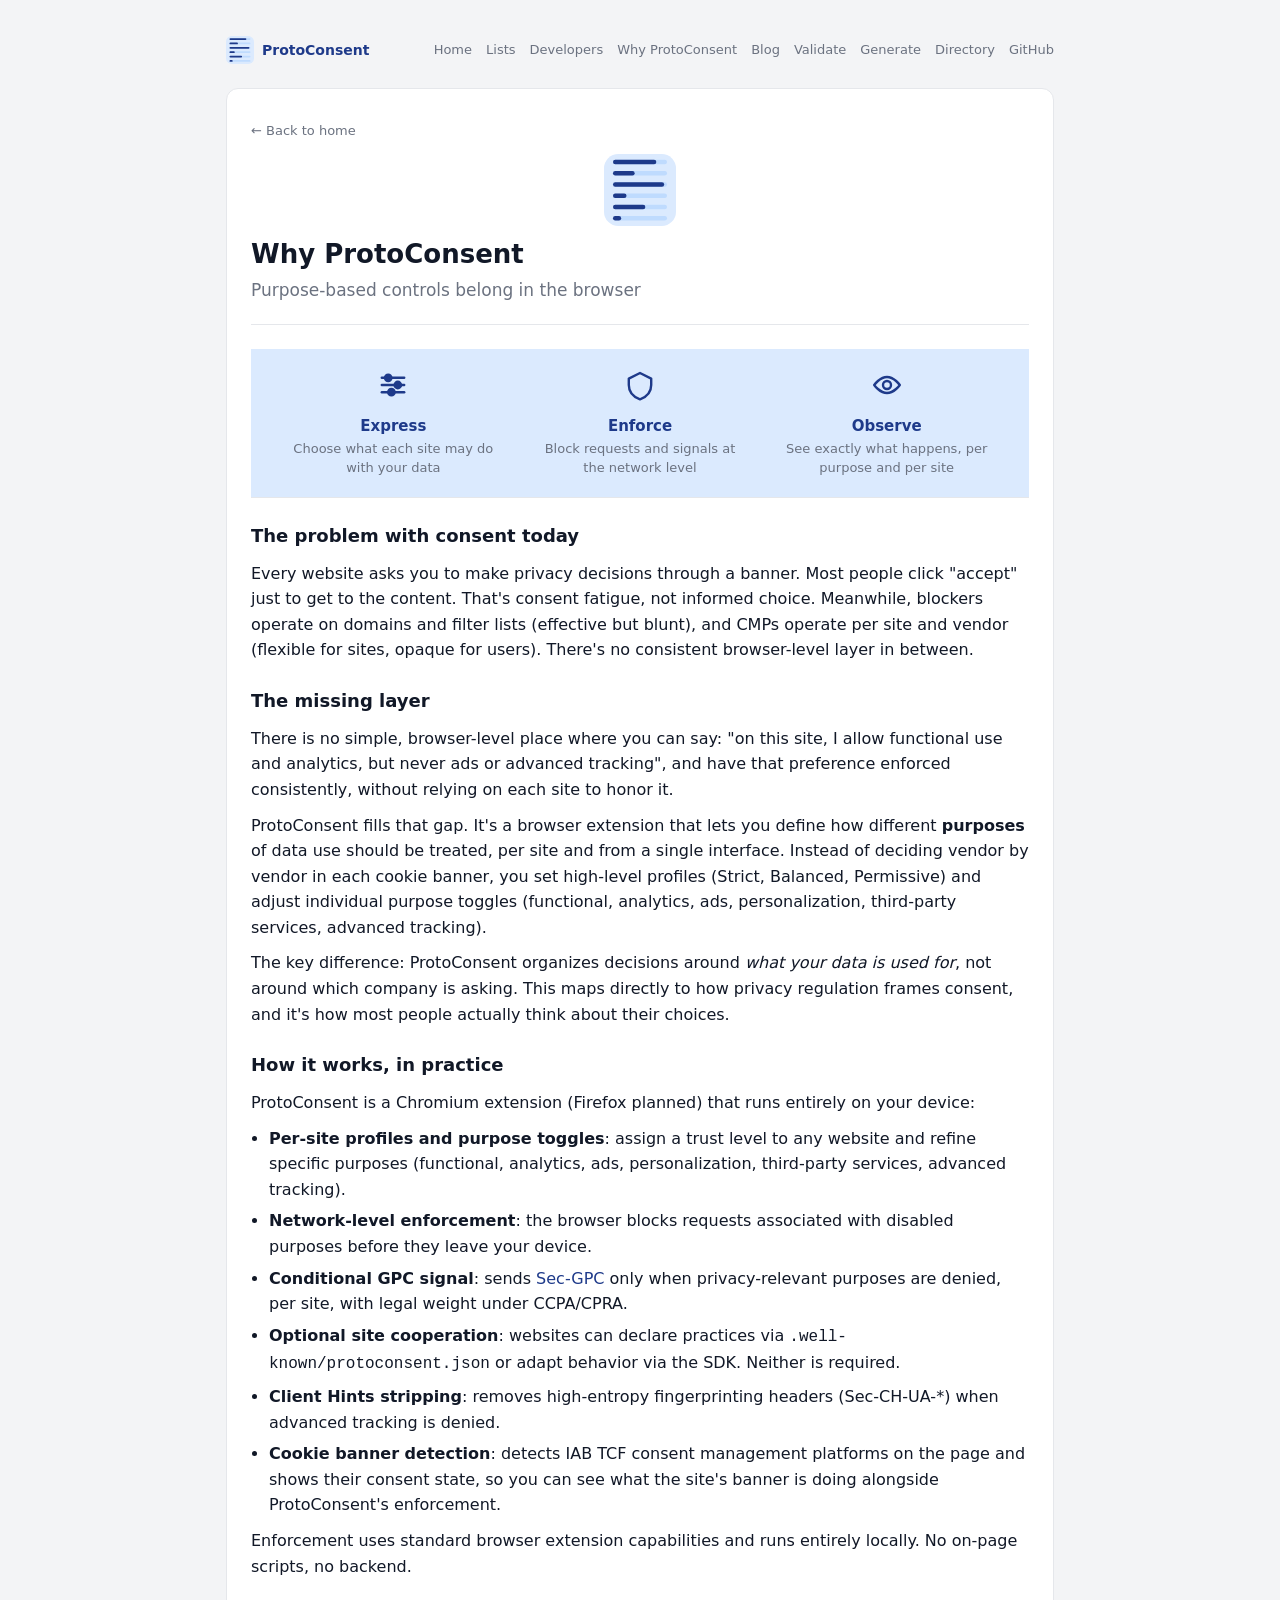
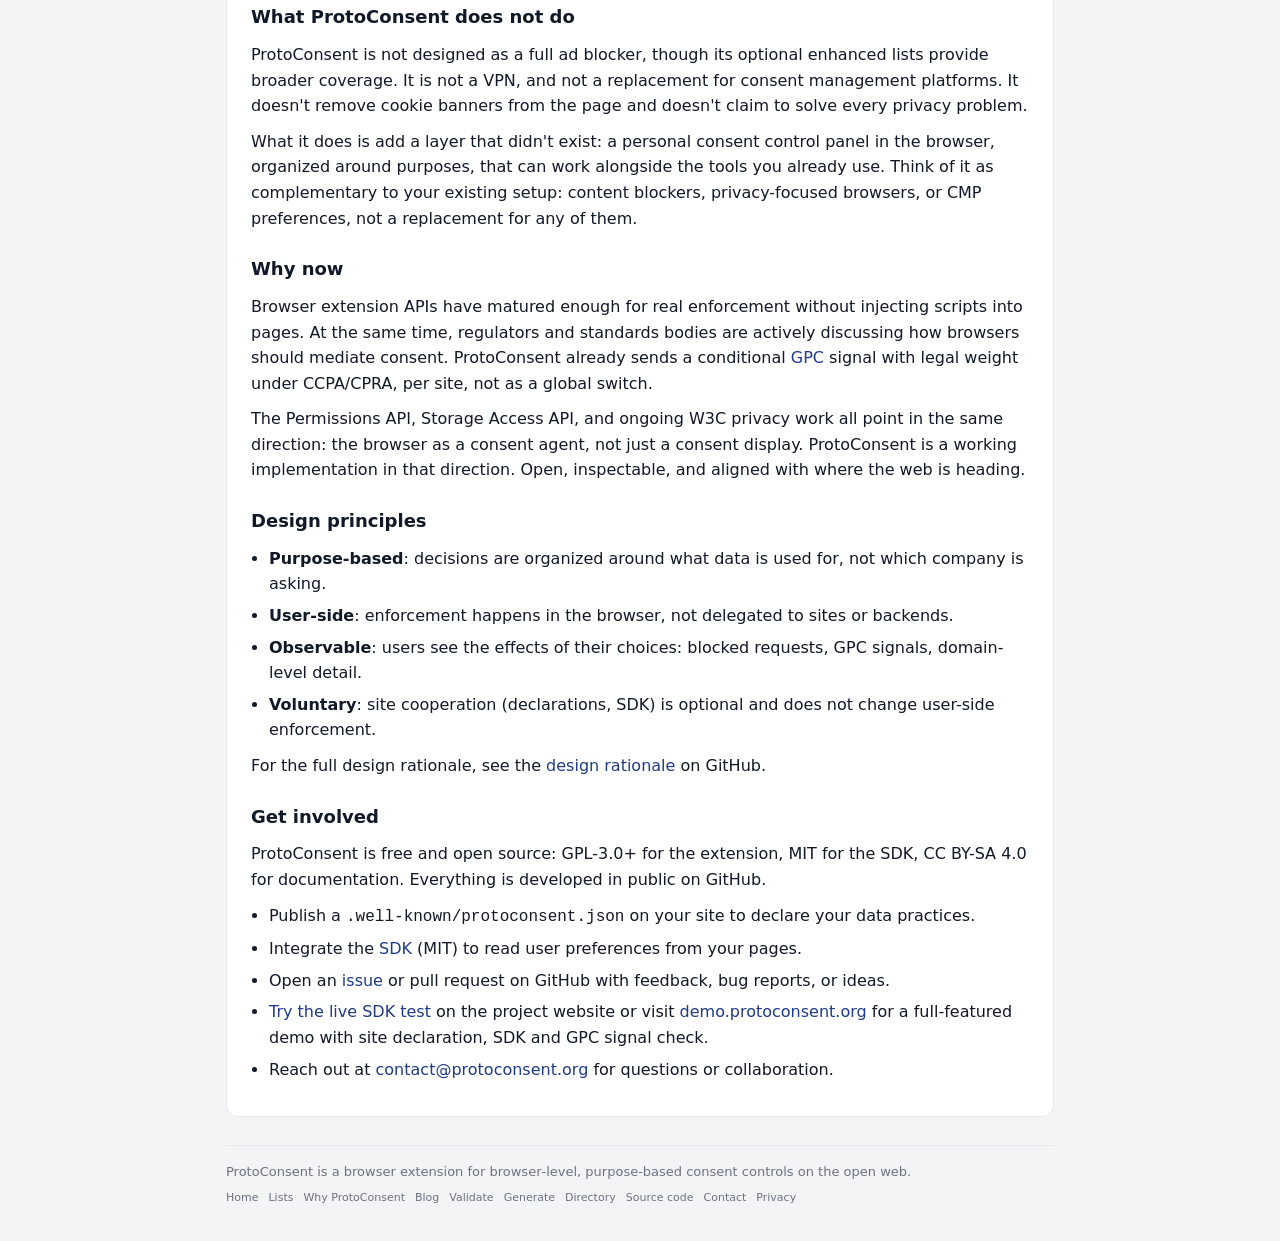
<file: why.html>
<!DOCTYPE html>
<!--
  ProtoConsent browser extension
  Copyright (C) 2026 ProtoConsent contributors
  SPDX-License-Identifier: GPL-3.0-or-later
-->
<html lang="en">
<head>
  <meta charset="UTF-8">
  <title>Why ProtoConsent | Consent banners don't work, the browser should decide</title>
  <link rel="icon" type="image/svg+xml" sizes="any" href="assets/logo/protoconsent_logo_bold.svg">
  <link rel="icon" type="image/png" sizes="32x32" href="assets/logo/protoconsent_logo_32.png">
  <meta name="viewport" content="width=device-width, initial-scale=1">
  <meta name="description" content="Why we built ProtoConsent: consent banners don't work for users. ProtoConsent moves purpose-based privacy controls into the browser, where they belong.">

  <!-- Open Graph -->
  <meta property="og:title" content="Why ProtoConsent | Consent banners don't work, the browser should decide">
  <meta property="og:description" content="Consent banners don't work for users. ProtoConsent moves purpose-based privacy controls into the browser, where they belong.">
  <meta property="og:type" content="article">
  <meta property="og:url" content="https://protoconsent.org/why.html">
  <meta property="og:image" content="https://protoconsent.org/assets/logo/protoconsent_logo_256.png">

  <!-- Twitter Card -->
  <meta name="twitter:card" content="summary">
  <meta name="twitter:title" content="Why ProtoConsent | Consent banners don't work, the browser should decide">
  <meta name="twitter:description" content="Consent banners don't work for users. ProtoConsent moves purpose-based privacy controls into the browser, where they belong.">
  <meta name="twitter:image" content="https://protoconsent.org/assets/logo/protoconsent_logo_256.png">

  <meta http-equiv="Content-Security-Policy" content="default-src 'none'; style-src 'self'; img-src 'self'; form-action 'none'; base-uri 'none';">
  <link rel="stylesheet" href="assets/css/style.css">
</head>
<body>
  <a href="#main-content" class="skip-link">Skip to content</a>
  <div class="page">
    <div class="container">
<!-- HEADER-START -->
      <header>
        <a href="index.html" class="brand">
          <img src="assets/logo/protoconsent_logo_bold.svg" alt="ProtoConsent" class="brand-mark" width="28" height="28">
          <div class="brand-name">ProtoConsent</div>
        </a>
        <input type="checkbox" id="nav-toggle" class="nav-toggle" aria-hidden="true">
        <label for="nav-toggle" class="nav-toggle-label" aria-label="Toggle menu"><span></span></label>
        <nav class="header-links-nav" aria-label="Main">
          <a class="header-link" href="index.html">Home</a>
          <a class="header-link" href="lists.html">Lists</a>
          <a class="header-link" href="developers.html">Developers</a>
          <a class="header-link" href="why.html">Why ProtoConsent</a>
          <a class="header-link" href="blog/">Blog</a>
          <a class="header-link" href="validate.html">Validate</a>
          <a class="header-link" href="generate.html">Generate</a>
          <a class="header-link" href="directory.html">Directory</a>
          <a class="header-link" href="https://github.com/ProtoConsent/ProtoConsent" target="_blank" rel="noopener noreferrer">GitHub</a>
        </nav>
      </header>
      <!-- HEADER-END -->

      <main id="main-content">
        <article class="article">
          <div class="article-header">
            <a href="index.html" class="article-back">&larr; Back to home</a>
            <img src="assets/logo/protoconsent_logo_bold.svg" alt="ProtoConsent logo" class="hero-logo" width="72" height="72">
            <h1 class="article-title">Why ProtoConsent</h1>
            <p class="article-subtitle">
              Purpose-based controls belong in the browser
            </p>
          </div>

          <section class="hero-meta">
            <div class="hero-pillars">
              <div class="hero-pillar">
                <svg class="hero-pillar-icon" xmlns="http://www.w3.org/2000/svg" width="32" height="32" viewBox="0 0 20 20" fill="none" stroke="currentColor" stroke-width="1.5" stroke-linecap="round" stroke-linejoin="round"><line x1="3" y1="5.5" x2="17" y2="5.5"/><circle cx="7" cy="5.5" r="2" fill="var(--pc-blue)"/><line x1="3" y1="10" x2="17" y2="10"/><circle cx="13" cy="10" r="2" fill="var(--pc-blue)"/><line x1="3" y1="14.5" x2="17" y2="14.5"/><circle cx="9" cy="14.5" r="2" fill="var(--pc-blue)"/></svg>
                <div class="hero-pillar-label">Express</div>
                <div class="hero-pillar-desc">Choose what each site may do with your data</div>
              </div>
              <div class="hero-pillar">
                <svg class="hero-pillar-icon" xmlns="http://www.w3.org/2000/svg" width="32" height="32" viewBox="0 0 20 20" fill="none" stroke="currentColor" stroke-width="1.5" stroke-linecap="round" stroke-linejoin="round"><path d="M10 2.5l7 3.5v4c0 4.5-3 7.5-7 9-4-1.5-7-4.5-7-9V6z"/></svg>
                <div class="hero-pillar-label">Enforce</div>
                <div class="hero-pillar-desc">Block requests and signals at the network level</div>
              </div>
              <div class="hero-pillar">
                <svg class="hero-pillar-icon" xmlns="http://www.w3.org/2000/svg" width="32" height="32" viewBox="0 0 20 20" fill="none" stroke="currentColor" stroke-width="1.5" stroke-linecap="round" stroke-linejoin="round"><path d="M2 10s3.5-5 8-5 8 5 8 5-3.5 5-8 5-8-5-8-5z"/><circle cx="10" cy="10" r="2.5"/></svg>
                <div class="hero-pillar-label">Observe</div>
                <div class="hero-pillar-desc">See exactly what happens, per purpose and per site</div>
              </div>
            </div>
          </section>

          <section class="article-section">
            <h2>The problem with consent today</h2>
            <p>
              Every website asks you to make privacy decisions through a banner. Most people click "accept" just to get to the content. That's consent fatigue, not informed choice. Meanwhile, blockers operate on domains and filter lists (effective but blunt), and CMPs operate per site and vendor (flexible for sites, opaque for users). There's no consistent browser-level layer in between.
            </p>
          </section>

          <section class="article-section">
            <h2>The missing layer</h2>
            <p>
              There is no simple, browser-level place where you can say: "on this site, I allow functional use and analytics, but never ads or advanced tracking", and have that preference enforced consistently, without relying on each site to honor it.
            </p>
            <p>
              ProtoConsent fills that gap. It's a browser extension that lets you define how different <strong>purposes</strong> of data use should be treated, per site and from a single interface. Instead of deciding vendor by vendor in each cookie banner, you set high-level profiles (Strict, Balanced, Permissive) and adjust individual purpose toggles (functional, analytics, ads, personalization, third-party services, advanced tracking).
            </p>
            <p>
              The key difference: ProtoConsent organizes decisions around <em>what your data is used for</em>, not around which company is asking. This maps directly to how privacy regulation frames consent, and it's how most people actually think about their choices.
            </p>
          </section>

          <section class="article-section">
            <h2>How it works, in practice</h2>
            <p>
              ProtoConsent is a Chromium extension (Firefox planned) that runs entirely on your device:
            </p>
            <ul>
              <li><strong>Per-site profiles and purpose toggles</strong>: assign a trust level to any website and refine specific purposes (functional, analytics, ads, personalization, third-party services, advanced tracking).</li>
              <li><strong>Network-level enforcement</strong>: the browser blocks requests associated with disabled purposes before they leave your device.</li>
              <li><strong>Conditional GPC signal</strong>: sends <a href="https://globalprivacycontrol.org/" target="_blank" rel="noopener noreferrer">Sec-GPC</a> only when privacy-relevant purposes are denied, per site, with legal weight under CCPA/CPRA.</li>
              <li><strong>Optional site cooperation</strong>: websites can declare practices via <code>.well-known/protoconsent.json</code> or adapt behavior via the SDK. Neither is required.</li>
              <li><strong>Client Hints stripping</strong>: removes high-entropy fingerprinting headers (Sec-CH-UA-*) when advanced tracking is denied.</li>
              <li><strong>Cookie banner detection</strong>: detects IAB TCF consent management platforms on the page and shows their consent state, so you can see what the site's banner is doing alongside ProtoConsent's enforcement.</li>
            </ul>
            <p>
              Enforcement uses standard browser extension capabilities and runs entirely locally. No on-page scripts, no backend.
            </p>
          </section>

          <section class="article-section">
            <h2>What ProtoConsent does not do</h2>
            <p>
              ProtoConsent is not designed as a full ad blocker, though its optional enhanced lists provide broader coverage. It is not a VPN, and not a replacement for consent management platforms. It doesn't remove cookie banners from the page and doesn't claim to solve every privacy problem.
            </p>
            <p>
              What it does is add a layer that didn't exist: a personal consent control panel in the browser, organized around purposes, that can work alongside the tools you already use. Think of it as complementary to your existing setup: content blockers, privacy-focused browsers, or CMP preferences, not a replacement for any of them.
            </p>
          </section>

          <section class="article-section">
            <h2>Why now</h2>
            <p>
              Browser extension APIs have matured enough for real enforcement without injecting scripts into pages. At the same time, regulators and standards bodies are actively discussing how browsers should mediate consent. ProtoConsent already sends a conditional <a href="https://globalprivacycontrol.org/" target="_blank" rel="noopener noreferrer">GPC</a> signal with legal weight under CCPA/CPRA, per site, not as a global switch.
            </p>
            <p>
              The Permissions API, Storage Access API, and ongoing W3C privacy work all point in the same direction: the browser as a consent agent, not just a consent display. ProtoConsent is a working implementation in that direction. Open, inspectable, and aligned with where the web is heading.
            </p>
          </section>

          <section class="article-section">
            <h2>Design principles</h2>
            <ul>
              <li><strong>Purpose-based</strong>: decisions are organized around what data is used for, not which company is asking.</li>
              <li><strong>User-side</strong>: enforcement happens in the browser, not delegated to sites or backends.</li>
              <li><strong>Observable</strong>: users see the effects of their choices: blocked requests, GPC signals, domain-level detail.</li>
              <li><strong>Voluntary</strong>: site cooperation (declarations, SDK) is optional and does not change user-side enforcement.</li>
            </ul>
            <p>
              For the full design rationale, see the <a href="https://github.com/ProtoConsent/ProtoConsent/blob/main/design/design-rationale.md" target="_blank" rel="noopener noreferrer">design rationale</a> on GitHub.
            </p>
          </section>

          <section class="article-section">
            <h2>Get involved</h2>
            <p>
              ProtoConsent is free and open source: GPL-3.0+ for the extension, MIT for the SDK, CC BY-SA 4.0 for documentation. Everything is developed in public on GitHub.
            </p>
            <ul>
              <li>Publish a <code>.well-known/protoconsent.json</code> on your site to declare your data practices.</li>
              <li>Integrate the <a href="https://github.com/ProtoConsent/ProtoConsent/tree/main/sdk" target="_blank" rel="noopener noreferrer">SDK</a> (MIT) to read user preferences from your pages.</li>
              <li>Open an <a href="https://github.com/ProtoConsent/ProtoConsent/issues" target="_blank" rel="noopener noreferrer">issue</a> or pull request on GitHub with feedback, bug reports, or ideas.</li>
              <li><a href="index.html#live-test">Try the live SDK test</a> on the project website or visit <a href="https://demo.protoconsent.org" target="_blank" rel="noopener noreferrer">demo.protoconsent.org</a> for a full-featured demo with site declaration, SDK and GPC signal check.</li>
              <li>Reach out at <a href="mailto:contact@protoconsent.org">contact@protoconsent.org</a> for questions or collaboration.</li>
            </ul>
          </section>
        </article>
      </main>

<!-- FOOTER-START -->
      <footer>
        <div>
          ProtoConsent is a browser extension for browser‑level, purpose‑based consent controls on the open web.
        </div>
        <nav class="footer-links" aria-label="Footer">
          <a href="index.html">Home</a>
          <a href="lists.html">Lists</a>
          <a href="why.html">Why ProtoConsent</a>
          <a href="blog/">Blog</a>
          <a href="validate.html">Validate</a>
          <a href="generate.html">Generate</a>
          <a href="directory.html">Directory</a>
          <a href="https://github.com/ProtoConsent/ProtoConsent" target="_blank" rel="noopener noreferrer">Source code</a>
          <a href="mailto:contact@protoconsent.org">Contact</a>
          <a href="privacy.html">Privacy</a>
        </nav>
      </footer>
      <!-- FOOTER-END -->
    </div>
  </div>
</body>
</html>
</file>
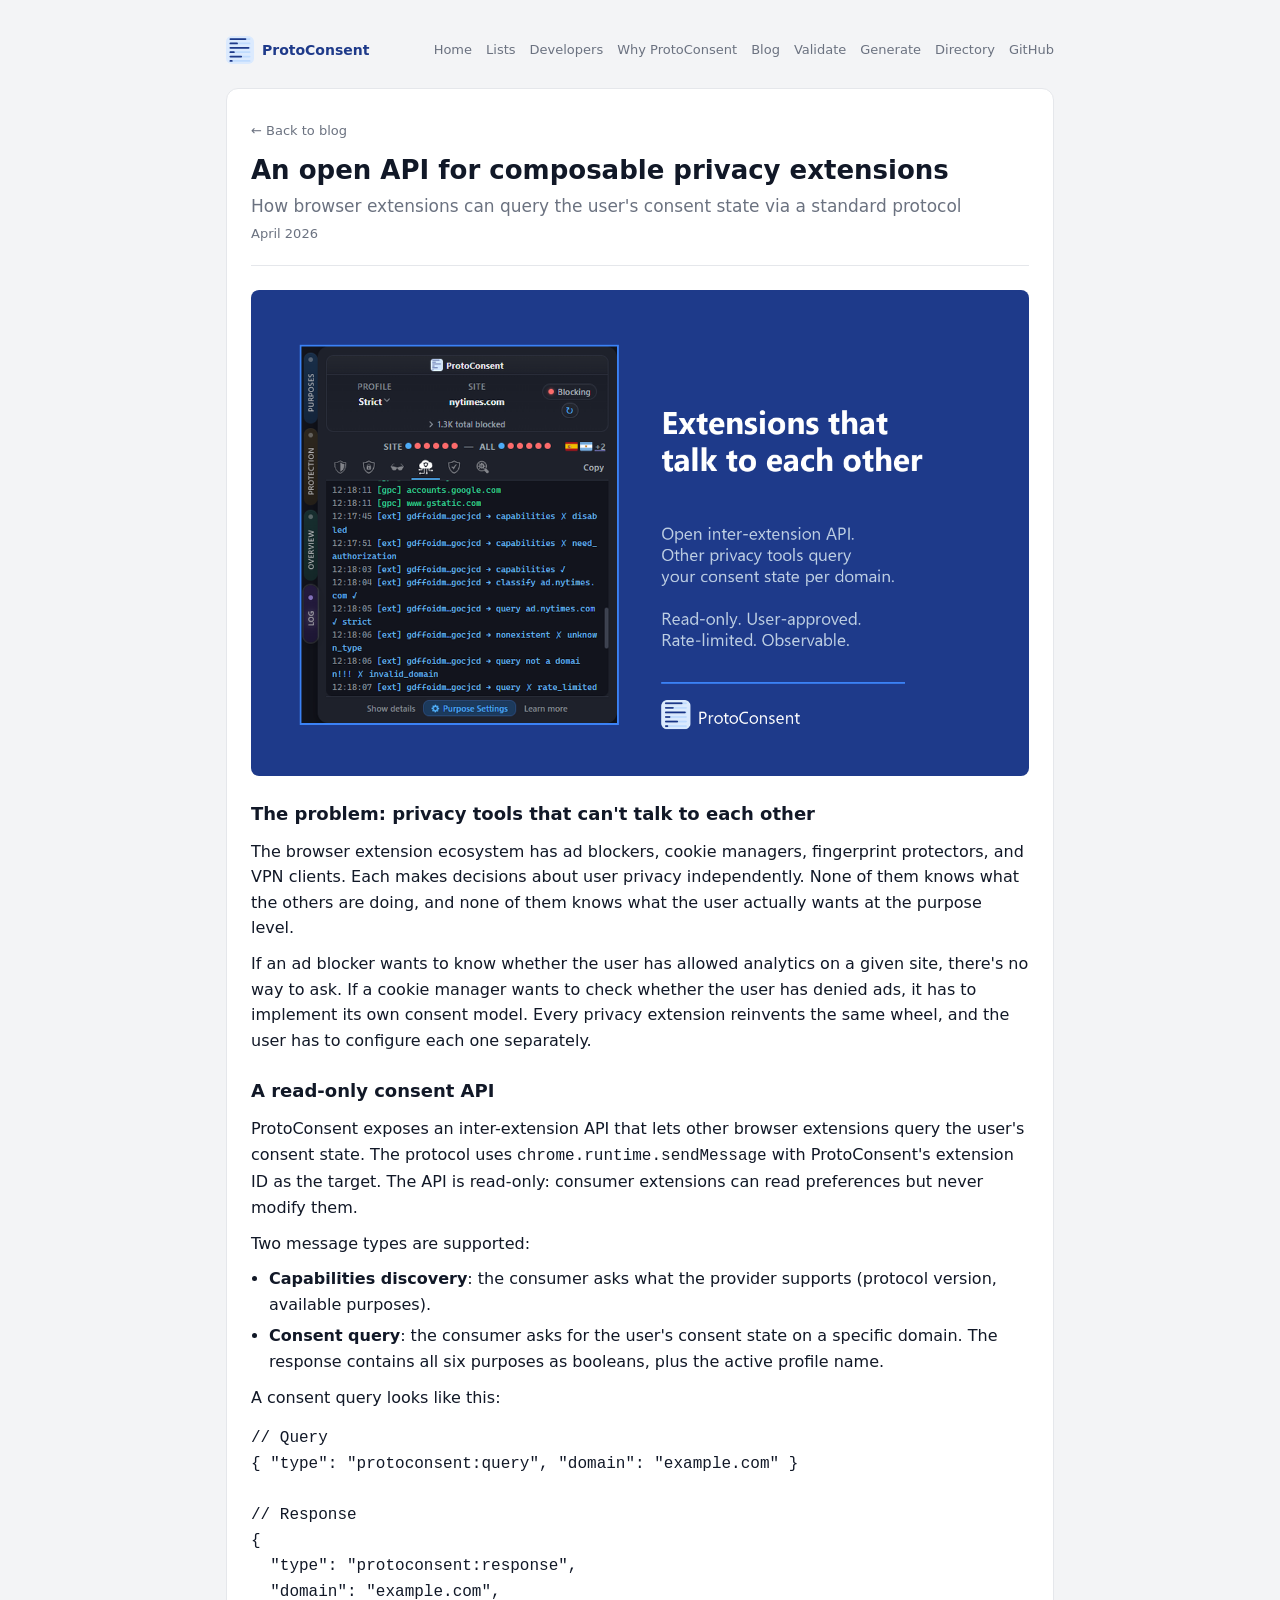
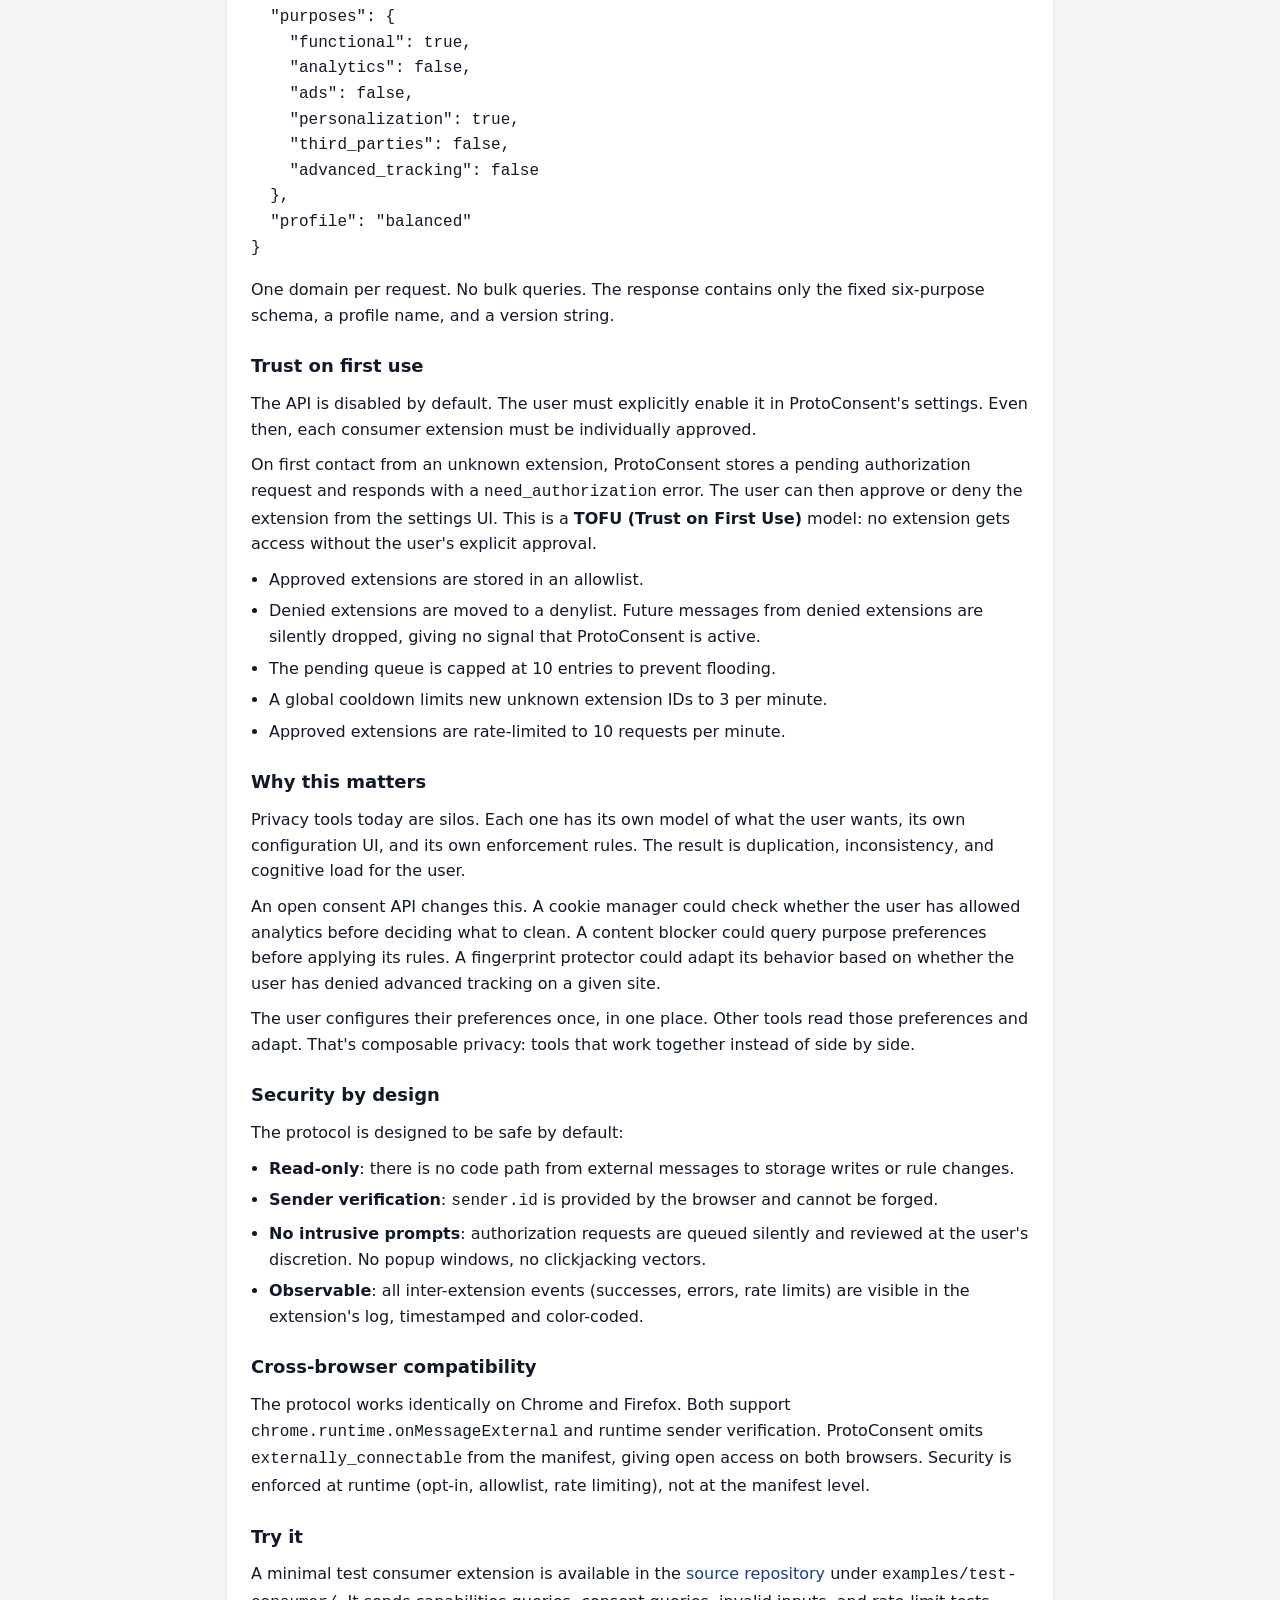
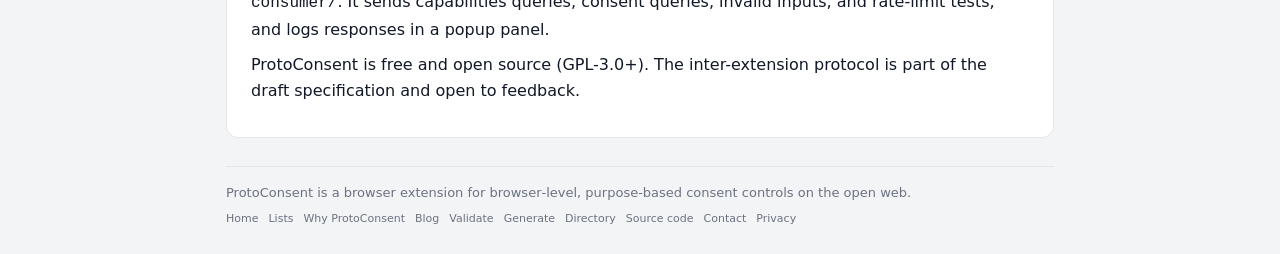
<file: blog/inter-extension-api.html>
<!DOCTYPE html>
<!--
  ProtoConsent browser extension
  Copyright (C) 2026 ProtoConsent contributors
  SPDX-License-Identifier: GPL-3.0-or-later
-->
<html lang="en">
<head>
  <meta charset="UTF-8">
  <title>Inter-extension API | An open API for composable privacy extensions</title>
  <link rel="icon" type="image/svg+xml" sizes="any" href="../assets/logo/protoconsent_logo_bold.svg">
  <link rel="icon" type="image/png" sizes="32x32" href="../assets/logo/protoconsent_logo_32.png">
  <meta name="viewport" content="width=device-width, initial-scale=1">
  <meta name="description" content="ProtoConsent exposes an inter-extension API that lets other browser extensions query the user's consent state. Here's how the protocol works and why composable privacy tools matter.">

  <!-- Open Graph -->
  <meta property="og:title" content="Inter-extension API | An open API for composable privacy extensions">
  <meta property="og:description" content="ProtoConsent exposes an inter-extension API that lets other browser extensions query the user's consent state per domain.">
  <meta property="og:type" content="article">
  <meta property="og:url" content="https://protoconsent.org/blog/inter-extension-api.html">
  <meta property="og:image" content="https://protoconsent.org/assets/logo/protoconsent_logo_256.png">

  <!-- Twitter Card -->
  <meta name="twitter:card" content="summary">
  <meta name="twitter:title" content="Inter-extension API | An open API for composable privacy extensions">
  <meta name="twitter:description" content="ProtoConsent exposes an inter-extension API that lets other browser extensions query the user's consent state per domain.">
  <meta name="twitter:image" content="https://protoconsent.org/assets/logo/protoconsent_logo_256.png">

  <meta http-equiv="Content-Security-Policy" content="default-src 'none'; style-src 'self'; img-src 'self'; form-action 'none'; base-uri 'none';">
  <link rel="stylesheet" href="../assets/css/style.css">
</head>
<body>
  <a href="#main-content" class="skip-link">Skip to content</a>
  <div class="page">
    <div class="container">
<!-- HEADER-START -->
      <header>
        <a href="../index.html" class="brand">
          <img src="../assets/logo/protoconsent_logo_bold.svg" alt="ProtoConsent" class="brand-mark" width="28" height="28">
          <div class="brand-name">ProtoConsent</div>
        </a>
        <input type="checkbox" id="nav-toggle" class="nav-toggle" aria-hidden="true">
        <label for="nav-toggle" class="nav-toggle-label" aria-label="Toggle menu"><span></span></label>
        <nav class="header-links-nav" aria-label="Main">
          <a class="header-link" href="../index.html">Home</a>
          <a class="header-link" href="../lists.html">Lists</a>
          <a class="header-link" href="../developers.html">Developers</a>
          <a class="header-link" href="../why.html">Why ProtoConsent</a>
          <a class="header-link" href="../blog/">Blog</a>
          <a class="header-link" href="../validate.html">Validate</a>
          <a class="header-link" href="../generate.html">Generate</a>
          <a class="header-link" href="../directory.html">Directory</a>
          <a class="header-link" href="https://github.com/ProtoConsent/ProtoConsent" target="_blank" rel="noopener noreferrer">GitHub</a>
        </nav>
      </header>
      <!-- HEADER-END -->

      <main id="main-content">
        <article class="article">
          <div class="article-header">
            <a href="index.html" class="article-back">&larr; Back to blog</a>
            <h1 class="article-title">An open API for composable privacy extensions</h1>
            <p class="article-subtitle">
              How browser extensions can query the user's consent state via a standard protocol
            </p>
            <p class="article-date">April 2026</p>
          </div>

          <img src="../assets/blog/inter-extension-api.png" alt="ProtoConsent log showing inter-extension API queries and responses" class="article-img" width="1280" height="800">

          <section class="article-section">
            <h2>The problem: privacy tools that can't talk to each other</h2>
            <p>
              The browser extension ecosystem has ad blockers, cookie managers, fingerprint protectors, and VPN clients. Each makes decisions about user privacy independently. None of them knows what the others are doing, and none of them knows what the user actually wants at the purpose level.
            </p>
            <p>
              If an ad blocker wants to know whether the user has allowed analytics on a given site, there's no way to ask. If a cookie manager wants to check whether the user has denied ads, it has to implement its own consent model. Every privacy extension reinvents the same wheel, and the user has to configure each one separately.
            </p>
          </section>

          <section class="article-section">
            <h2>A read-only consent API</h2>
            <p>
              ProtoConsent exposes an inter-extension API that lets other browser extensions query the user's consent state. The protocol uses <code>chrome.runtime.sendMessage</code> with ProtoConsent's extension ID as the target. The API is read-only: consumer extensions can read preferences but never modify them.
            </p>
            <p>
              Two message types are supported:
            </p>
            <ul>
              <li><strong>Capabilities discovery</strong>: the consumer asks what the provider supports (protocol version, available purposes).</li>
              <li><strong>Consent query</strong>: the consumer asks for the user's consent state on a specific domain. The response contains all six purposes as booleans, plus the active profile name.</li>
            </ul>
            <p>
              A consent query looks like this:
            </p>
            <pre><code>// Query
{ "type": "protoconsent:query", "domain": "example.com" }

// Response
{
  "type": "protoconsent:response",
  "domain": "example.com",
  "purposes": {
    "functional": true,
    "analytics": false,
    "ads": false,
    "personalization": true,
    "third_parties": false,
    "advanced_tracking": false
  },
  "profile": "balanced"
}</code></pre>
            <p>
              One domain per request. No bulk queries. The response contains only the fixed six-purpose schema, a profile name, and a version string.
            </p>
          </section>

          <section class="article-section">
            <h2>Trust on first use</h2>
            <p>
              The API is disabled by default. The user must explicitly enable it in ProtoConsent's settings. Even then, each consumer extension must be individually approved.
            </p>
            <p>
              On first contact from an unknown extension, ProtoConsent stores a pending authorization request and responds with a <code>need_authorization</code> error. The user can then approve or deny the extension from the settings UI. This is a <strong>TOFU (Trust on First Use)</strong> model: no extension gets access without the user's explicit approval.
            </p>
            <ul>
              <li>Approved extensions are stored in an allowlist.</li>
              <li>Denied extensions are moved to a denylist. Future messages from denied extensions are silently dropped, giving no signal that ProtoConsent is active.</li>
              <li>The pending queue is capped at 10 entries to prevent flooding.</li>
              <li>A global cooldown limits new unknown extension IDs to 3 per minute.</li>
              <li>Approved extensions are rate-limited to 10 requests per minute.</li>
            </ul>
          </section>

          <section class="article-section">
            <h2>Why this matters</h2>
            <p>
              Privacy tools today are silos. Each one has its own model of what the user wants, its own configuration UI, and its own enforcement rules. The result is duplication, inconsistency, and cognitive load for the user.
            </p>
            <p>
              An open consent API changes this. A cookie manager could check whether the user has allowed analytics before deciding what to clean. A content blocker could query purpose preferences before applying its rules. A fingerprint protector could adapt its behavior based on whether the user has denied advanced tracking on a given site.
            </p>
            <p>
              The user configures their preferences once, in one place. Other tools read those preferences and adapt. That's composable privacy: tools that work together instead of side by side.
            </p>
          </section>

          <section class="article-section">
            <h2>Security by design</h2>
            <p>
              The protocol is designed to be safe by default:
            </p>
            <ul>
              <li><strong>Read-only</strong>: there is no code path from external messages to storage writes or rule changes.</li>
              <li><strong>Sender verification</strong>: <code>sender.id</code> is provided by the browser and cannot be forged.</li>
              <li><strong>No intrusive prompts</strong>: authorization requests are queued silently and reviewed at the user's discretion. No popup windows, no clickjacking vectors.</li>
              <li><strong>Observable</strong>: all inter-extension events (successes, errors, rate limits) are visible in the extension's log, timestamped and color-coded.</li>
            </ul>
          </section>

          <section class="article-section">
            <h2>Cross-browser compatibility</h2>
            <p>
              The protocol works identically on Chrome and Firefox. Both support <code>chrome.runtime.onMessageExternal</code> and runtime sender verification. ProtoConsent omits <code>externally_connectable</code> from the manifest, giving open access on both browsers. Security is enforced at runtime (opt-in, allowlist, rate limiting), not at the manifest level.
            </p>
          </section>

          <section class="article-section">
            <h2>Try it</h2>
            <p>
              A minimal test consumer extension is available in the <a href="https://github.com/ProtoConsent/ProtoConsent" target="_blank" rel="noopener noreferrer">source repository</a> under <code>examples/test-consumer/</code>. It sends capabilities queries, consent queries, invalid inputs, and rate-limit tests, and logs responses in a popup panel.
            </p>
            <p>
              ProtoConsent is free and open source (GPL-3.0+). The inter-extension protocol is part of the draft specification and open to feedback.
            </p>
          </section>
        </article>
      </main>

<!-- FOOTER-START -->
      <footer>
        <div>
          ProtoConsent is a browser extension for browser‑level, purpose‑based consent controls on the open web.
        </div>
        <nav class="footer-links" aria-label="Footer">
          <a href="../index.html">Home</a>
          <a href="../lists.html">Lists</a>
          <a href="../why.html">Why ProtoConsent</a>
          <a href="../blog/">Blog</a>
          <a href="../validate.html">Validate</a>
          <a href="../generate.html">Generate</a>
          <a href="../directory.html">Directory</a>
          <a href="https://github.com/ProtoConsent/ProtoConsent" target="_blank" rel="noopener noreferrer">Source code</a>
          <a href="mailto:contact@protoconsent.org">Contact</a>
          <a href="../privacy.html">Privacy</a>
        </nav>
      </footer>
      <!-- FOOTER-END -->
    </div>
  </div>
</body>
</html>
</file>
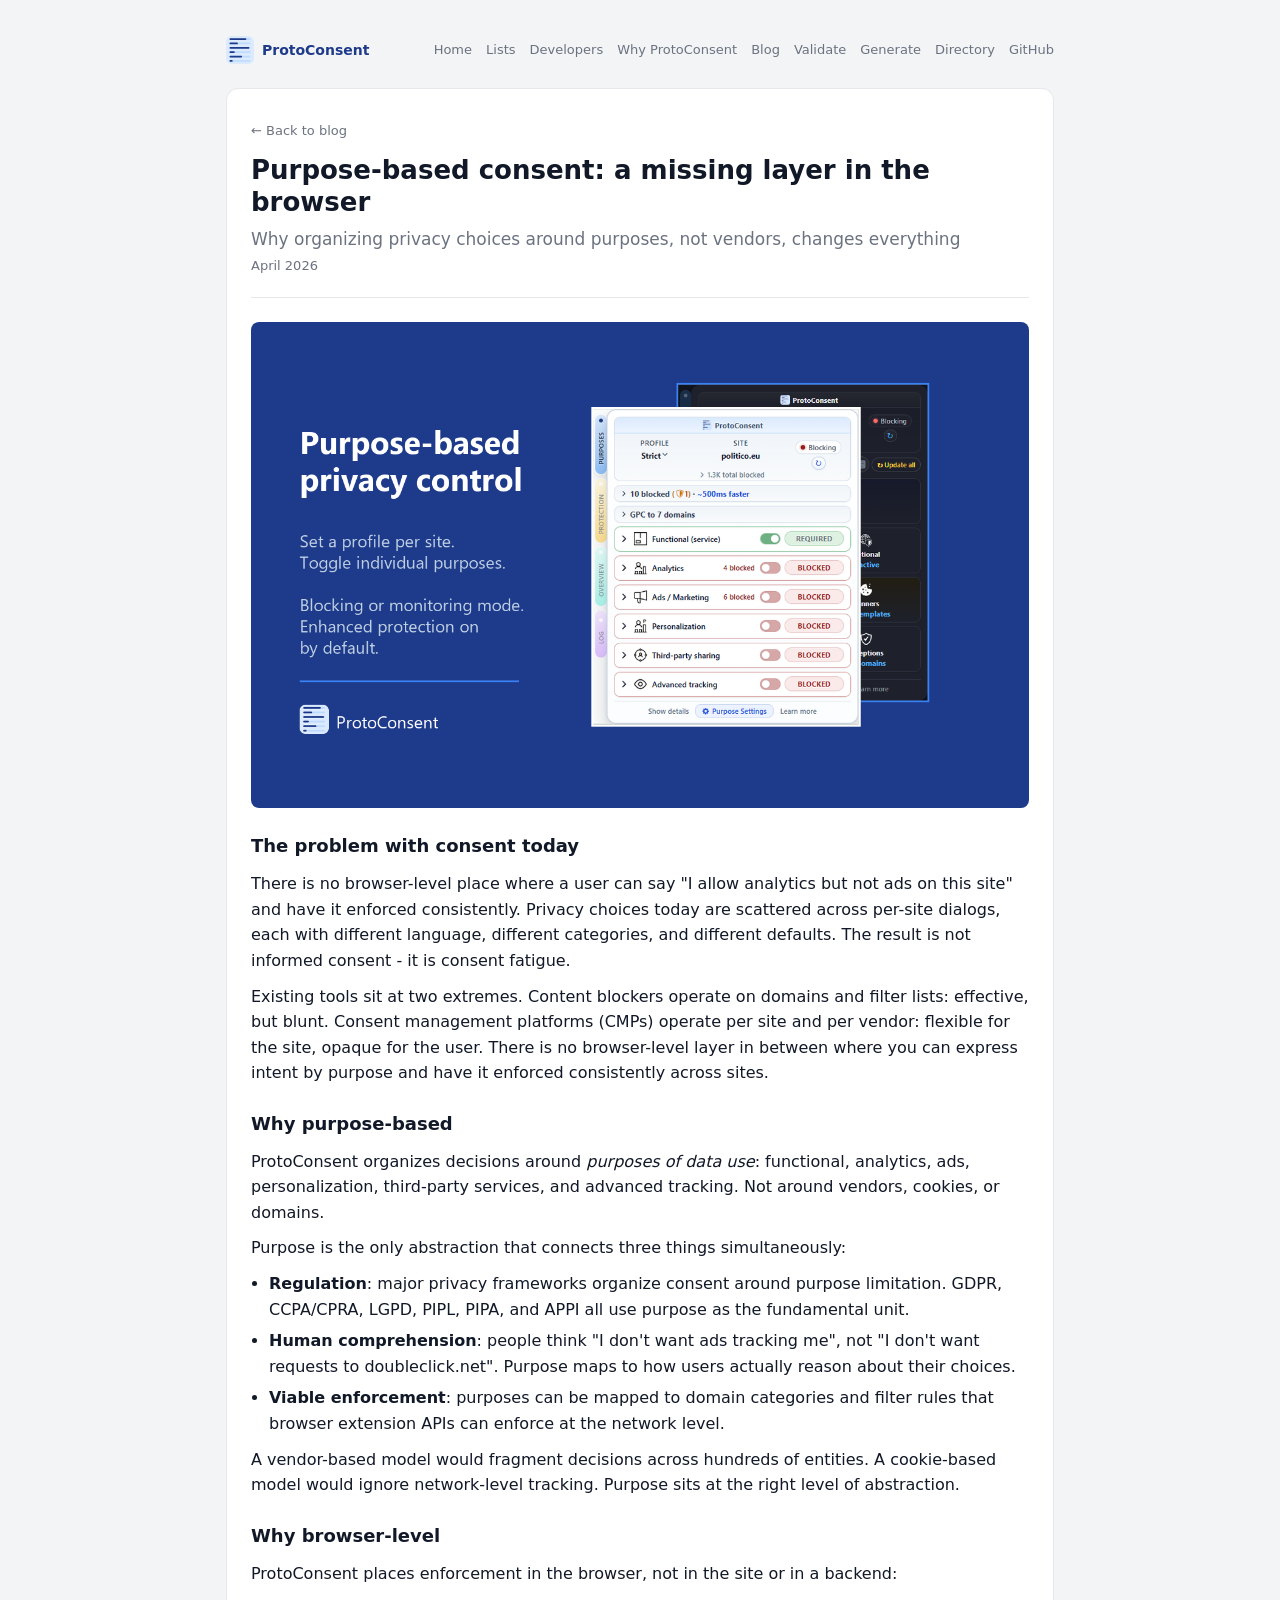
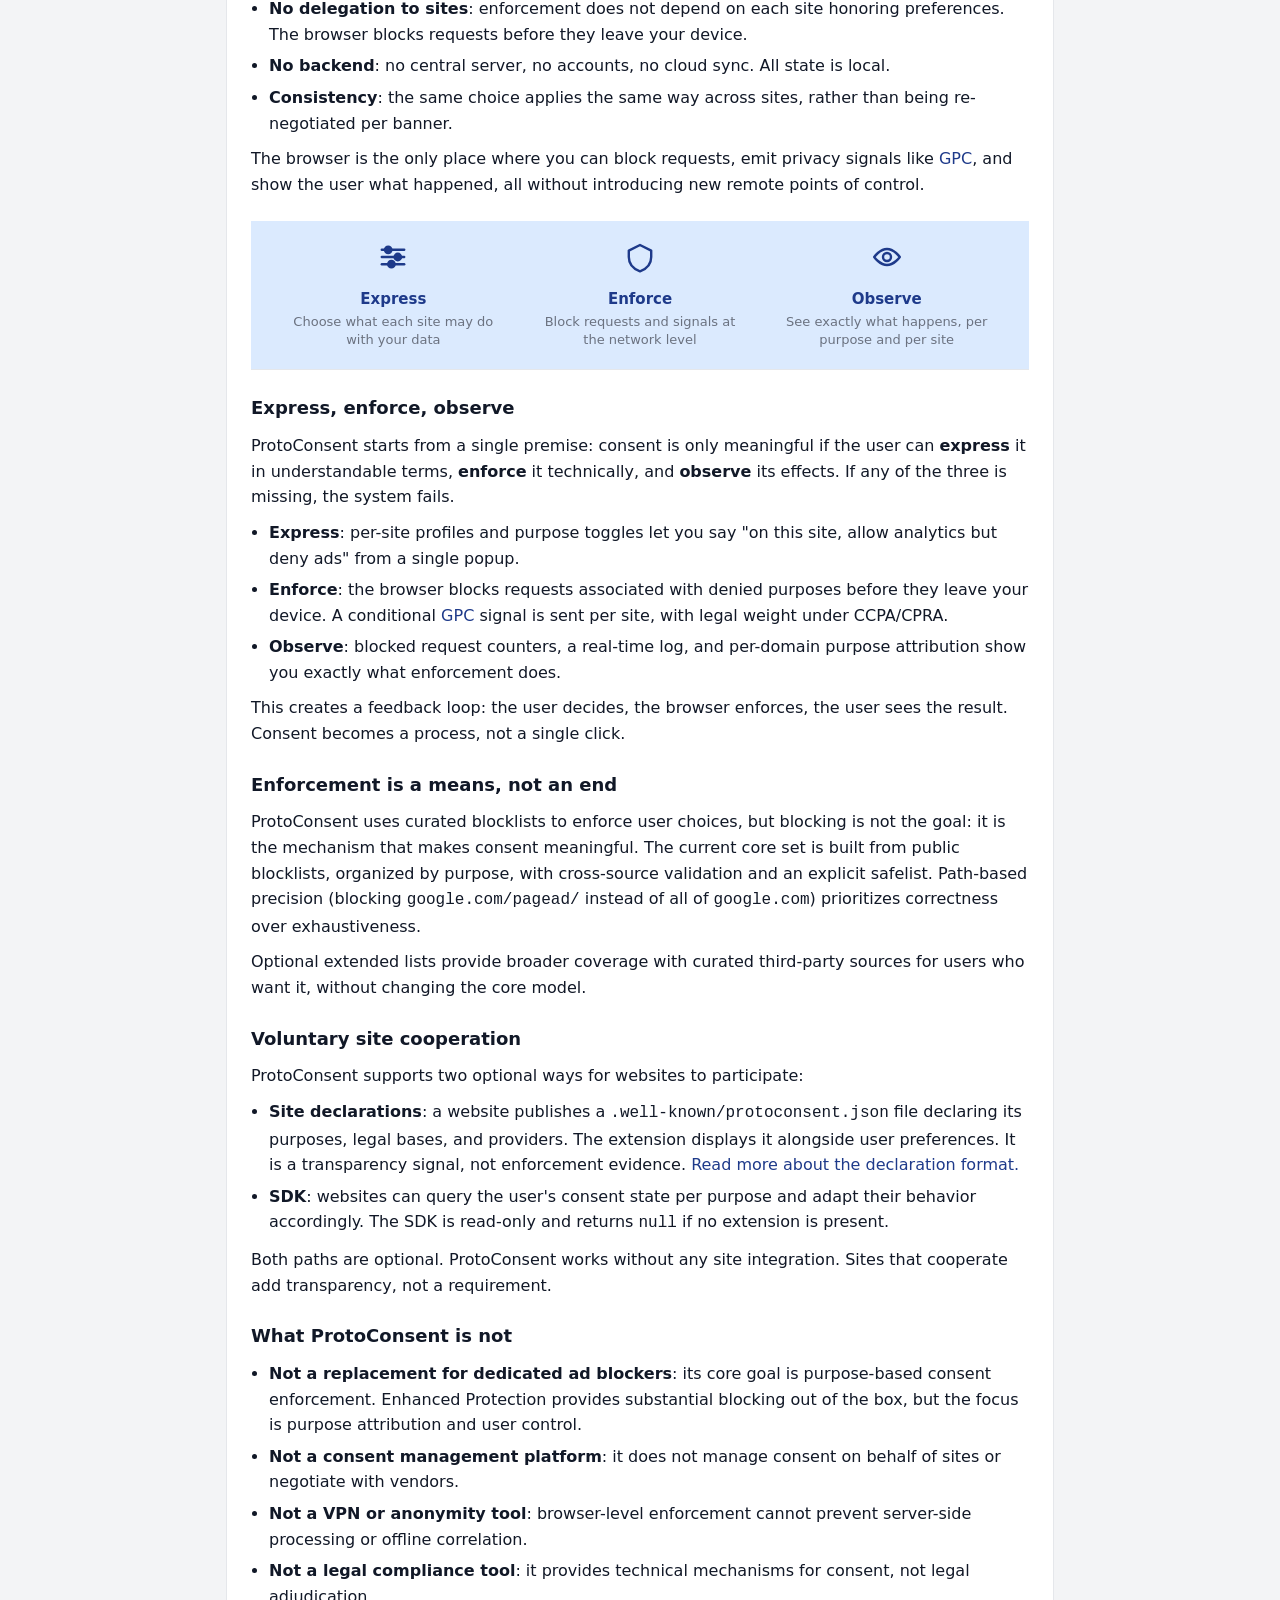
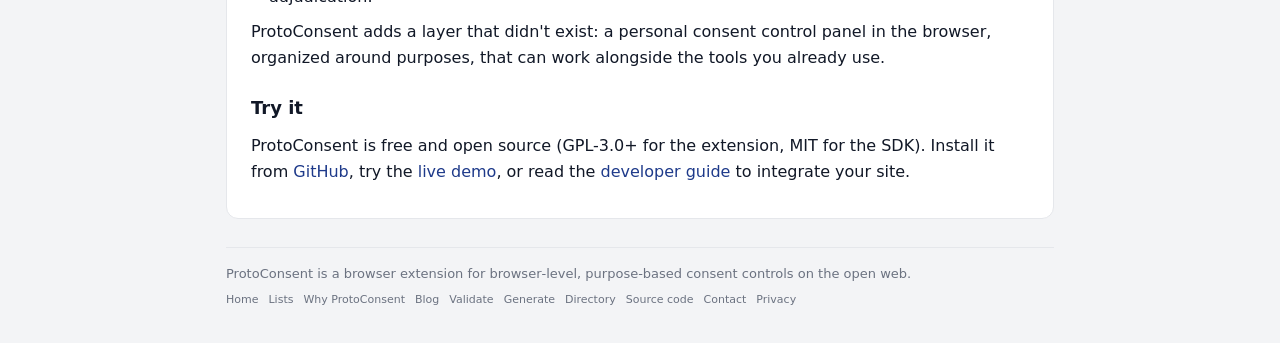
<file: blog/purpose-based-consent-model.html>
<!DOCTYPE html>
<!--
  ProtoConsent browser extension
  Copyright (C) 2026 ProtoConsent contributors
  SPDX-License-Identifier: GPL-3.0-or-later
-->
<html lang="en">
<head>
  <meta charset="UTF-8">
  <title>Purpose-based Consent | A missing layer between the user and the website</title>
  <link rel="icon" type="image/svg+xml" sizes="any" href="../assets/logo/protoconsent_logo_bold.svg">
  <link rel="icon" type="image/png" sizes="32x32" href="../assets/logo/protoconsent_logo_32.png">
  <meta name="viewport" content="width=device-width, initial-scale=1">
  <meta name="description" content="Consent banners organize choices around vendors. ProtoConsent organizes them around purposes, and enforces them in the browser. This article explains why that distinction matters.">

  <!-- Open Graph -->
  <meta property="og:title" content="Purpose-based Consent | A missing layer between the user and the website">
  <meta property="og:description" content="Consent banners organize choices around vendors. ProtoConsent organizes them around purposes, and enforces them in the browser.">
  <meta property="og:type" content="article">
  <meta property="og:url" content="https://protoconsent.org/blog/purpose-based-consent-model.html">
  <meta property="og:image" content="https://protoconsent.org/assets/logo/protoconsent_logo_256.png">

  <!-- Twitter Card -->
  <meta name="twitter:card" content="summary">
  <meta name="twitter:title" content="Purpose-based Consent | A missing layer between the user and the website">
  <meta name="twitter:description" content="Consent banners organize choices around vendors. ProtoConsent organizes them around purposes, and enforces them in the browser.">
  <meta name="twitter:image" content="https://protoconsent.org/assets/logo/protoconsent_logo_256.png">

  <meta http-equiv="Content-Security-Policy" content="default-src 'none'; style-src 'self'; img-src 'self'; form-action 'none'; base-uri 'none';">
  <link rel="stylesheet" href="../assets/css/style.css">
</head>
<body>
  <a href="#main-content" class="skip-link">Skip to content</a>
  <div class="page">
    <div class="container">
<!-- HEADER-START -->
      <header>
        <a href="../index.html" class="brand">
          <img src="../assets/logo/protoconsent_logo_bold.svg" alt="ProtoConsent" class="brand-mark" width="28" height="28">
          <div class="brand-name">ProtoConsent</div>
        </a>
        <input type="checkbox" id="nav-toggle" class="nav-toggle" aria-hidden="true">
        <label for="nav-toggle" class="nav-toggle-label" aria-label="Toggle menu"><span></span></label>
        <nav class="header-links-nav" aria-label="Main">
          <a class="header-link" href="../index.html">Home</a>
          <a class="header-link" href="../lists.html">Lists</a>
          <a class="header-link" href="../developers.html">Developers</a>
          <a class="header-link" href="../why.html">Why ProtoConsent</a>
          <a class="header-link" href="../blog/">Blog</a>
          <a class="header-link" href="../validate.html">Validate</a>
          <a class="header-link" href="../generate.html">Generate</a>
          <a class="header-link" href="../directory.html">Directory</a>
          <a class="header-link" href="https://github.com/ProtoConsent/ProtoConsent" target="_blank" rel="noopener noreferrer">GitHub</a>
        </nav>
      </header>
      <!-- HEADER-END -->

      <main id="main-content">
        <article class="article">
          <div class="article-header">
            <a href="index.html" class="article-back">&larr; Back to blog</a>
            <h1 class="article-title">Purpose-based consent: a missing layer in the browser</h1>
            <p class="article-subtitle">
              Why organizing privacy choices around purposes, not vendors, changes everything
            </p>
            <p class="article-date">April 2026</p>
          </div>

          <img src="../assets/blog/purpose-toggles.png" alt="ProtoConsent popup showing purpose toggles per site" class="article-img" width="1280" height="800">

          <section class="article-section">
            <h2>The problem with consent today</h2>
            <p>
              There is no browser-level place where a user can say "I allow analytics but not ads on this site" and have it enforced consistently. Privacy choices today are scattered across per-site dialogs, each with different language, different categories, and different defaults. The result is not informed consent - it is consent fatigue.
            </p>
            <p>
              Existing tools sit at two extremes. Content blockers operate on domains and filter lists: effective, but blunt. Consent management platforms (CMPs) operate per site and per vendor: flexible for the site, opaque for the user. There is no browser-level layer in between where you can express intent by purpose and have it enforced consistently across sites.
            </p>
          </section>

          <section class="article-section">
            <h2>Why purpose-based</h2>
            <p>
              ProtoConsent organizes decisions around <em>purposes of data use</em>: functional, analytics, ads, personalization, third-party services, and advanced tracking. Not around vendors, cookies, or domains.
            </p>
            <p>
              Purpose is the only abstraction that connects three things simultaneously:
            </p>
            <ul>
              <li><strong>Regulation</strong>: major privacy frameworks organize consent around purpose limitation. GDPR, CCPA/CPRA, LGPD, PIPL, PIPA, and APPI all use purpose as the fundamental unit.</li>
              <li><strong>Human comprehension</strong>: people think "I don't want ads tracking me", not "I don't want requests to doubleclick.net". Purpose maps to how users actually reason about their choices.</li>
              <li><strong>Viable enforcement</strong>: purposes can be mapped to domain categories and filter rules that browser extension APIs can enforce at the network level.</li>
            </ul>
            <p>
              A vendor-based model would fragment decisions across hundreds of entities. A cookie-based model would ignore network-level tracking. Purpose sits at the right level of abstraction.
            </p>
          </section>

          <section class="article-section">
            <h2>Why browser-level</h2>
            <p>
              ProtoConsent places enforcement in the browser, not in the site or in a backend:
            </p>
            <ul>
              <li><strong>No delegation to sites</strong>: enforcement does not depend on each site honoring preferences. The browser blocks requests before they leave your device.</li>
              <li><strong>No backend</strong>: no central server, no accounts, no cloud sync. All state is local.</li>
              <li><strong>Consistency</strong>: the same choice applies the same way across sites, rather than being re-negotiated per banner.</li>
            </ul>
            <p>
              The browser is the only place where you can block requests, emit privacy signals like <a href="https://globalprivacycontrol.org/" target="_blank" rel="noopener noreferrer">GPC</a>, and show the user what happened, all without introducing new remote points of control.
            </p>
          </section>

          <section class="hero-meta">
            <div class="hero-pillars">
              <div class="hero-pillar">
                <svg class="hero-pillar-icon" xmlns="http://www.w3.org/2000/svg" width="32" height="32" viewBox="0 0 20 20" fill="none" stroke="currentColor" stroke-width="1.5" stroke-linecap="round" stroke-linejoin="round"><line x1="3" y1="5.5" x2="17" y2="5.5"/><circle cx="7" cy="5.5" r="2" fill="var(--pc-blue)"/><line x1="3" y1="10" x2="17" y2="10"/><circle cx="13" cy="10" r="2" fill="var(--pc-blue)"/><line x1="3" y1="14.5" x2="17" y2="14.5"/><circle cx="9" cy="14.5" r="2" fill="var(--pc-blue)"/></svg>
                <div class="hero-pillar-label">Express</div>
                <div class="hero-pillar-desc">Choose what each site may do with your data</div>
              </div>
              <div class="hero-pillar">
                <svg class="hero-pillar-icon" xmlns="http://www.w3.org/2000/svg" width="32" height="32" viewBox="0 0 20 20" fill="none" stroke="currentColor" stroke-width="1.5" stroke-linecap="round" stroke-linejoin="round"><path d="M10 2.5l7 3.5v4c0 4.5-3 7.5-7 9-4-1.5-7-4.5-7-9V6z"/></svg>
                <div class="hero-pillar-label">Enforce</div>
                <div class="hero-pillar-desc">Block requests and signals at the network level</div>
              </div>
              <div class="hero-pillar">
                <svg class="hero-pillar-icon" xmlns="http://www.w3.org/2000/svg" width="32" height="32" viewBox="0 0 20 20" fill="none" stroke="currentColor" stroke-width="1.5" stroke-linecap="round" stroke-linejoin="round"><path d="M2 10s3.5-5 8-5 8 5 8 5-3.5 5-8 5-8-5-8-5z"/><circle cx="10" cy="10" r="2.5"/></svg>
                <div class="hero-pillar-label">Observe</div>
                <div class="hero-pillar-desc">See exactly what happens, per purpose and per site</div>
              </div>
            </div>
          </section>

          <section class="article-section">
            <h2>Express, enforce, observe</h2>
            <p>
              ProtoConsent starts from a single premise: consent is only meaningful if the user can <strong>express</strong> it in understandable terms, <strong>enforce</strong> it technically, and <strong>observe</strong> its effects. If any of the three is missing, the system fails.
            </p>
            <ul>
              <li><strong>Express</strong>: per-site profiles and purpose toggles let you say "on this site, allow analytics but deny ads" from a single popup.</li>
              <li><strong>Enforce</strong>: the browser blocks requests associated with denied purposes before they leave your device. A conditional <a href="https://globalprivacycontrol.org/" target="_blank" rel="noopener noreferrer">GPC</a> signal is sent per site, with legal weight under CCPA/CPRA.</li>
              <li><strong>Observe</strong>: blocked request counters, a real-time log, and per-domain purpose attribution show you exactly what enforcement does.</li>
            </ul>
            <p>
              This creates a feedback loop: the user decides, the browser enforces, the user sees the result. Consent becomes a process, not a single click.
            </p>
          </section>

          <section class="article-section">
            <h2>Enforcement is a means, not an end</h2>
            <p>
              ProtoConsent uses curated blocklists to enforce user choices, but blocking is not the goal: it is the mechanism that makes consent meaningful. The current core set is built from public blocklists, organized by purpose, with cross-source validation and an explicit safelist. Path-based precision (blocking <code>google.com/pagead/</code> instead of all of <code>google.com</code>) prioritizes correctness over exhaustiveness.
            </p>
            <p>
              Optional extended lists provide broader coverage with curated third-party sources for users who want it, without changing the core model.
            </p>
          </section>

          <section class="article-section">
            <h2>Voluntary site cooperation</h2>
            <p>
              ProtoConsent supports two optional ways for websites to participate:
            </p>
            <ul>
              <li><strong>Site declarations</strong>: a website publishes a <code>.well-known/protoconsent.json</code> file declaring its purposes, legal bases, and providers. The extension displays it alongside user preferences. It is a transparency signal, not enforcement evidence. <a href="well-known-declaration.html">Read more about the declaration format.</a></li>
              <li><strong>SDK</strong>: websites can query the user's consent state per purpose and adapt their behavior accordingly. The SDK is read-only and returns <code>null</code> if no extension is present.</li>
            </ul>
            <p>
              Both paths are optional. ProtoConsent works without any site integration. Sites that cooperate add transparency, not a requirement.
            </p>
          </section>

          <section class="article-section">
            <h2>What ProtoConsent is not</h2>
            <ul>
              <li><strong>Not a replacement for dedicated ad blockers</strong>: its core goal is purpose-based consent enforcement. Enhanced Protection provides substantial blocking out of the box, but the focus is purpose attribution and user control.</li>
              <li><strong>Not a consent management platform</strong>: it does not manage consent on behalf of sites or negotiate with vendors.</li>
              <li><strong>Not a VPN or anonymity tool</strong>: browser-level enforcement cannot prevent server-side processing or offline correlation.</li>
              <li><strong>Not a legal compliance tool</strong>: it provides technical mechanisms for consent, not legal adjudication.</li>
            </ul>
            <p>
              ProtoConsent adds a layer that didn't exist: a personal consent control panel in the browser, organized around purposes, that can work alongside the tools you already use.
            </p>
          </section>

          <section class="article-section">
            <h2>Try it</h2>
            <p>
              ProtoConsent is free and open source (GPL-3.0+ for the extension, MIT for the SDK). Install it from <a href="https://github.com/ProtoConsent/ProtoConsent" target="_blank" rel="noopener noreferrer">GitHub</a>, try the <a href="https://demo.protoconsent.org" target="_blank" rel="noopener noreferrer">live demo</a>, or read the <a href="../developers.html">developer guide</a> to integrate your site.
            </p>
          </section>
        </article>
      </main>

<!-- FOOTER-START -->
      <footer>
        <div>
          ProtoConsent is a browser extension for browser‑level, purpose‑based consent controls on the open web.
        </div>
        <nav class="footer-links" aria-label="Footer">
          <a href="../index.html">Home</a>
          <a href="../lists.html">Lists</a>
          <a href="../why.html">Why ProtoConsent</a>
          <a href="../blog/">Blog</a>
          <a href="../validate.html">Validate</a>
          <a href="../generate.html">Generate</a>
          <a href="../directory.html">Directory</a>
          <a href="https://github.com/ProtoConsent/ProtoConsent" target="_blank" rel="noopener noreferrer">Source code</a>
          <a href="mailto:contact@protoconsent.org">Contact</a>
          <a href="../privacy.html">Privacy</a>
        </nav>
      </footer>
      <!-- FOOTER-END -->
    </div>
  </div>
</body>
</html>
</file>
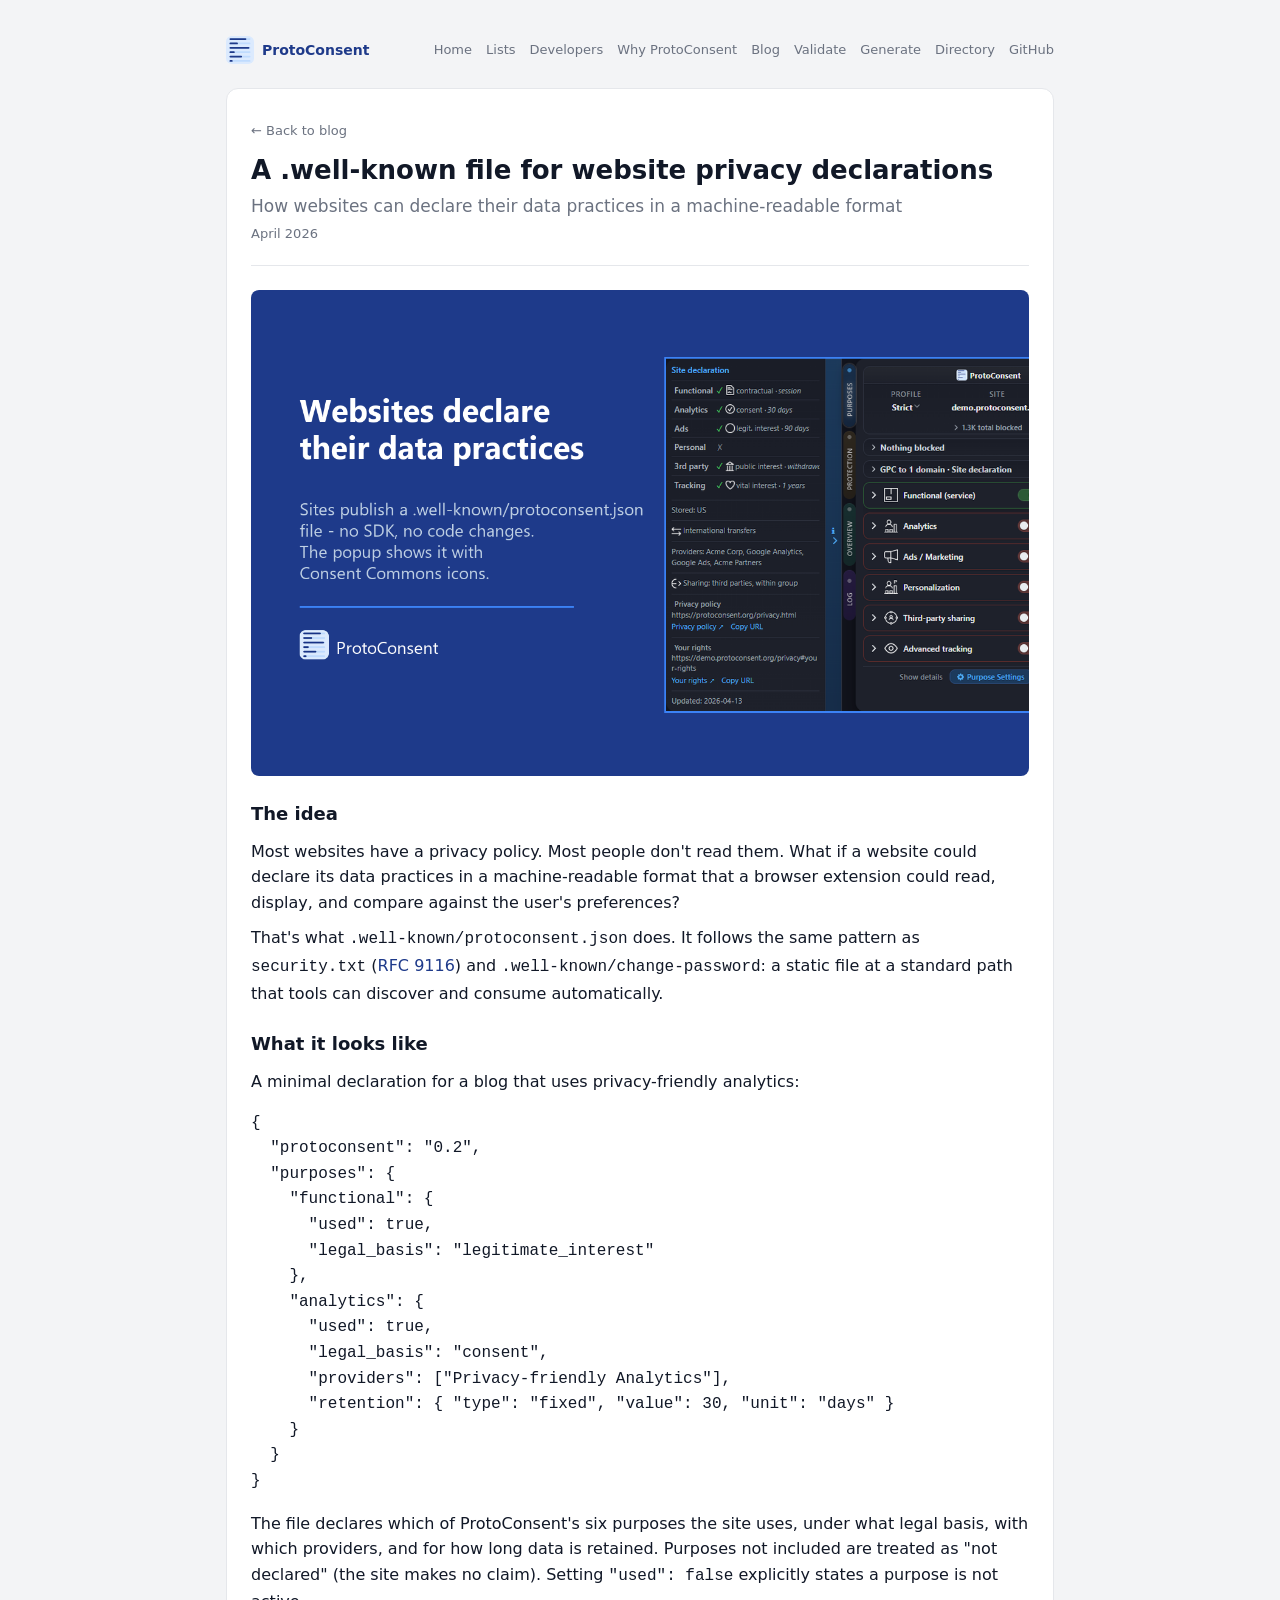
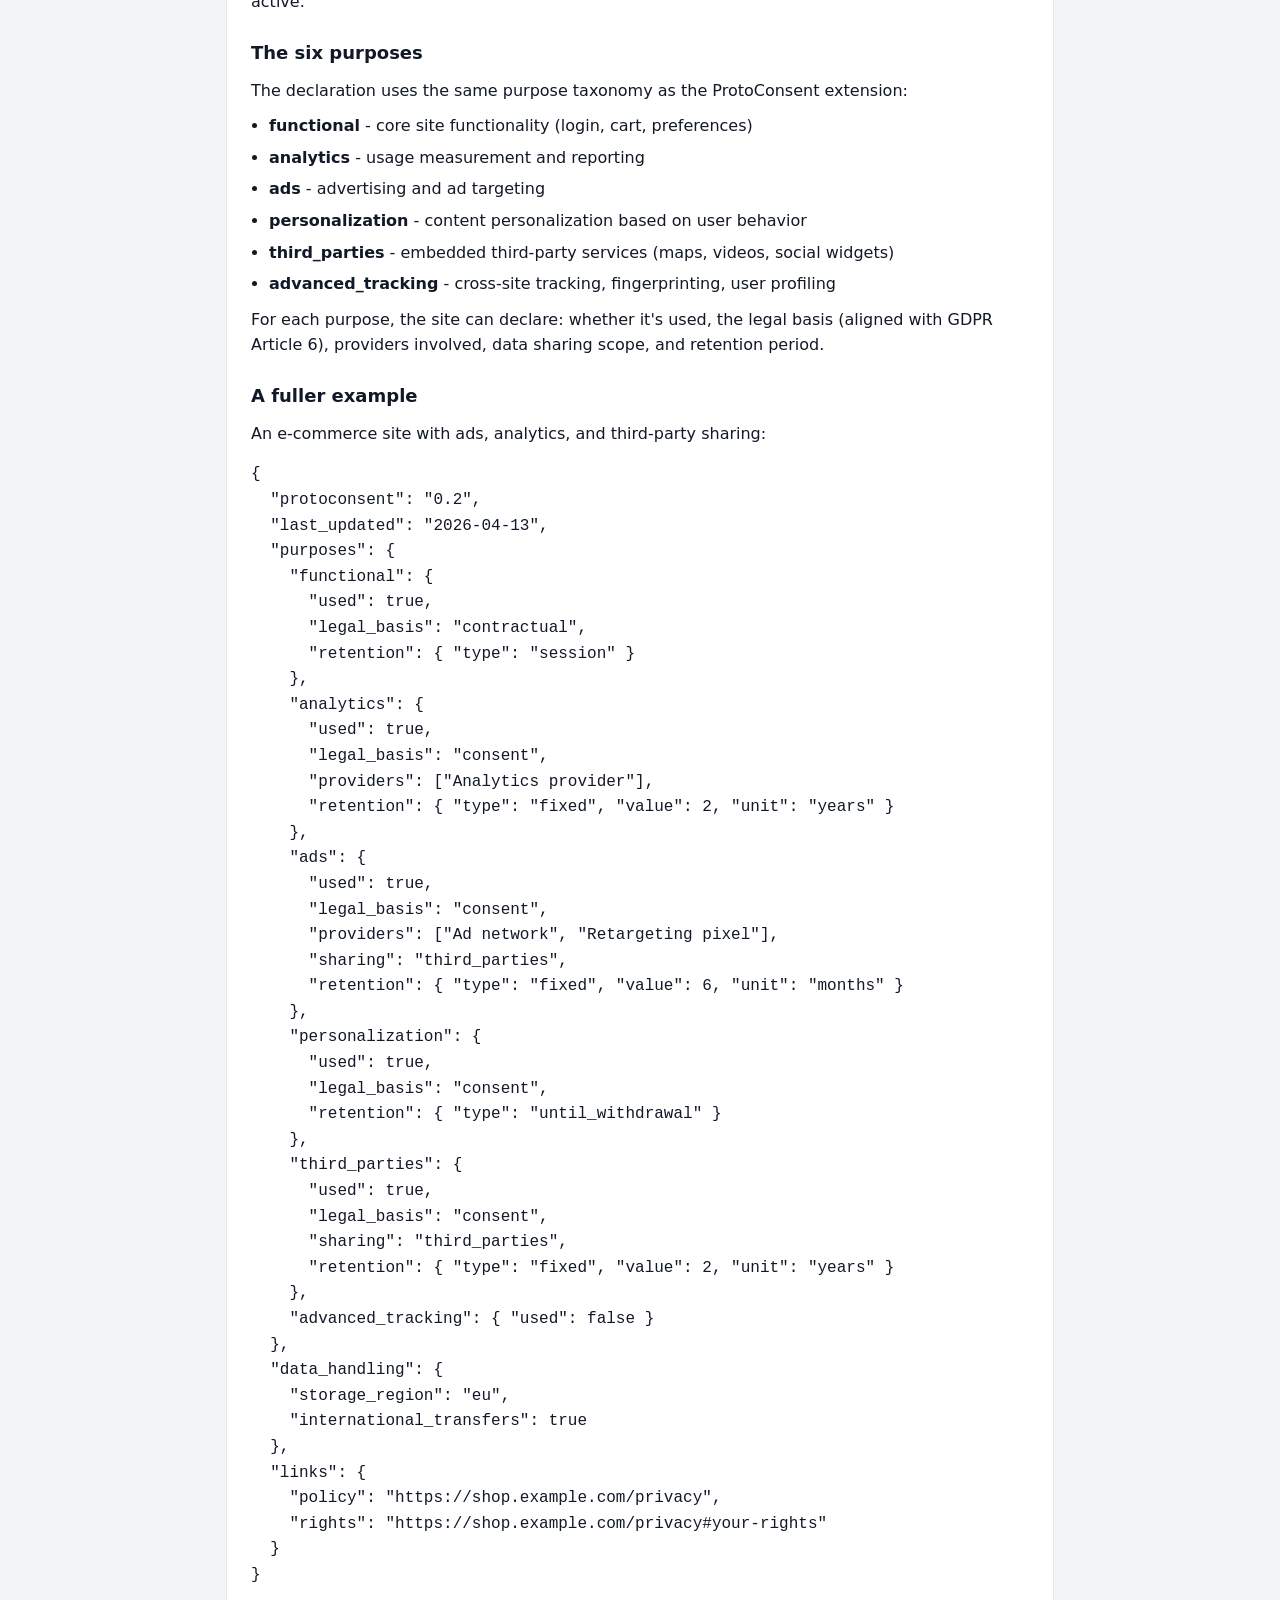
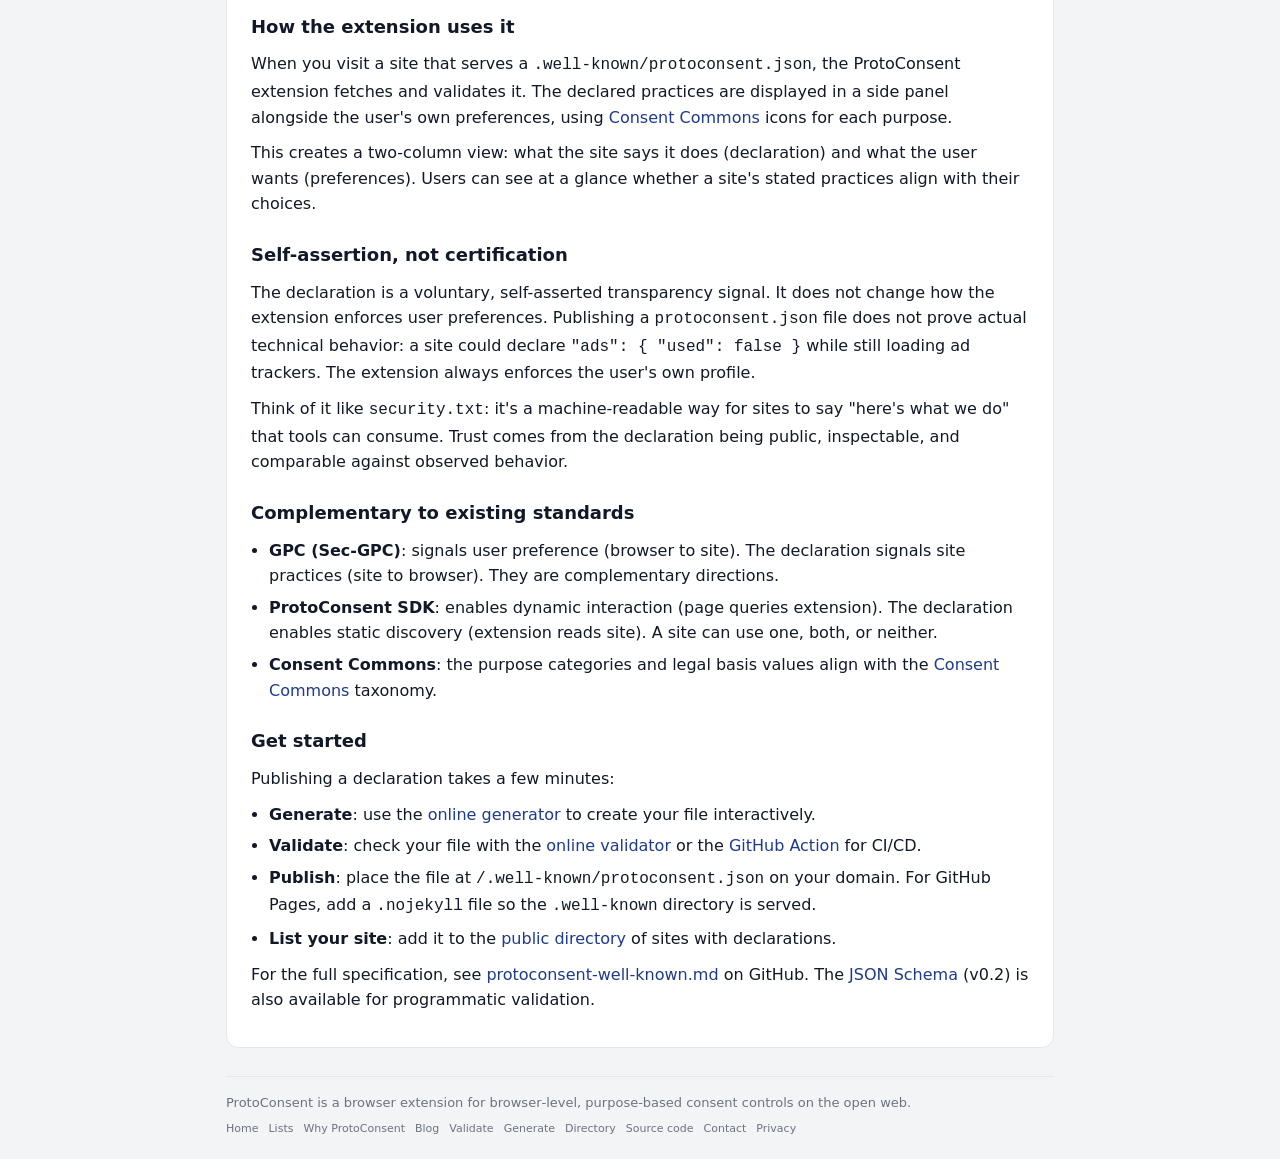
<file: blog/well-known-declaration.html>
<!DOCTYPE html>
<!--
  ProtoConsent browser extension
  Copyright (C) 2026 ProtoConsent contributors
  SPDX-License-Identifier: GPL-3.0-or-later
-->
<html lang="en">
<head>
  <meta charset="UTF-8">
  <title>Site Declarations | A .well-known file for website privacy transparency</title>
  <link rel="icon" type="image/svg+xml" sizes="any" href="../assets/logo/protoconsent_logo_bold.svg">
  <link rel="icon" type="image/png" sizes="32x32" href="../assets/logo/protoconsent_logo_32.png">
  <meta name="viewport" content="width=device-width, initial-scale=1">
  <meta name="description" content="Websites can declare their data practices with a JSON file at .well-known/protoconsent.json. This article explains the format, the design choices, and how to get started.">

  <!-- Open Graph -->
  <meta property="og:title" content="Site Declarations | A .well-known file for website privacy transparency">
  <meta property="og:description" content="Websites can declare their data practices with a JSON file at .well-known/protoconsent.json. Here's how it works.">
  <meta property="og:type" content="article">
  <meta property="og:url" content="https://protoconsent.org/blog/well-known-declaration.html">
  <meta property="og:image" content="https://protoconsent.org/assets/logo/protoconsent_logo_256.png">

  <!-- Twitter Card -->
  <meta name="twitter:card" content="summary">
  <meta name="twitter:title" content="Site Declarations | A .well-known file for website privacy transparency">
  <meta name="twitter:description" content="Websites can declare their data practices with a JSON file at .well-known/protoconsent.json. Here's how it works.">
  <meta name="twitter:image" content="https://protoconsent.org/assets/logo/protoconsent_logo_256.png">

  <meta http-equiv="Content-Security-Policy" content="default-src 'none'; style-src 'self'; img-src 'self'; form-action 'none'; base-uri 'none';">
  <link rel="stylesheet" href="../assets/css/style.css">
</head>
<body>
  <a href="#main-content" class="skip-link">Skip to content</a>
  <div class="page">
    <div class="container">
<!-- HEADER-START -->
      <header>
        <a href="../index.html" class="brand">
          <img src="../assets/logo/protoconsent_logo_bold.svg" alt="ProtoConsent" class="brand-mark" width="28" height="28">
          <div class="brand-name">ProtoConsent</div>
        </a>
        <input type="checkbox" id="nav-toggle" class="nav-toggle" aria-hidden="true">
        <label for="nav-toggle" class="nav-toggle-label" aria-label="Toggle menu"><span></span></label>
        <nav class="header-links-nav" aria-label="Main">
          <a class="header-link" href="../index.html">Home</a>
          <a class="header-link" href="../lists.html">Lists</a>
          <a class="header-link" href="../developers.html">Developers</a>
          <a class="header-link" href="../why.html">Why ProtoConsent</a>
          <a class="header-link" href="../blog/">Blog</a>
          <a class="header-link" href="../validate.html">Validate</a>
          <a class="header-link" href="../generate.html">Generate</a>
          <a class="header-link" href="../directory.html">Directory</a>
          <a class="header-link" href="https://github.com/ProtoConsent/ProtoConsent" target="_blank" rel="noopener noreferrer">GitHub</a>
        </nav>
      </header>
      <!-- HEADER-END -->

      <main id="main-content">
        <article class="article">
          <div class="article-header">
            <a href="index.html" class="article-back">&larr; Back to blog</a>
            <h1 class="article-title">A .well-known file for website privacy declarations</h1>
            <p class="article-subtitle">
              How websites can declare their data practices in a machine-readable format
            </p>
            <p class="article-date">April 2026</p>
          </div>

          <img src="../assets/blog/site-declaration.png" alt="Site declaration displayed in the ProtoConsent side panel" class="article-img" width="1280" height="800">

          <section class="article-section">
            <h2>The idea</h2>
            <p>
              Most websites have a privacy policy. Most people don't read them. What if a website could declare its data practices in a machine-readable format that a browser extension could read, display, and compare against the user's preferences?
            </p>
            <p>
              That's what <code>.well-known/protoconsent.json</code> does. It follows the same pattern as <code>security.txt</code> (<a href="https://www.rfc-editor.org/rfc/rfc9116" target="_blank" rel="noopener noreferrer">RFC 9116</a>) and <code>.well-known/change-password</code>: a static file at a standard path that tools can discover and consume automatically.
            </p>
          </section>

          <section class="article-section">
            <h2>What it looks like</h2>
            <p>
              A minimal declaration for a blog that uses privacy-friendly analytics:
            </p>
            <pre><code>{
  "protoconsent": "0.2",
  "purposes": {
    "functional": {
      "used": true,
      "legal_basis": "legitimate_interest"
    },
    "analytics": {
      "used": true,
      "legal_basis": "consent",
      "providers": ["Privacy-friendly Analytics"],
      "retention": { "type": "fixed", "value": 30, "unit": "days" }
    }
  }
}</code></pre>
            <p>
              The file declares which of ProtoConsent's six purposes the site uses, under what legal basis, with which providers, and for how long data is retained. Purposes not included are treated as "not declared" (the site makes no claim). Setting <code>"used": false</code> explicitly states a purpose is not active.
            </p>
          </section>

          <section class="article-section">
            <h2>The six purposes</h2>
            <p>
              The declaration uses the same purpose taxonomy as the ProtoConsent extension:
            </p>
            <ul>
              <li><strong>functional</strong> - core site functionality (login, cart, preferences)</li>
              <li><strong>analytics</strong> - usage measurement and reporting</li>
              <li><strong>ads</strong> - advertising and ad targeting</li>
              <li><strong>personalization</strong> - content personalization based on user behavior</li>
              <li><strong>third_parties</strong> - embedded third-party services (maps, videos, social widgets)</li>
              <li><strong>advanced_tracking</strong> - cross-site tracking, fingerprinting, user profiling</li>
            </ul>
            <p>
              For each purpose, the site can declare: whether it's used, the legal basis (aligned with GDPR Article 6), providers involved, data sharing scope, and retention period.
            </p>
          </section>

          <section class="article-section">
            <h2>A fuller example</h2>
            <p>
              An e-commerce site with ads, analytics, and third-party sharing:
            </p>
            <pre><code>{
  "protoconsent": "0.2",
  "last_updated": "2026-04-13",
  "purposes": {
    "functional": {
      "used": true,
      "legal_basis": "contractual",
      "retention": { "type": "session" }
    },
    "analytics": {
      "used": true,
      "legal_basis": "consent",
      "providers": ["Analytics provider"],
      "retention": { "type": "fixed", "value": 2, "unit": "years" }
    },
    "ads": {
      "used": true,
      "legal_basis": "consent",
      "providers": ["Ad network", "Retargeting pixel"],
      "sharing": "third_parties",
      "retention": { "type": "fixed", "value": 6, "unit": "months" }
    },
    "personalization": {
      "used": true,
      "legal_basis": "consent",
      "retention": { "type": "until_withdrawal" }
    },
    "third_parties": {
      "used": true,
      "legal_basis": "consent",
      "sharing": "third_parties",
      "retention": { "type": "fixed", "value": 2, "unit": "years" }
    },
    "advanced_tracking": { "used": false }
  },
  "data_handling": {
    "storage_region": "eu",
    "international_transfers": true
  },
  "links": {
    "policy": "https://shop.example.com/privacy",
    "rights": "https://shop.example.com/privacy#your-rights"
  }
}</code></pre>
          </section>

          <section class="article-section">
            <h2>How the extension uses it</h2>
            <p>
              When you visit a site that serves a <code>.well-known/protoconsent.json</code>, the ProtoConsent extension fetches and validates it. The declared practices are displayed in a side panel alongside the user's own preferences, using <a href="https://consentcommons.com/" target="_blank" rel="noopener noreferrer">Consent Commons</a> icons for each purpose.
            </p>
            <p>
              This creates a two-column view: what the site says it does (declaration) and what the user wants (preferences). Users can see at a glance whether a site's stated practices align with their choices.
            </p>
          </section>

          <section class="article-section">
            <h2>Self-assertion, not certification</h2>
            <p>
              The declaration is a voluntary, self-asserted transparency signal. It does not change how the extension enforces user preferences. Publishing a <code>protoconsent.json</code> file does not prove actual technical behavior: a site could declare <code>"ads": { "used": false }</code> while still loading ad trackers. The extension always enforces the user's own profile.
            </p>
            <p>
              Think of it like <code>security.txt</code>: it's a machine-readable way for sites to say "here's what we do" that tools can consume. Trust comes from the declaration being public, inspectable, and comparable against observed behavior.
            </p>
          </section>

          <section class="article-section">
            <h2>Complementary to existing standards</h2>
            <ul>
              <li><strong>GPC (Sec-GPC)</strong>: signals user preference (browser to site). The declaration signals site practices (site to browser). They are complementary directions.</li>
              <li><strong>ProtoConsent SDK</strong>: enables dynamic interaction (page queries extension). The declaration enables static discovery (extension reads site). A site can use one, both, or neither.</li>
              <li><strong>Consent Commons</strong>: the purpose categories and legal basis values align with the <a href="https://consentcommons.com/" target="_blank" rel="noopener noreferrer">Consent Commons</a> taxonomy.</li>
            </ul>
          </section>

          <section class="article-section">
            <h2>Get started</h2>
            <p>
              Publishing a declaration takes a few minutes:
            </p>
            <ul>
              <li><strong>Generate</strong>: use the <a href="../generate.html">online generator</a> to create your file interactively.</li>
              <li><strong>Validate</strong>: check your file with the <a href="../validate.html">online validator</a> or the <a href="https://github.com/ProtoConsent/validate-action" target="_blank" rel="noopener noreferrer">GitHub Action</a> for CI/CD.</li>
              <li><strong>Publish</strong>: place the file at <code>/.well-known/protoconsent.json</code> on your domain. For GitHub Pages, add a <code>.nojekyll</code> file so the <code>.well-known</code> directory is served.</li>
              <li><strong>List your site</strong>: add it to the <a href="../directory.html">public directory</a> of sites with declarations.</li>
            </ul>
            <p>
              For the full specification, see <a href="https://github.com/ProtoConsent/ProtoConsent/blob/main/design/spec/protoconsent-well-known.md" target="_blank" rel="noopener noreferrer">protoconsent-well-known.md</a> on GitHub. The <a href="https://github.com/ProtoConsent/ProtoConsent/blob/main/docs/schema/v0.2.json" target="_blank" rel="noopener noreferrer">JSON Schema</a> (v0.2) is also available for programmatic validation.
            </p>
          </section>
        </article>
      </main>

<!-- FOOTER-START -->
      <footer>
        <div>
          ProtoConsent is a browser extension for browser‑level, purpose‑based consent controls on the open web.
        </div>
        <nav class="footer-links" aria-label="Footer">
          <a href="../index.html">Home</a>
          <a href="../lists.html">Lists</a>
          <a href="../why.html">Why ProtoConsent</a>
          <a href="../blog/">Blog</a>
          <a href="../validate.html">Validate</a>
          <a href="../generate.html">Generate</a>
          <a href="../directory.html">Directory</a>
          <a href="https://github.com/ProtoConsent/ProtoConsent" target="_blank" rel="noopener noreferrer">Source code</a>
          <a href="mailto:contact@protoconsent.org">Contact</a>
          <a href="../privacy.html">Privacy</a>
        </nav>
      </footer>
      <!-- FOOTER-END -->
    </div>
  </div>
</body>
</html>
</file>
<file: assets/css/style.css>
/*
 * ProtoConsent browser extension
 * Copyright (C) 2026 ProtoConsent contributors
 * SPDX-License-Identifier: GPL-3.0-or-later
 */

:root {
  --pc-bg-light: #dbeafe;
  --pc-blue: #1e3a8a;
  --pc-body-bg: #f3f4f6;
  --pc-card-muted: #ebedf1;
  --pc-text-main: #111827;
  --pc-muted: #6b7280;
  --pc-border: #e5e7eb;
  --pc-white: #ffffff;
  --pc-accent: #2563eb;
}

* {
  box-sizing: border-box;
}

.skip-link {
  position: absolute;
  left: -9999px;
  top: 0;
  z-index: 100;
  background: var(--pc-blue);
  color: var(--pc-white);
  padding: 8px 16px;
  border-radius: 0 0 6px 0;
  font-size: 14px;
  text-decoration: none;
}

.skip-link:focus {
  left: 0;
}

body {
  margin: 0;
  font-family: system-ui, -apple-system, BlinkMacSystemFont, "Segoe UI", sans-serif;
  font-size: 16px;
  line-height: 1.6;
  color: var(--pc-text-main);
  background-color: var(--pc-body-bg);
}

a {
  color: var(--pc-blue);
  text-decoration: none;
}

a:hover {
  text-decoration: underline;
}

.page {
  min-height: 100vh;
  display: flex;
  flex-direction: column;
}

.container {
  width: 100%;
  max-width: 860px;
  margin: 0 auto;
  padding: 24px 16px 40px;
}

header {
  padding: 12px 0 24px;
  display: flex;
  justify-content: space-between;
  align-items: center;
}

.brand {
  display: flex;
  align-items: center;
  gap: 8px;
}

.brand-mark {
  width: 28px;
  height: 28px;
  border-radius: 4px;
  object-fit: contain;
}

.brand-name {
  font-size: 14px;
  font-weight: 600;
  color: var(--pc-blue);
}

.header-link {
  font-size: 13px;
  color: var(--pc-muted);
}

.header-links-nav {
  display: flex;
  align-items: center;
  gap: 14px;
}

/* Hamburger toggle (CSS-only, no JS) */
.nav-toggle { display: none; }
.nav-toggle-label { display: none; cursor: pointer; }
.nav-toggle-label span,
.nav-toggle-label span::before,
.nav-toggle-label span::after {
  display: block;
  background: var(--pc-muted);
  height: 2px;
  width: 20px;
  border-radius: 1px;
  position: relative;
  transition: transform 0.2s ease;
}
.nav-toggle-label span::before,
.nav-toggle-label span::after {
  content: '';
  position: absolute;
}
.nav-toggle-label span::before { top: -6px; }
.nav-toggle-label span::after  { top:  6px; }
.nav-toggle:checked + .nav-toggle-label span { background: transparent; }
.nav-toggle:checked + .nav-toggle-label span::before {
  top: 0; transform: rotate(45deg);
}
.nav-toggle:checked + .nav-toggle-label span::after {
  top: 0; transform: rotate(-45deg);
}

@media (max-width: 768px) {
  .nav-toggle-label {
    display: flex;
    align-items: center;
    padding: 8px;
  }
  .header-links-nav {
    display: none;
    position: absolute;
    top: 100%;
    right: 0;
    background: var(--pc-white);
    border: 1px solid var(--pc-border);
    border-radius: 8px;
    padding: 8px 0;
    flex-direction: column;
    gap: 0;
    min-width: 180px;
    box-shadow: 0 4px 12px rgba(0,0,0,0.08);
    z-index: 100;
  }
  .header-links-nav .header-link {
    padding: 8px 16px;
    display: block;
    border-radius: 4px;
  }
  .header-links-nav .header-link:hover {
    background-color: var(--pc-bg-light);
    color: var(--pc-blue);
    text-decoration: none;
  }
  .nav-toggle:checked ~ .header-links-nav { display: flex; }
  header { position: relative; }
}

main {
  flex: 1;
}

.hero {
  background-color: var(--pc-white);
  border-radius: 12px;
  border: 1px solid var(--pc-border);
  padding: 24px 20px 22px;
  margin-bottom: 18px;
}

.hero-logo {
  display: block;
  margin: 0 auto 12px;
  border-radius: 8px;
}

.hero-title {
  font-size: 24px;
  line-height: 1.25;
  margin: 0 0 8px;
  color: var(--pc-text-main);
}

.hero-subtitle {
  font-size: 16px;
  color: var(--pc-muted);
  margin: 0 0 20px;
}

.hero-badges {
  display: flex;
  flex-wrap: wrap;
  gap: 8px;
  justify-content: center;
  margin-bottom: 18px;
}

.hero-meta {
  border-top: 1px solid var(--pc-border);
  border-bottom: 1px solid var(--pc-border);
  background: var(--pc-bg-light);
  padding: 1.25rem 1.5rem;
}

.hero-pillars {
  display: flex;
  justify-content: center;
  gap: 2.5rem;
  max-width: 700px;
  margin: 0 auto;
}

.hero-pillar {
  text-align: center;
  flex: 1;
  min-width: 0;
}

.hero-pillar-icon {
  color: var(--pc-blue);
  margin-bottom: 6px;
}

.hero-pillar-label {
  font-weight: 600;
  font-size: 15px;
  color: var(--pc-blue);
  margin-bottom: 2px;
}

.hero-pillar-desc {
  font-size: 13px;
  color: var(--pc-muted);
  line-height: 1.4;
}

@media (max-width: 500px) {
  .hero-pillars {
    flex-direction: column;
    gap: 1rem;
    align-items: center;
  }
  .hero-pillar {
    max-width: 220px;
  }
}

.hero-meta-inner {
  max-width: 960px;
  margin: 0 auto;
  text-align: center;
  font-size: 0.95rem;
  color: var(--pc-blue);
}

.badge {
  display: inline-flex;
  align-items: center;
  gap: 6px;
  padding: 3px 9px;
  border-radius: 999px;
  background-color: var(--pc-bg-light);
  color: var(--pc-blue);
  font-size: 13px;
  border: 1px solid rgba(30, 58, 138, 0.1);
}

.badge-dot {
  width: 6px;
  height: 6px;
  border-radius: 999px;
  background-color: var(--pc-blue);
}

.hero-actions {
  display: flex;
  flex-wrap: wrap;
  gap: 10px;
  justify-content: center;
  margin-bottom: 4px;
}

.btn-primary {
  display: inline-flex;
  align-items: center;
  justify-content: center;
  padding: 7px 14px;
  border-radius: 999px;
  border: none;
  background-color: var(--pc-blue);
  color: #ffffff;
  font-size: 12px;
  font-weight: 500;
  cursor: pointer;
  text-decoration: none;
}

.btn-primary:hover {
  background-color: #1d4ed8;
  text-decoration: none;
}

.btn-secondary {
  font-size: 12px;
  color: var(--pc-blue);
  display: inline-flex;
  align-items: center;
  gap: 6px;
}

.grid {
  display: grid;
  grid-template-columns: minmax(0, 1.4fr) minmax(0, 1.4fr);
  gap: 16px;
  margin-top: 16px;
}

@media (max-width: 780px) {
  .grid {
    grid-template-columns: 1fr;
  }
}

.card {
  background-color: var(--pc-white);
  border-radius: 10px;
  border: 1px solid var(--pc-border);
  padding: 18px 24px 16px;
  display: flex;
  flex-direction: column;
}

.card > .screenshot:last-child {
  margin-top: auto;
  margin-bottom: auto;
}

.card-title {
  font-size: 13px;
  font-weight: 600;
  margin: 0 0 10px;
  text-transform: uppercase;
  letter-spacing: 0.05em;
  color: var(--pc-muted);
}

.card h3 {
  font-size: 16px;
  margin: 0 0 8px;
}

.card p {
  margin: 0 0 8px;
}

.card ul {
  margin: 10px 0 0;
  padding-left: 28px;
}

.card li {
  margin-bottom: 4px;
}

.pill-row {
  display: flex;
  flex-wrap: wrap;
  gap: 6px;
  margin-top: 8px;
}

.pill {
  padding: 3px 10px;
  border-radius: 999px;
  background-color: var(--pc-bg-light);
  color: var(--pc-blue);
  font-size: 13px;
  border: 1px solid rgba(30, 58, 138, 0.12);
}

.audience-block + .audience-block {
  margin-top: 8px;
  padding-top: 8px;
  border-top: 1px dashed var(--pc-border);
}

.audience-label {
  font-size: 13px;
  text-transform: uppercase;
  letter-spacing: 0.08em;
  color: var(--pc-muted);
  margin-bottom: 4px;
}

footer {
  border-top: 1px solid var(--pc-border);
  margin-top: 28px;
  padding-top: 16px;
  font-size: 13px;
  color: var(--pc-muted);
}

.footer-links {
  margin-top: 6px;
  display: flex;
  flex-wrap: wrap;
  gap: 10px;
  font-size: 11px;
}

.footer-links a {
  color: var(--pc-muted);
}

.grid-spaced {
  margin-top: 14px;
}

.card-spaced {
  margin-top: 14px;
}

/* Alternating card backgrounds */
.card-alt {
  background-color: var(--pc-bg-light);
  border-color: rgba(30, 58, 138, 0.1);
}

.card-mint {
  background-color: #ecfdf5;
  border-color: rgba(16, 120, 80, 0.1);
}

.card-alt .card-title {
  color: var(--pc-blue);
}

/* Muted grey card */
.card.card-muted {
  background-color: var(--pc-card-muted);
  border-color: #d4d7dc;
}

.cta-text {
  margin-bottom: 6px;
}

.screenshot {
  margin: 0 0 14px;
  padding: 24px 0 0;
  text-align: center;
}

.screenshot-pair {
  display: flex;
  gap: 20px;
  justify-content: center;
  flex-wrap: wrap;
}

.screenshot-pair img {
  max-height: 420px;
  width: auto;
  box-shadow: 0 2px 8px rgba(15, 23, 42, 0.10), 0 0 0 1px rgba(15, 23, 42, 0.06);
}

.screenshot img {
  max-width: 100%;
  height: auto;
  border-radius: 8px;
  border: 1px solid var(--pc-border);
}

.screenshot figcaption {
  font-size: 13px;
  color: var(--pc-muted);
  margin-top: 8px;
}

.code-block {
  background-color: #1e293b;
  color: #e2e8f0;
  border-radius: 8px;
  padding: 16px 18px;
  margin: 10px 0 14px;
  overflow-x: auto;
  font-family: "SF Mono", "Fira Code", "Fira Mono", Menlo, Consolas, monospace;
  font-size: 13px;
  line-height: 1.6;
}

.code-comment {
  color: #94a3b8;
}

/* Card inset panel (white box inside colored cards) */

.card .card-inset {
  background-color: var(--pc-white);
  border: 1px solid var(--pc-border);
  border-radius: 8px;
  padding: 16px 20px;
  margin-top: 6px;
}

/* SDK live test */

.sdk-demo-card {
  background-color: var(--pc-bg-light);
  border: 1px solid rgba(30, 58, 138, 0.12);
}

.sdk-demo-detected,
.sdk-demo-noext {
  background-color: var(--pc-white);
  border: 1px solid var(--pc-border);
  border-radius: 8px;
  padding: 12px 16px;
  margin-top: 6px;
}

.sdk-demo-noext {
  display: flex;
  align-items: center;
  gap: 10px;
  font-size: 15px;
  color: var(--pc-text-main);
}

.sdk-demo-profile {
  font-size: 15px;
  font-weight: 700;
  color: var(--pc-blue);
  margin-bottom: 10px;
  text-transform: capitalize;
}

.sdk-demo-purposes {
  display: flex;
  flex-wrap: wrap;
  gap: 6px;
}

.sdk-demo-purpose {
  display: inline-block;
  padding: 3px 10px;
  border-radius: 999px;
  font-size: 13px;
  border: 1px solid;
}

.sdk-demo-purpose.is-allowed {
  background-color: #dcfce7;
  color: #166534;
  border-color: rgba(22, 101, 52, 0.15);
}

.sdk-demo-purpose.is-blocked {
  background-color: #fee2e2;
  color: #991b1b;
  border-color: rgba(153, 27, 27, 0.15);
}

.sdk-demo-icon {
  flex-shrink: 0;
}

/* Article page (why.html) */

.article {
  background-color: var(--pc-white);
  border-radius: 12px;
  border: 1px solid var(--pc-border);
  padding: 28px 24px 24px;
}

.article-header {
  margin-bottom: 24px;
  padding-bottom: 20px;
  border-bottom: 1px solid var(--pc-border);
}

.article-back {
  font-size: 13px;
  color: var(--pc-muted);
  display: inline-block;
  margin-bottom: 12px;
}

.article-title {
  font-size: 26px;
  line-height: 1.25;
  margin: 0 0 8px;
  color: var(--pc-text-main);
}

.article-subtitle {
  font-size: 17px;
  color: var(--pc-muted);
  margin: 0;
  line-height: 1.5;
}

.article-date {
  font-size: 13px;
  color: var(--pc-muted);
  margin: 4px 0 0;
}

.article .hero-meta {
  border-top: none;
  margin-bottom: 24px;
}

.article-img {
  display: block;
  max-width: 100%;
  height: auto;
  border-radius: 8px;
  margin: 0 0 24px;
}

.article-section {
  margin-bottom: 24px;
}

.article-section:last-child {
  margin-bottom: 0;
}

.article-section h2 {
  font-size: 18px;
  margin: 0 0 10px;
  color: var(--pc-text-main);
}

.article-section p {
  margin: 0 0 10px;
}

.article-section ul {
  margin: 8px 0 10px;
  padding-left: 18px;
}

.article-section li {
  margin-bottom: 6px;
}

.policy-table {
  width: 100%;
  border-collapse: collapse;
  font-size: 14px;
  margin-top: 12px;
}

.policy-table th,
.policy-table td {
  text-align: left;
  padding: 8px 12px;
  border-bottom: 1px solid var(--pc-border);
}

.policy-table th {
  font-weight: 600;
  color: var(--pc-blue);
}

.policy-table td:first-child {
  white-space: nowrap;
}

.policy-table + p {
  margin-top: 16px;
}

/* Validator page (validate.html) */

.vld-input-row {
  margin-bottom: 12px;
}

.vld-label {
  display: block;
  font-size: 13px;
  font-weight: 600;
  color: var(--pc-muted);
  text-transform: uppercase;
  letter-spacing: 0.05em;
  margin-bottom: 6px;
}

.vld-field-group {
  display: flex;
  gap: 8px;
}

.vld-input {
  flex: 1;
  padding: 8px 12px;
  font-size: 15px;
  border: 1px solid var(--pc-border);
  border-radius: 8px;
  background: var(--pc-white);
  color: var(--pc-text-main);
  font-family: inherit;
}

.vld-input:focus {
  outline: 2px solid var(--pc-blue);
  outline-offset: -1px;
}

.vld-textarea {
  width: 100%;
  padding: 10px 12px;
  font-size: 13px;
  font-family: "SF Mono", "Fira Code", Menlo, Consolas, monospace;
  line-height: 1.5;
  border: 1px solid var(--pc-border);
  border-radius: 8px;
  background: var(--pc-white);
  color: var(--pc-text-main);
  resize: vertical;
}

.vld-textarea:focus {
  outline: 2px solid var(--pc-blue);
  outline-offset: -1px;
}

.vld-actions {
  display: flex;
  gap: 8px;
  margin-top: 8px;
  align-items: center;
}

.vld-btn {
  padding: 8px 16px;
  font-size: 13px;
  white-space: nowrap;
  border: none;
  cursor: pointer;
}

.vld-btn:disabled {
  opacity: 0.5;
  cursor: not-allowed;
}

.vld-file-label {
  display: inline-flex;
  align-items: center;
  padding: 7px 14px;
  border-radius: 999px;
  border: 1px solid var(--pc-border);
  background: var(--pc-white);
  color: var(--pc-blue);
  font-size: 13px;
  cursor: pointer;
}

.vld-file-label:hover {
  background: var(--pc-bg-light);
}

.vld-file-input {
  display: none;
}

/* Results */

.vld-summary {
  padding: 10px 14px;
  border-radius: 8px;
  font-size: 14px;
  font-weight: 600;
  margin-bottom: 12px;
}

.vld-summary--pass {
  background: #dcfce7;
  color: #166534;
  border: 1px solid rgba(22, 101, 52, 0.15);
}

.vld-summary--fail {
  background: #fee2e2;
  color: #991b1b;
  border: 1px solid rgba(153, 27, 27, 0.15);
}

.vld-check {
  display: flex;
  align-items: baseline;
  gap: 8px;
  padding: 4px 0;
  font-size: 14px;
}

.vld-check-icon {
  flex-shrink: 0;
  width: 16px;
  text-align: center;
  font-weight: 700;
}

.vld-check--pass { color: #166534; }
.vld-check--error { color: #991b1b; }
.vld-check--warn { color: #92400e; }
.vld-check--info { color: var(--pc-muted); }

/* Preview */

.vld-preview-box {
  background: var(--pc-white);
  border: 1px solid var(--pc-border);
  border-radius: 8px;
  padding: 14px 16px;
}

.vld-preview-row {
  display: flex;
  align-items: center;
  gap: 8px;
  padding: 3px 0;
  font-size: 14px;
}

.vld-preview-purpose {
  width: 130px;
  flex-shrink: 0;
  font-weight: 500;
}

.vld-preview-status {
  width: 20px;
  text-align: center;
  font-weight: 700;
}

.vld-preview--used { color: #166534; }
.vld-preview--notused { color: #991b1b; }
.vld-preview--nd { color: var(--pc-muted); }

.vld-preview-basis {
  color: var(--pc-muted);
  font-size: 13px;
  display: inline-flex;
  align-items: center;
  gap: 4px;
}

.vld-preview-detail {
  color: var(--pc-muted);
  font-size: 12px;
  margin-left: auto;
}

.vld-preview-icon {
  vertical-align: middle;
}

.vld-preview-data {
  font-size: 13px;
  color: var(--pc-muted);
  padding: 3px 0;
  border-top: 1px solid var(--pc-border);
  margin-top: 4px;
  padding-top: 6px;
}

.vld-preview-data + .vld-preview-data {
  border-top: none;
  margin-top: 0;
  padding-top: 2px;
}

.vld-preview-link--url {
  color: var(--pc-muted);
  font-size: 12px;
  margin-left: 6px;
  word-break: break-all;
}

.vld-preview-link {
  margin-left: 6px;
  font-size: 12px;
  color: var(--pc-accent);
  text-decoration: none;
}
.vld-preview-link:hover { text-decoration: underline; }

.vld-preview-warning {
  margin-left: 6px;
  font-size: 11px;
  color: var(--pc-danger, #dc2626);
}

.vld-error-snippet {
  background: #1e293b;
  color: #e2e8f0;
  border-radius: 8px;
  padding: 12px 14px;
  margin: 8px 0;
  overflow-x: auto;
  font-family: "SF Mono", "Fira Code", Menlo, Consolas, monospace;
  font-size: 13px;
  line-height: 1.6;
}

/* ── Generator (generate.html) ── */

#gen-purposes {
  display: grid;
  grid-template-columns: 1fr 1fr;
  gap: 8px;
}

.gen-purpose {
  display: flex;
  flex-wrap: wrap;
  align-items: center;
  gap: 10px;
  padding: 12px 16px;
  border: 1px solid var(--pc-border);
  border-radius: 8px;
  background: var(--pc-body-bg);
  overflow: hidden;
}

.gen-purpose-name {
  font-weight: 600;
  font-size: 14px;
  min-width: 100px;
}

/* Toggle switch */
.gen-toggle {
  position: relative;
  display: inline-block;
  width: 36px;
  height: 20px;
  flex-shrink: 0;
}

.gen-toggle input {
  opacity: 0;
  width: 0;
  height: 0;
  position: absolute;
}

.gen-toggle-track {
  position: absolute;
  inset: 0;
  background: #9ca3af;
  border-radius: 10px;
  cursor: pointer;
  transition: background 0.2s;
}

.gen-toggle-track::after {
  content: "";
  position: absolute;
  top: 2px;
  left: 2px;
  width: 16px;
  height: 16px;
  background: var(--pc-white);
  border-radius: 50%;
  transition: transform 0.2s;
}

.gen-toggle input:checked + .gen-toggle-track {
  background: var(--pc-blue);
}

.gen-toggle input:checked + .gen-toggle-track::after {
  transform: translateX(16px);
}

.gen-toggle input:focus-visible + .gen-toggle-track {
  outline: 2px solid var(--pc-blue);
  outline-offset: 2px;
}

.gen-used-label {
  font-size: 13px;
  color: var(--pc-text-main);
  text-transform: uppercase;
  letter-spacing: 0.05em;
}

/* Optional fields */
.gen-opts {
  width: 100%;
  display: none;
  flex-direction: column;
  gap: 8px;
  padding-top: 8px;
  border-top: 1px solid var(--pc-border);
  margin-top: 4px;
}

.gen-opts.is-open {
  display: flex;
}

.gen-field {
  display: flex;
  align-items: center;
  gap: 8px;
  flex-wrap: wrap;
}

.gen-field-label {
  font-size: 13px;
  color: var(--pc-muted);
  text-transform: uppercase;
  letter-spacing: 0.05em;
  font-weight: 600;
  min-width: 100px;
  flex-shrink: 0;
}

.gen-select {
  flex: 1;
  max-width: 260px;
  padding: 8px 12px;
  font-size: 15px;
  font-family: inherit;
  border: 1px solid var(--pc-border);
  border-radius: 8px;
  background: var(--pc-white);
  color: var(--pc-text-main);
  appearance: auto;
}

.gen-select:focus {
  outline: 2px solid var(--pc-blue);
  outline-offset: -1px;
}

.gen-input {
  flex: 1;
  max-width: 260px;
  padding: 8px 12px;
  font-size: 15px;
  font-family: inherit;
  border: 1px solid var(--pc-border);
  border-radius: 8px;
  background: var(--pc-white);
  color: var(--pc-text-main);
}

.gen-input:focus {
  outline: 2px solid var(--pc-blue);
  outline-offset: -1px;
}

.gen-input.is-invalid {
  border-color: #dc2626;
}

.gen-input.is-invalid:focus {
  outline-color: #dc2626;
}

.gen-input-wide {
  display: block;
  width: 100%;
  padding: 10px 14px;
  font-size: 15px;
  font-family: inherit;
  border: 1px solid var(--pc-border);
  border-radius: 8px;
  background: var(--pc-white);
  color: var(--pc-text-main);
}

.gen-input-wide:focus {
  outline: 2px solid var(--pc-blue);
  outline-offset: -1px;
}

.gen-input-wide.is-invalid {
  border-color: #dc2626;
}

.gen-input-wide.is-invalid:focus {
  outline-color: #dc2626;
}

.gen-hint {
  font-size: 12px;
  color: var(--pc-muted);
}

.gen-hint.is-invalid {
  color: #dc2626;
}

.gen-section-opt {
  padding: 14px;
  border: 1px solid var(--pc-border);
  border-radius: 8px;
  background: var(--pc-body-bg);
}

.gen-section-opt .gen-field {
  margin-bottom: 8px;
}

.gen-section-opt .gen-field:last-child {
  margin-bottom: 0;
}

.gen-output {
  width: 100%;
  min-height: 380px;
  padding: 10px 12px;
  font-family: "SF Mono", "Fira Code", Menlo, Consolas, monospace;
  font-size: 13px;
  line-height: 1.5;
  border: 1px solid var(--pc-border);
  border-radius: 8px;
  background: #f9fafb;
  color: var(--pc-text-main);
  resize: vertical;
}

.gen-actions {
  display: flex;
  gap: 8px;
  margin-top: 10px;
  align-items: center;
  flex-wrap: wrap;
}

.gen-actions .btn-primary {
  min-width: 120px;
}

.gen-validate-link {
  font-size: 13px;
  color: var(--pc-accent);
  margin-left: auto;
}

/* Template selector */
.gen-template-bar {
  display: flex;
  align-items: center;
  gap: 12px;
  flex-wrap: wrap;
}

.gen-template-select {
  max-width: 300px;
}

.gen-optional-label {
  font-weight: normal;
  font-size: 13px;
  color: var(--pc-muted);
}

.gen-retention-extra {
  display: none;
  gap: 8px;
  align-items: center;
}

.gen-retention-extra.is-visible {
  display: flex;
}

.gen-input-number {
  width: 80px;
  padding: 6px 8px;
  font-size: 13px;
  border: 1px solid var(--pc-border);
  border-radius: 6px;
  background: #fff;
  color: var(--pc-text-main);
}

.gen-input-number:focus {
  outline: none;
  border-color: var(--pc-accent);
  box-shadow: 0 0 0 2px rgba(37, 99, 235, 0.15);
}

@media (max-width: 600px) {
  #gen-purposes { grid-template-columns: 1fr; }
  .gen-purpose-name { min-width: 90px; }
  .gen-field { flex-wrap: wrap; }
  .gen-field-label { min-width: auto; }
  .gen-select, .gen-input { max-width: 100%; }
  .gen-validate-link { margin-left: 0; margin-top: 4px; }
  .gen-template-select { max-width: 100%; }
}

/* --- Directory page --- */

.dir-count {
  font-size: 13px;
  color: var(--pc-muted);
  text-transform: uppercase;
  letter-spacing: 0.05em;
  font-weight: 600;
  margin-bottom: 16px;
}

.dir-card {
  border: 1px solid var(--pc-border);
  border-radius: 8px;
  padding: 16px;
  margin-bottom: 12px;
  background: var(--pc-white);
}

.dir-card-header {
  display: flex;
  align-items: center;
  gap: 8px;
  margin-bottom: 8px;
}

.dir-card-domain {
  font-size: 16px;
  font-weight: 600;
  color: var(--pc-blue);
  text-decoration: none;
}

.dir-card-domain:hover {
  text-decoration: underline;
}

.dir-card-version {
  font-size: 11px;
  font-weight: 600;
  color: var(--pc-accent);
  background: var(--pc-bg-light);
  padding: 2px 8px;
  border-radius: 999px;
}

.dir-card-meta {
  display: flex;
  gap: 16px;
  font-size: 13px;
  color: var(--pc-muted);
  margin-bottom: 10px;
}

.dir-card-actions {
  display: flex;
  gap: 8px;
}

.dir-empty,
.dir-error {
  font-size: 14px;
  color: var(--pc-muted);
  text-align: center;
  padding: 32px 0;
}

.dir-error {
  color: #991b1b;
}

/* --- Store badges --- */

.store-badges-row {
  display: flex;
  flex-wrap: wrap;
  gap: 12px;
  align-items: center;
  justify-content: center;
}

.store-badges-row + .store-badges-row {
  margin-top: 10px;
}

.store-badges-secondary {
  gap: 16px;
}

.store-badges {
  display: flex;
  flex-wrap: wrap;
  gap: 10px;
  align-items: center;
  justify-content: center;
  margin-top: 12px;
  margin-bottom: 18px;
}

.store-badge-official {
  display: inline-flex;
  align-items: center;
}

.store-badge-official img {
  width: auto;
  min-width: 32px;
}

.store-badge-pending {
  display: inline-flex;
  align-items: center;
  gap: 8px;
  padding: 6px 14px;
  border-radius: 8px;
  border: 1px solid var(--pc-border);
  background: var(--pc-white);
  font-size: 13px;
  color: var(--pc-muted);
  text-decoration: none;
}

a.store-badge-pending {
  color: var(--pc-text);
}

a.store-badge-pending img {
  width: auto;
  height: 22px;
  filter: none;
}

span.store-badge-pending img {
  width: 20px;
  height: 20px;
  filter: grayscale(1) opacity(0.5);
}

.store-badge-pending .store-badge-note {
  font-size: 11px;
  color: var(--pc-muted);
}

.store-badge-compat {
  display: block;
  width: 100%;
  text-align: center;
  font-size: 13px;
  color: var(--pc-muted);
  margin-top: 4px;
  margin-bottom: 12px;
}

.store-badges-stack {
  flex-direction: column;
  align-items: center;
}
</file>
